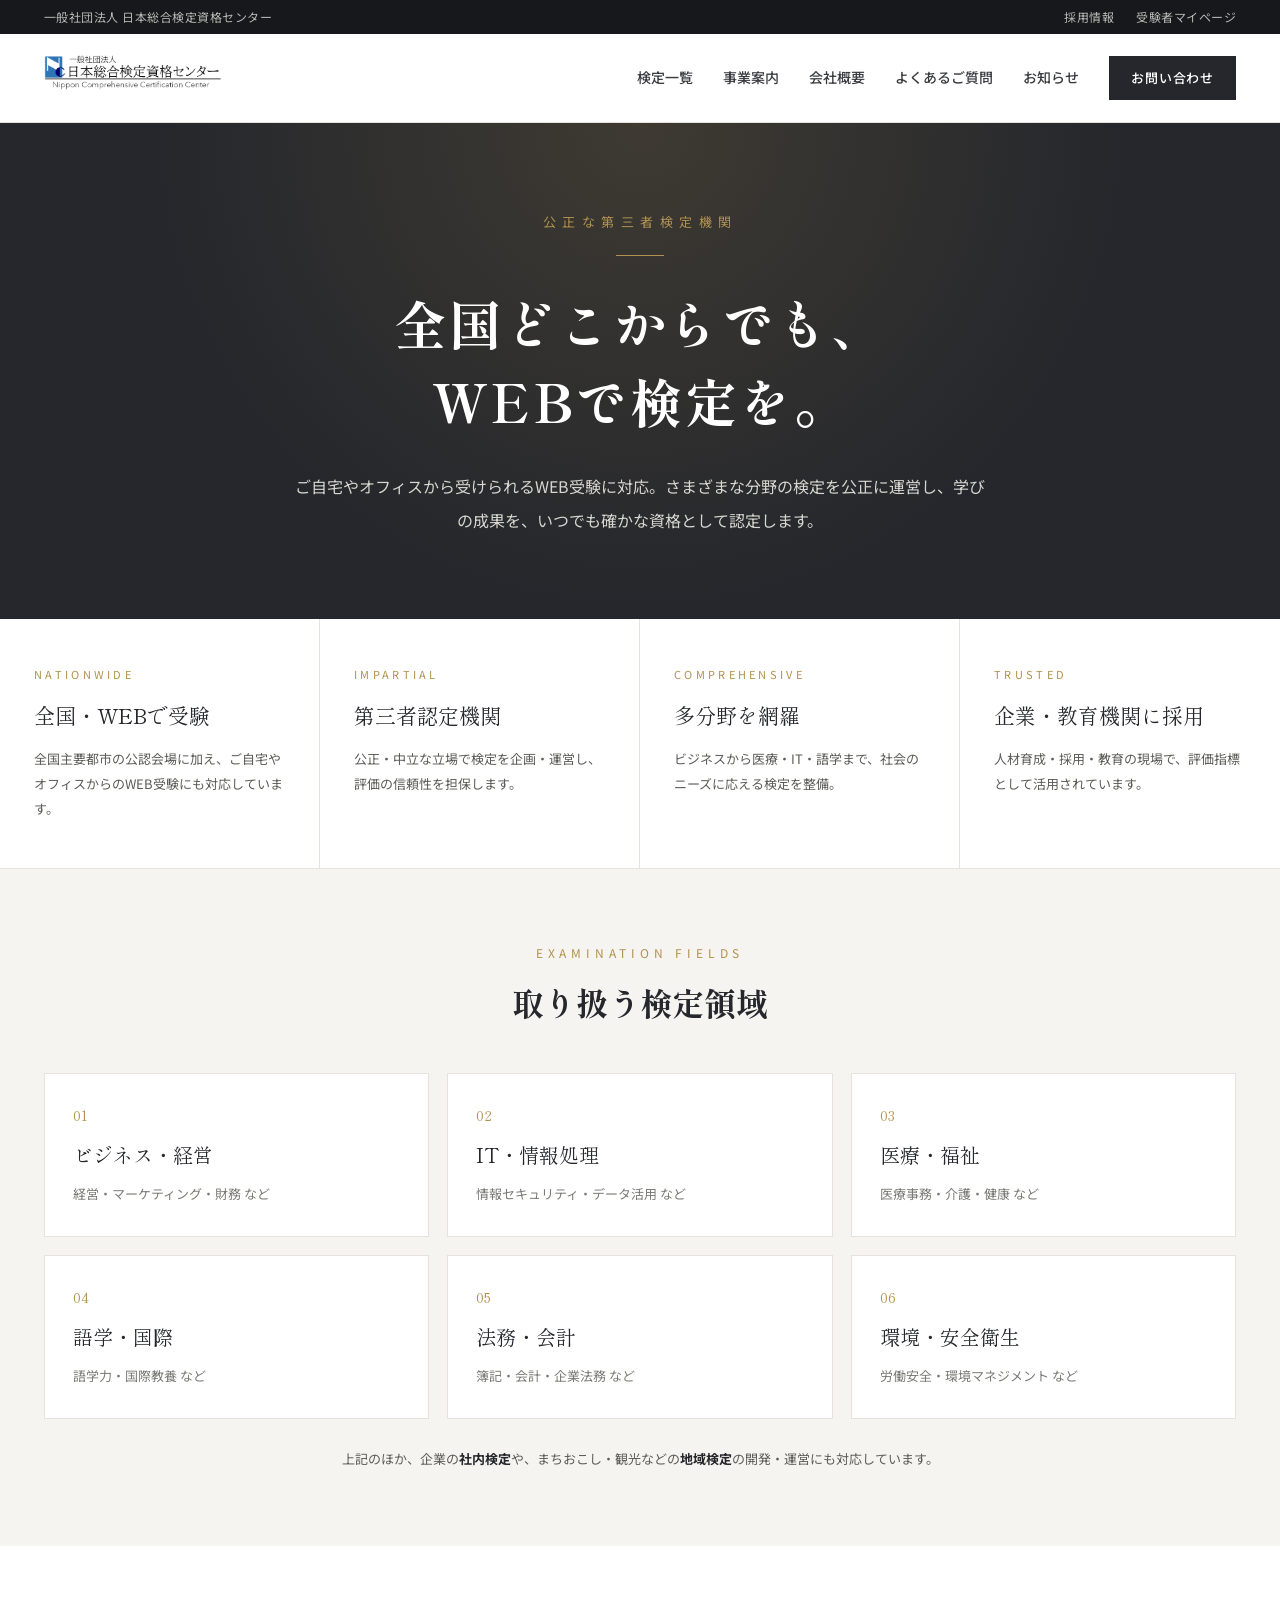
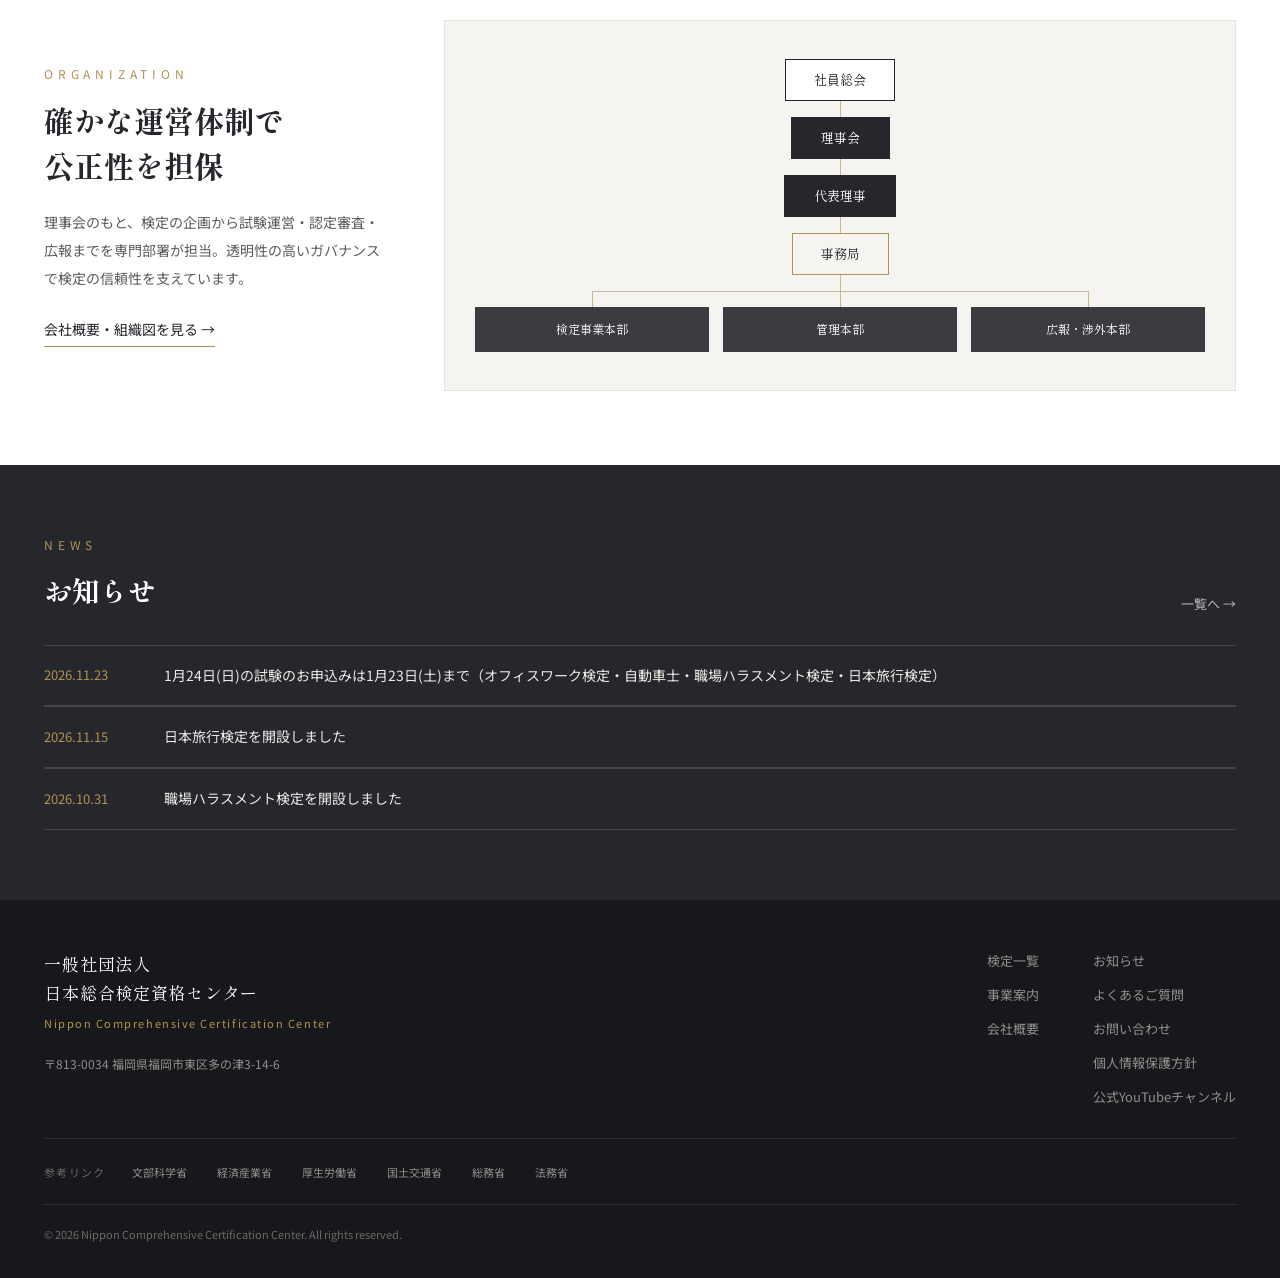
<file: index.html>
<!DOCTYPE html>
<html lang="ja">
<head>
<!-- Google tag (gtag.js) -->
<script async src="https://www.googletagmanager.com/gtag/js?id=G-DT82KPRKSF"></script>
<script>
  window.dataLayer = window.dataLayer || [];
  function gtag(){dataLayer.push(arguments);}
  gtag('js', new Date());
  gtag('config', 'G-DT82KPRKSF');
</script>
<meta charset="utf-8">
<meta name="viewport" content="width=device-width, initial-scale=1">
<meta name="format-detection" content="telephone=no,address=no,email=no">
<meta name="google-site-verification" content="-kDift8Qa4Vks39oOHflIef_TW5a2pNYYRvmZuTj3CE" />
<title>一般社団法人 日本総合検定資格センター</title>
<meta name="description" content="全国どこからでもWEBで受検できる、公正な第三者検定機関。さまざまな分野の検定を企画・運営し、学びの成果を確かな資格として認定します。">
<link rel="canonical" href="https://kentei-center.or.jp/">
<meta name="robots" content="index,follow">
<meta property="og:type" content="website">
<meta property="og:site_name" content="一般社団法人 日本総合検定資格センター">
<meta property="og:locale" content="ja_JP">
<meta property="og:title" content="一般社団法人 日本総合検定資格センター">
<meta property="og:description" content="全国どこからでもWEBで受検できる、公正な第三者検定機関。さまざまな分野の検定を企画・運営し、学びの成果を確かな資格として認定します。">
<meta property="og:url" content="https://kentei-center.or.jp/">
<meta property="og:image" content="https://kentei-center.or.jp/assets/ogp.png">
<meta name="twitter:card" content="summary_large_image">
<meta name="twitter:title" content="一般社団法人 日本総合検定資格センター">
<meta name="twitter:description" content="全国どこからでもWEBで受検できる、公正な第三者検定機関。さまざまな分野の検定を企画・運営し、学びの成果を確かな資格として認定します。">
<meta name="twitter:image" content="https://kentei-center.or.jp/assets/ogp.png">

<link rel="preconnect" href="https://fonts.googleapis.com">
<link rel="preconnect" href="https://fonts.gstatic.com" crossorigin>
<link href="https://fonts.googleapis.com/css2?family=Noto+Sans+JP:wght@400;500;700&family=Shippori+Mincho:wght@500;600;700;800&display=swap" rel="stylesheet">
<link rel="icon" href="favicon.ico" sizes="48x48">
<link rel="icon" href="assets/favicon-32.png" type="image/png" sizes="32x32">
<link rel="icon" href="assets/favicon-192.png" type="image/png" sizes="192x192">
<link rel="apple-touch-icon" href="assets/apple-touch-icon.png">
<link rel="stylesheet" href="css/styles.css">
<script src="js/main.js" defer></script>
<script src="js/news.js" defer></script>
<script type="application/ld+json">
{
  "@context": "https://schema.org",
  "@type": "Organization",
  "name": "一般社団法人 日本総合検定資格センター",
  "alternateName": "Nippon Comprehensive Certification Center",
  "url": "https://kentei-center.or.jp/",
  "logo": "https://kentei-center.or.jp/assets/ogp.png",
  "description": "全国どこからでもWEBで受検できる、公正な第三者検定機関。さまざまな分野の検定を企画・運営し、学びの成果を確かな資格として認定します。",
  "address": {
    "@type": "PostalAddress",
    "postalCode": "813-0034",
    "addressRegion": "福岡県",
    "addressLocality": "福岡市東区",
    "streetAddress": "多の津3-14-6",
    "addressCountry": "JP"
  },
  "contactPoint": {
    "@type": "ContactPoint",
    "contactType": "customer support",
    "email": "info@kentei-center.or.jp",
    "url": "https://kentei-center.or.jp/contact.html"
  }
}
</script>
</head>
<body>
<div class="site">

  <!-- トップバー -->
  <div class="topbar px">
    <span class="topbar__org">一般社団法人 日本総合検定資格センター</span>
    <div class="topbar__links">
      <a href="recruit.html">採用情報</a>
      <span class="is-plain">受験者マイページ</span>
    </div>
  </div>

  <!-- ヘッダー -->
  <header class="header">
    <a class="header__logo" href="index.html"><img src="assets/logo-t.png" alt="一般社団法人 日本総合検定資格センター" width="1045" height="283"></a>
    <button class="nav-toggle" type="button" aria-label="メニューを開閉" aria-expanded="false"><span></span><span></span><span></span></button>
    <nav class="nav">
      <a href="kentei.html">検定一覧</a>
      <a href="business.html">事業案内</a>
      <a href="about.html">会社概要</a>
      <a href="faq.html">よくあるご質問</a>
      <a href="news.html">お知らせ</a>
      <a class="nav__cta" href="contact.html">お問い合わせ</a>
    </nav>
  </header>

  <!-- ヒーロー -->
  <section class="hero">
    <div class="hero__eyebrow">公正な第三者検定機関</div>
    <div class="hero__rule"></div>
    <h1 class="hero__title">全国どこからでも、<br>WEBで検定を。</h1>
    <p class="hero__lead">ご自宅やオフィスから受けられるWEB受験に対応。さまざまな分野の検定を公正に運営し、学びの成果を、いつでも確かな資格として認定します。</p>
  </section>

  <!-- 信頼バンド（数値を使わず規模感を示す） -->
  <section class="trust">
    <div class="trust__cell">
      <div class="trust__en">NATIONWIDE</div>
      <div class="trust__ttl">全国・WEBで受験</div>
      <div class="trust__desc">全国主要都市の公認会場に加え、ご自宅やオフィスからのWEB受験にも対応しています。</div>
    </div>
    <div class="trust__cell">
      <div class="trust__en">IMPARTIAL</div>
      <div class="trust__ttl">第三者認定機関</div>
      <div class="trust__desc">公正・中立な立場で検定を企画・運営し、評価の信頼性を担保します。</div>
    </div>
    <div class="trust__cell">
      <div class="trust__en">COMPREHENSIVE</div>
      <div class="trust__ttl">多分野を網羅</div>
      <div class="trust__desc">ビジネスから医療・IT・語学まで、社会のニーズに応える検定を整備。</div>
    </div>
    <div class="trust__cell">
      <div class="trust__en">TRUSTED</div>
      <div class="trust__ttl">企業・教育機関に採用</div>
      <div class="trust__desc">人材育成・採用・教育の現場で、評価指標として活用されています。</div>
    </div>
  </section>

  <!-- 取り扱う検定領域 -->
  <section class="section section--paper">
    <div class="section-head">
      <div class="eyebrow">EXAMINATION FIELDS</div>
      <h2>取り扱う検定領域</h2>
    </div>
    <div class="card-grid">
      <div class="card"><div class="card__no">01</div><div class="card__ttl">ビジネス・経営</div><div class="card__desc">経営・マーケティング・財務 など</div></div>
      <div class="card"><div class="card__no">02</div><div class="card__ttl">IT・情報処理</div><div class="card__desc">情報セキュリティ・データ活用 など</div></div>
      <div class="card"><div class="card__no">03</div><div class="card__ttl">医療・福祉</div><div class="card__desc">医療事務・介護・健康 など</div></div>
      <div class="card"><div class="card__no">04</div><div class="card__ttl">語学・国際</div><div class="card__desc">語学力・国際教養 など</div></div>
      <div class="card"><div class="card__no">05</div><div class="card__ttl">法務・会計</div><div class="card__desc">簿記・会計・企業法務 など</div></div>
      <div class="card"><div class="card__no">06</div><div class="card__ttl">環境・安全衛生</div><div class="card__desc">労働安全・環境マネジメント など</div></div>
    </div>
    <p class="note-center">上記のほか、企業の<strong>社内検定</strong>や、まちおこし・観光などの<strong>地域検定</strong>の開発・運営にも対応しています。</p>
  </section>

  <!-- 組織体制ティザー -->
  <section class="org-teaser">
    <div class="org-teaser__grid">
      <div>
        <div class="eyebrow">ORGANIZATION</div>
        <h2 class="org-teaser__ttl">確かな運営体制で<br>公正性を担保</h2>
        <p class="org-teaser__txt">理事会のもと、検定の企画から試験運営・認定審査・広報までを専門部署が担当。透明性の高いガバナンスで検定の信頼性を支えています。</p>
        <a class="org-teaser__link" href="about.html">会社概要・組織図を見る →</a>
      </div>
      <div class="org-teaser__chart">
        <div class="org-center"><span class="orgbox orgbox--outline">社員総会</span></div>
        <div class="orgline"></div>
        <div class="org-center"><span class="orgbox orgbox--dark">理事会</span></div>
        <div class="orgline"></div>
        <div class="org-center"><span class="orgbox orgbox--dark">代表理事</span></div>
        <div class="orgline"></div>
        <div class="org-center"><span class="orgbox orgbox--gold">事務局</span></div>
        <div class="orgline"></div>
        <div class="org-branch">
          <div class="org-branch__bar"></div>
          <div class="org-branch__cols">
            <div class="org-branch__col"><div class="orgline"></div><div class="orgbox orgbox--unit">検定事業本部</div></div>
            <div class="org-branch__col"><div class="orgline"></div><div class="orgbox orgbox--unit">管理本部</div></div>
            <div class="org-branch__col"><div class="orgline"></div><div class="orgbox orgbox--unit">広報・渉外本部</div></div>
          </div>
        </div>
      </div>
    </div>
  </section>

  <!-- お知らせ -->
  <section class="news-band">
    <div class="news-band__head">
      <div>
        <div class="eyebrow">NEWS</div>
        <h2>お知らせ</h2>
      </div>
      <a class="news-band__more" href="news.html">一覧へ →</a>
    </div>
    <div id="news-latest"></div>
  </section>

  <!-- フッター -->
  <footer class="footer">
    <div class="footer__top">
      <div>
        <a class="footer__brand" href="index.html">
          <div class="footer__name">一般社団法人<br>日本総合検定資格センター</div>
          <div class="footer__en">Nippon Comprehensive Certification Center</div>
        </a>
        <div class="footer__addr">〒813-0034 福岡県福岡市東区多の津3-14-6</div>
      </div>
      <div class="footer__nav">
        <div class="footer__col">
          <a href="kentei.html">検定一覧</a>
          <a href="business.html">事業案内</a>
          <a href="about.html">会社概要</a>
        </div>
        <div class="footer__col">
          <a href="news.html">お知らせ</a>
          <a href="faq.html">よくあるご質問</a>
          <a href="contact.html">お問い合わせ</a>
          <a href="privacy.html">個人情報保護方針</a>
          <a href="https://www.youtube.com/@kentei-center" target="_blank" rel="noopener">公式YouTubeチャンネル</a>
        </div>
      </div>
    </div>
    <div class="footer__links">
      <span class="footer__links-ttl">参考リンク</span>
      <div class="footer__links-list">
        <a href="https://www.mext.go.jp/" target="_blank" rel="noopener">文部科学省</a>
        <a href="https://www.meti.go.jp/" target="_blank" rel="noopener">経済産業省</a>
        <a href="https://www.mhlw.go.jp/" target="_blank" rel="noopener">厚生労働省</a>
        <a href="https://www.mlit.go.jp/" target="_blank" rel="noopener">国土交通省</a>
        <a href="https://www.soumu.go.jp/" target="_blank" rel="noopener">総務省</a>
        <a href="https://www.moj.go.jp/" target="_blank" rel="noopener">法務省</a>
      </div>
    </div>
    <div class="footer__copy">© 2026 Nippon Comprehensive Certification Center. All rights reserved.</div>
  </footer>

</div>
</body>
</html>
</file>
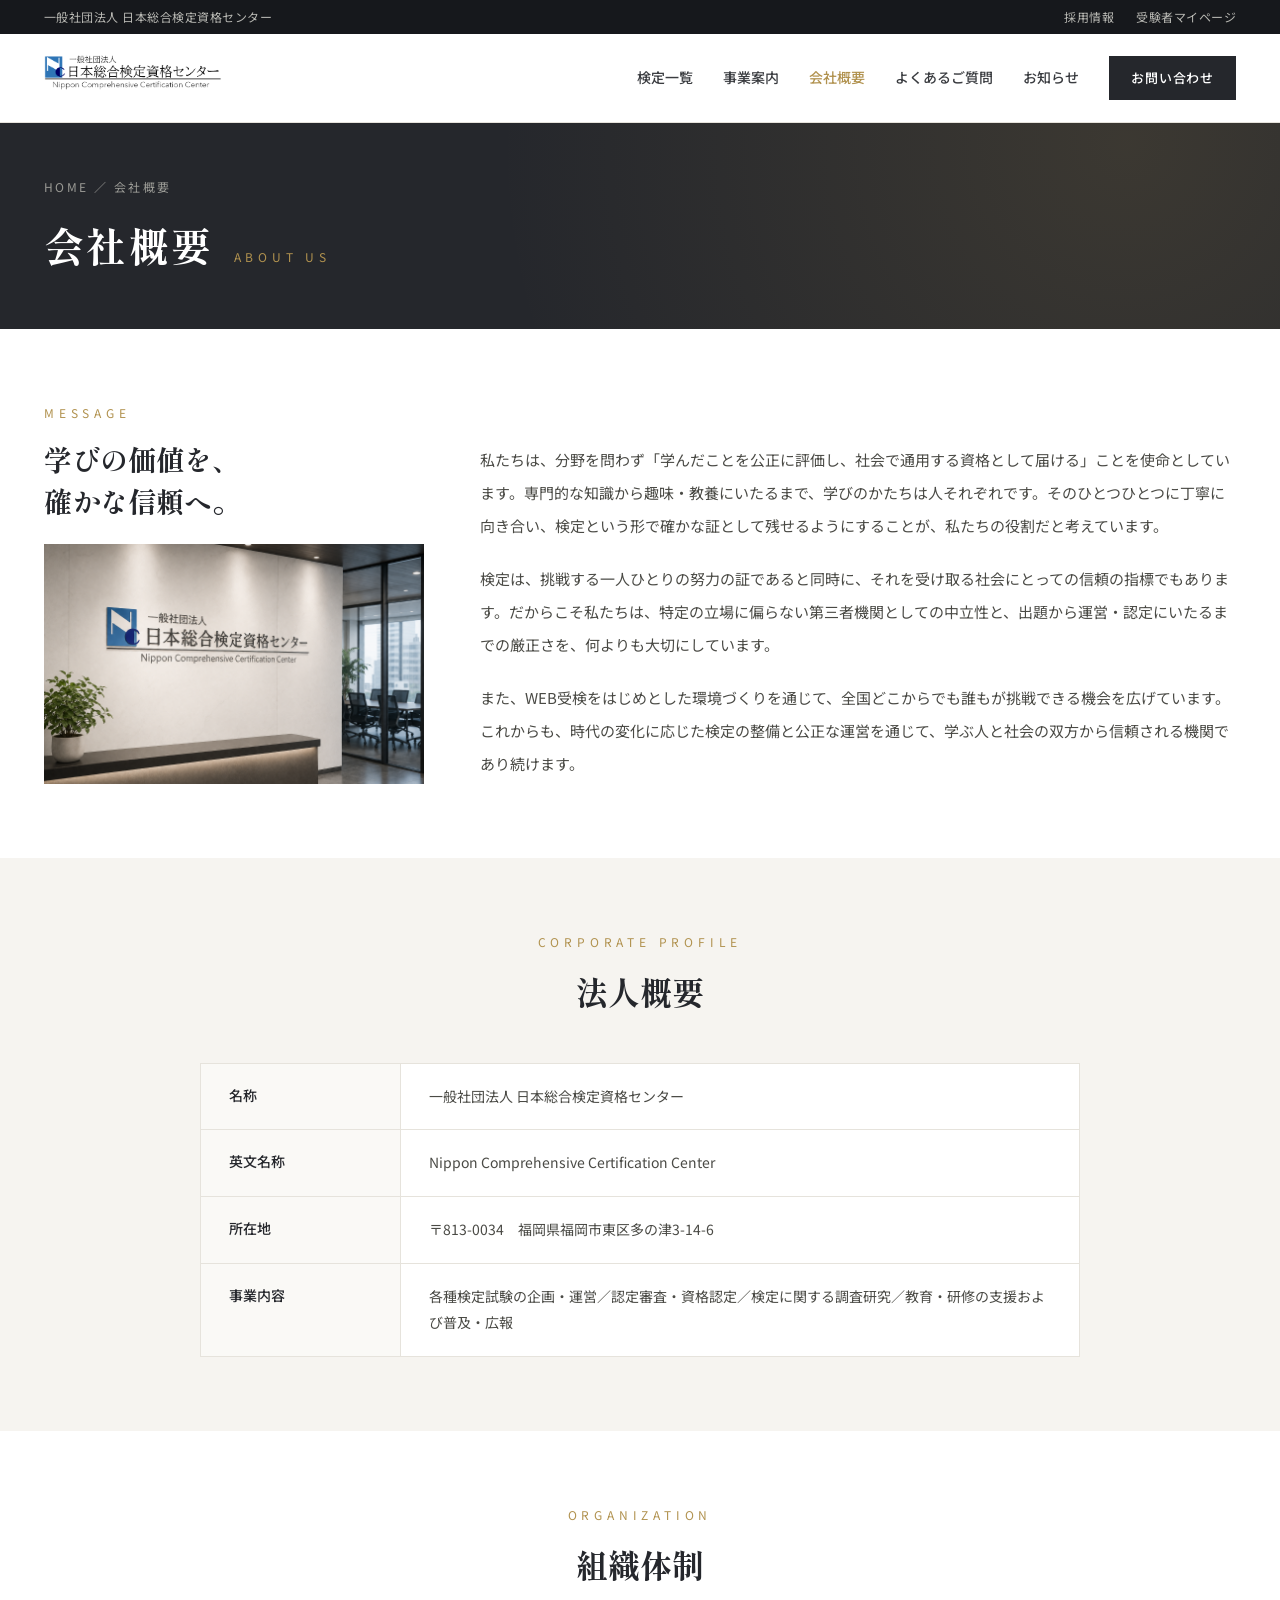
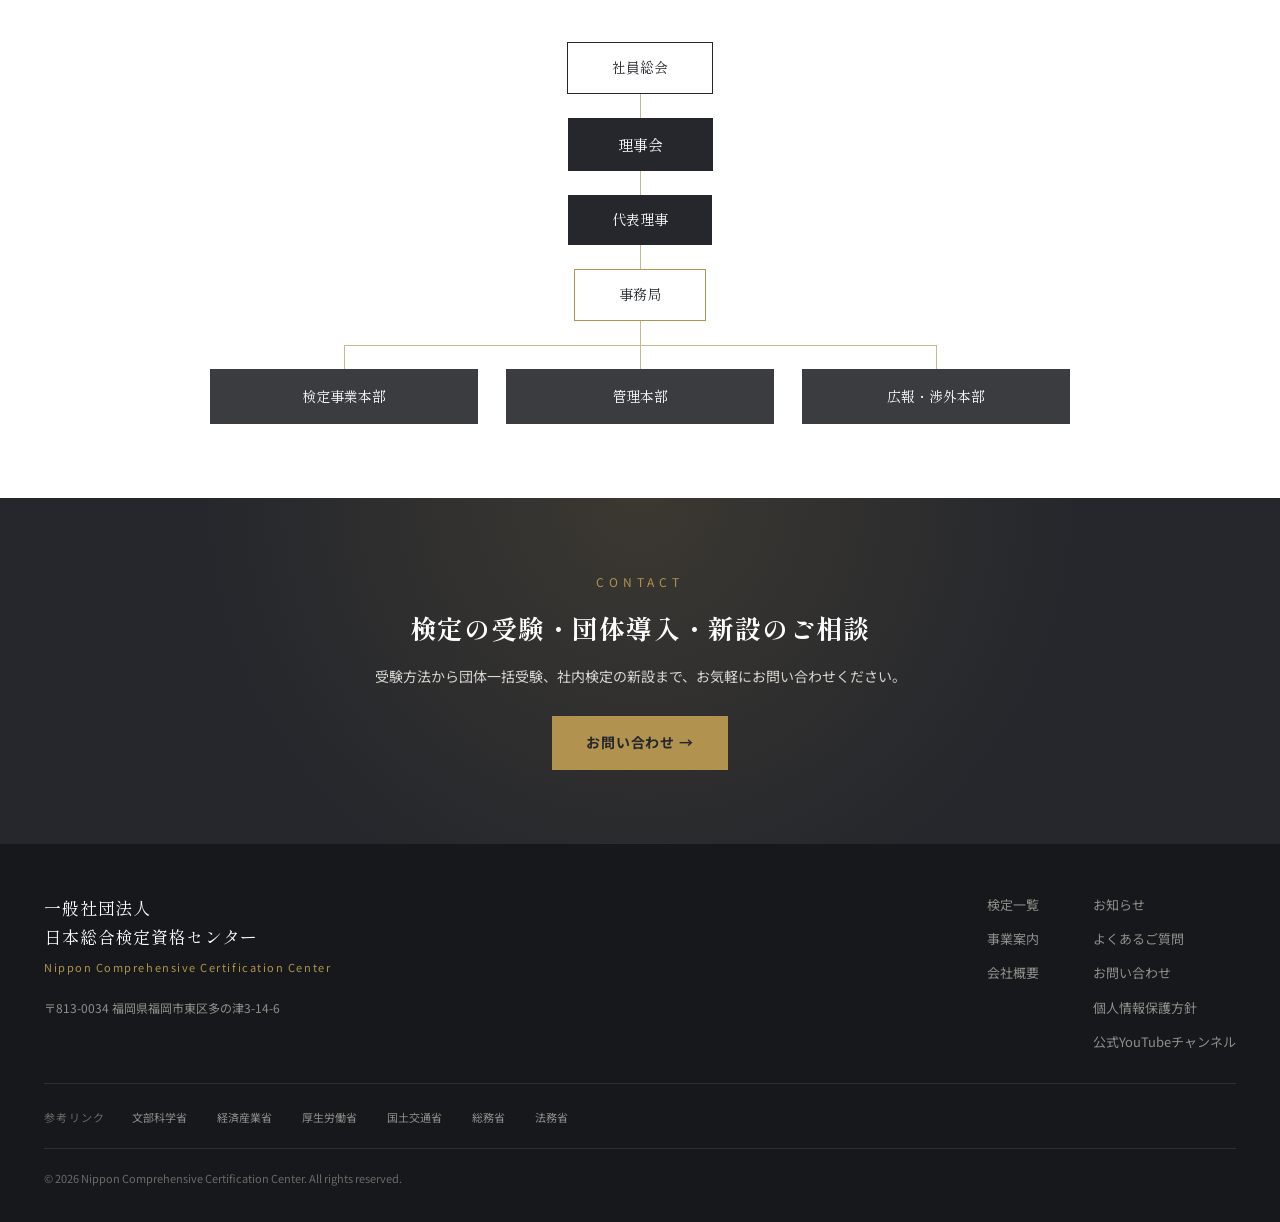
<file: about.html>
<!DOCTYPE html>
<html lang="ja">
<head>
<!-- Google tag (gtag.js) -->
<script async src="https://www.googletagmanager.com/gtag/js?id=G-DT82KPRKSF"></script>
<script>
  window.dataLayer = window.dataLayer || [];
  function gtag(){dataLayer.push(arguments);}
  gtag('js', new Date());
  gtag('config', 'G-DT82KPRKSF');
</script>
<meta charset="utf-8">
<meta name="viewport" content="width=device-width, initial-scale=1">
<meta name="format-detection" content="telephone=no,address=no,email=no">
<title>会社概要 | 一般社団法人 日本総合検定資格センター</title>
<meta name="description" content="一般社団法人 日本総合検定資格センターの会社概要。法人概要・組織体制（組織図）をご紹介します。">
<link rel="canonical" href="https://kentei-center.or.jp/about.html">
<meta name="robots" content="index,follow">
<meta property="og:type" content="website">
<meta property="og:site_name" content="一般社団法人 日本総合検定資格センター">
<meta property="og:locale" content="ja_JP">
<meta property="og:title" content="会社概要 | 一般社団法人 日本総合検定資格センター">
<meta property="og:description" content="一般社団法人 日本総合検定資格センターの会社概要。法人概要・組織体制（組織図）をご紹介します。">
<meta property="og:url" content="https://kentei-center.or.jp/about.html">
<meta property="og:image" content="https://kentei-center.or.jp/assets/ogp.png">
<meta name="twitter:card" content="summary_large_image">
<meta name="twitter:title" content="会社概要 | 一般社団法人 日本総合検定資格センター">
<meta name="twitter:description" content="一般社団法人 日本総合検定資格センターの会社概要。法人概要・組織体制（組織図）をご紹介します。">
<meta name="twitter:image" content="https://kentei-center.or.jp/assets/ogp.png">

<link rel="preconnect" href="https://fonts.googleapis.com">
<link rel="preconnect" href="https://fonts.gstatic.com" crossorigin>
<link href="https://fonts.googleapis.com/css2?family=Noto+Sans+JP:wght@400;500;700&family=Shippori+Mincho:wght@500;600;700;800&display=swap" rel="stylesheet">
<link rel="icon" href="favicon.ico" sizes="48x48">
<link rel="icon" href="assets/favicon-32.png" type="image/png" sizes="32x32">
<link rel="icon" href="assets/favicon-192.png" type="image/png" sizes="192x192">
<link rel="apple-touch-icon" href="assets/apple-touch-icon.png">
<link rel="stylesheet" href="css/styles.css">
<script src="js/main.js" defer></script>
<script type="application/ld+json">
{
  "@context": "https://schema.org",
  "@type": "BreadcrumbList",
  "itemListElement": [
    {
      "@type": "ListItem",
      "position": 1,
      "name": "HOME",
      "item": "https://kentei-center.or.jp/"
    },
    {
      "@type": "ListItem",
      "position": 2,
      "name": "会社概要",
      "item": "https://kentei-center.or.jp/about.html"
    }
  ]
}
</script>
</head>
<body>
<div class="site">

  <div class="topbar px">
    <span class="topbar__org">一般社団法人 日本総合検定資格センター</span>
    <div class="topbar__links">
      <a href="recruit.html">採用情報</a>
      <span class="is-plain">受験者マイページ</span>
    </div>
  </div>

  <header class="header">
    <a class="header__logo" href="index.html"><img src="assets/logo-t.png" alt="一般社団法人 日本総合検定資格センター" width="1045" height="283"></a>
    <button class="nav-toggle" type="button" aria-label="メニューを開閉" aria-expanded="false"><span></span><span></span><span></span></button>
    <nav class="nav">
      <a href="kentei.html">検定一覧</a>
      <a href="business.html">事業案内</a>
      <a class="is-active" href="about.html">会社概要</a>
      <a href="faq.html">よくあるご質問</a>
      <a href="news.html">お知らせ</a>
      <a class="nav__cta" href="contact.html">お問い合わせ</a>
    </nav>
  </header>

  <section class="page-title">
    <div class="breadcrumb"><a href="index.html">HOME</a> ／ 会社概要</div>
    <div class="page-title__row">
      <h1>会社概要</h1>
      <span class="page-title__en">ABOUT US</span>
    </div>
  </section>

  <!-- 代表挨拶 -->
  <section class="message">
    <div>
      <div class="eyebrow">MESSAGE</div>
      <h2 class="message__ttl">学びの価値を、<br>確かな信頼へ。</h2>
      <div class="message__photo" style="background-image:url('assets/reception.png')"></div>
    </div>
    <div class="message__body">
      <p>私たちは、分野を問わず「学んだことを公正に評価し、社会で通用する資格として届ける」ことを使命としています。専門的な知識から趣味・教養にいたるまで、学びのかたちは人それぞれです。そのひとつひとつに丁寧に向き合い、検定という形で確かな証として残せるようにすることが、私たちの役割だと考えています。</p>
      <p>検定は、挑戦する一人ひとりの努力の証であると同時に、それを受け取る社会にとっての信頼の指標でもあります。だからこそ私たちは、特定の立場に偏らない第三者機関としての中立性と、出題から運営・認定にいたるまでの厳正さを、何よりも大切にしています。</p>
      <p>また、WEB受検をはじめとした環境づくりを通じて、全国どこからでも誰もが挑戦できる機会を広げています。これからも、時代の変化に応じた検定の整備と公正な運営を通じて、学ぶ人と社会の双方から信頼される機関であり続けます。</p>
    </div>
  </section>

  <!-- 法人概要 -->
  <section class="section section--paper">
    <div class="section-head">
      <div class="eyebrow">CORPORATE PROFILE</div>
      <h2>法人概要</h2>
    </div>
    <div class="profile">
      <div class="profile__row"><div class="profile__k">名称</div><div class="profile__v">一般社団法人 日本総合検定資格センター</div></div>
      <div class="profile__row"><div class="profile__k">英文名称</div><div class="profile__v">Nippon Comprehensive Certification Center</div></div>
      <div class="profile__row"><div class="profile__k">所在地</div><div class="profile__v">〒813-0034　福岡県福岡市東区多の津3-14-6</div></div>
      <div class="profile__row"><div class="profile__k">事業内容</div><div class="profile__v">各種検定試験の企画・運営／認定審査・資格認定／検定に関する調査研究／教育・研修の支援および普及・広報</div></div>
    </div>
  </section>

  <!-- 組織体制（組織図） -->
  <section class="section section--white">
    <div class="section-head" style="margin-bottom:50px">
      <div class="eyebrow">ORGANIZATION</div>
      <h2>組織体制</h2>
    </div>
    <div class="orgchart">
      <div class="orgchart__row"><div class="obox obox--assembly">社員総会</div></div>
      <div class="orgchart__line"></div>
      <div class="orgchart__row"><div class="obox obox--board">理事会</div></div>
      <div class="orgchart__line"></div>
      <div class="orgchart__row"><div class="obox obox--rep">代表理事</div></div>
      <div class="orgchart__line"></div>
      <div class="orgchart__row"><div class="obox obox--office">事務局</div></div>
      <div class="orgchart__line"></div>
      <div class="orgchart__branch">
        <div class="orgchart__bar"></div>
        <div class="orgchart__cols">
          <div class="orgchart__col"><div class="orgchart__stub"></div><div class="obox obox--unit">検定事業本部</div></div>
          <div class="orgchart__col"><div class="orgchart__stub"></div><div class="obox obox--unit">管理本部</div></div>
          <div class="orgchart__col"><div class="orgchart__stub"></div><div class="obox obox--unit">広報・渉外本部</div></div>
        </div>
      </div>
    </div>
  </section>

  <!-- お問い合わせCTA -->
  <section class="section--dark cta-band" style="padding-top:74px;padding-bottom:74px">
    <div class="eyebrow" style="margin-bottom:14px">CONTACT</div>
    <h2 style="line-height:1.6">検定の受験・団体導入・新設のご相談</h2>
    <p>受験方法から団体一括受験、社内検定の新設まで、お気軽にお問い合わせください。</p>
    <a class="btn btn--gold" href="contact.html">お問い合わせ →</a>
  </section>

  <footer class="footer">
    <div class="footer__top">
      <div>
        <a class="footer__brand" href="index.html">
          <div class="footer__name">一般社団法人<br>日本総合検定資格センター</div>
          <div class="footer__en">Nippon Comprehensive Certification Center</div>
        </a>
        <div class="footer__addr">〒813-0034 福岡県福岡市東区多の津3-14-6</div>
      </div>
      <div class="footer__nav">
        <div class="footer__col">
          <a href="kentei.html">検定一覧</a>
          <a href="business.html">事業案内</a>
          <a href="about.html">会社概要</a>
        </div>
        <div class="footer__col">
          <a href="news.html">お知らせ</a>
          <a href="faq.html">よくあるご質問</a>
          <a href="contact.html">お問い合わせ</a>
          <a href="privacy.html">個人情報保護方針</a>
          <a href="https://www.youtube.com/@kentei-center" target="_blank" rel="noopener">公式YouTubeチャンネル</a>
        </div>
      </div>
    </div>
    <div class="footer__links">
      <span class="footer__links-ttl">参考リンク</span>
      <div class="footer__links-list">
        <a href="https://www.mext.go.jp/" target="_blank" rel="noopener">文部科学省</a>
        <a href="https://www.meti.go.jp/" target="_blank" rel="noopener">経済産業省</a>
        <a href="https://www.mhlw.go.jp/" target="_blank" rel="noopener">厚生労働省</a>
        <a href="https://www.mlit.go.jp/" target="_blank" rel="noopener">国土交通省</a>
        <a href="https://www.soumu.go.jp/" target="_blank" rel="noopener">総務省</a>
        <a href="https://www.moj.go.jp/" target="_blank" rel="noopener">法務省</a>
      </div>
    </div>
    <div class="footer__copy">© 2026 Nippon Comprehensive Certification Center. All rights reserved.</div>
  </footer>

</div>
</body>
</html>
</file>
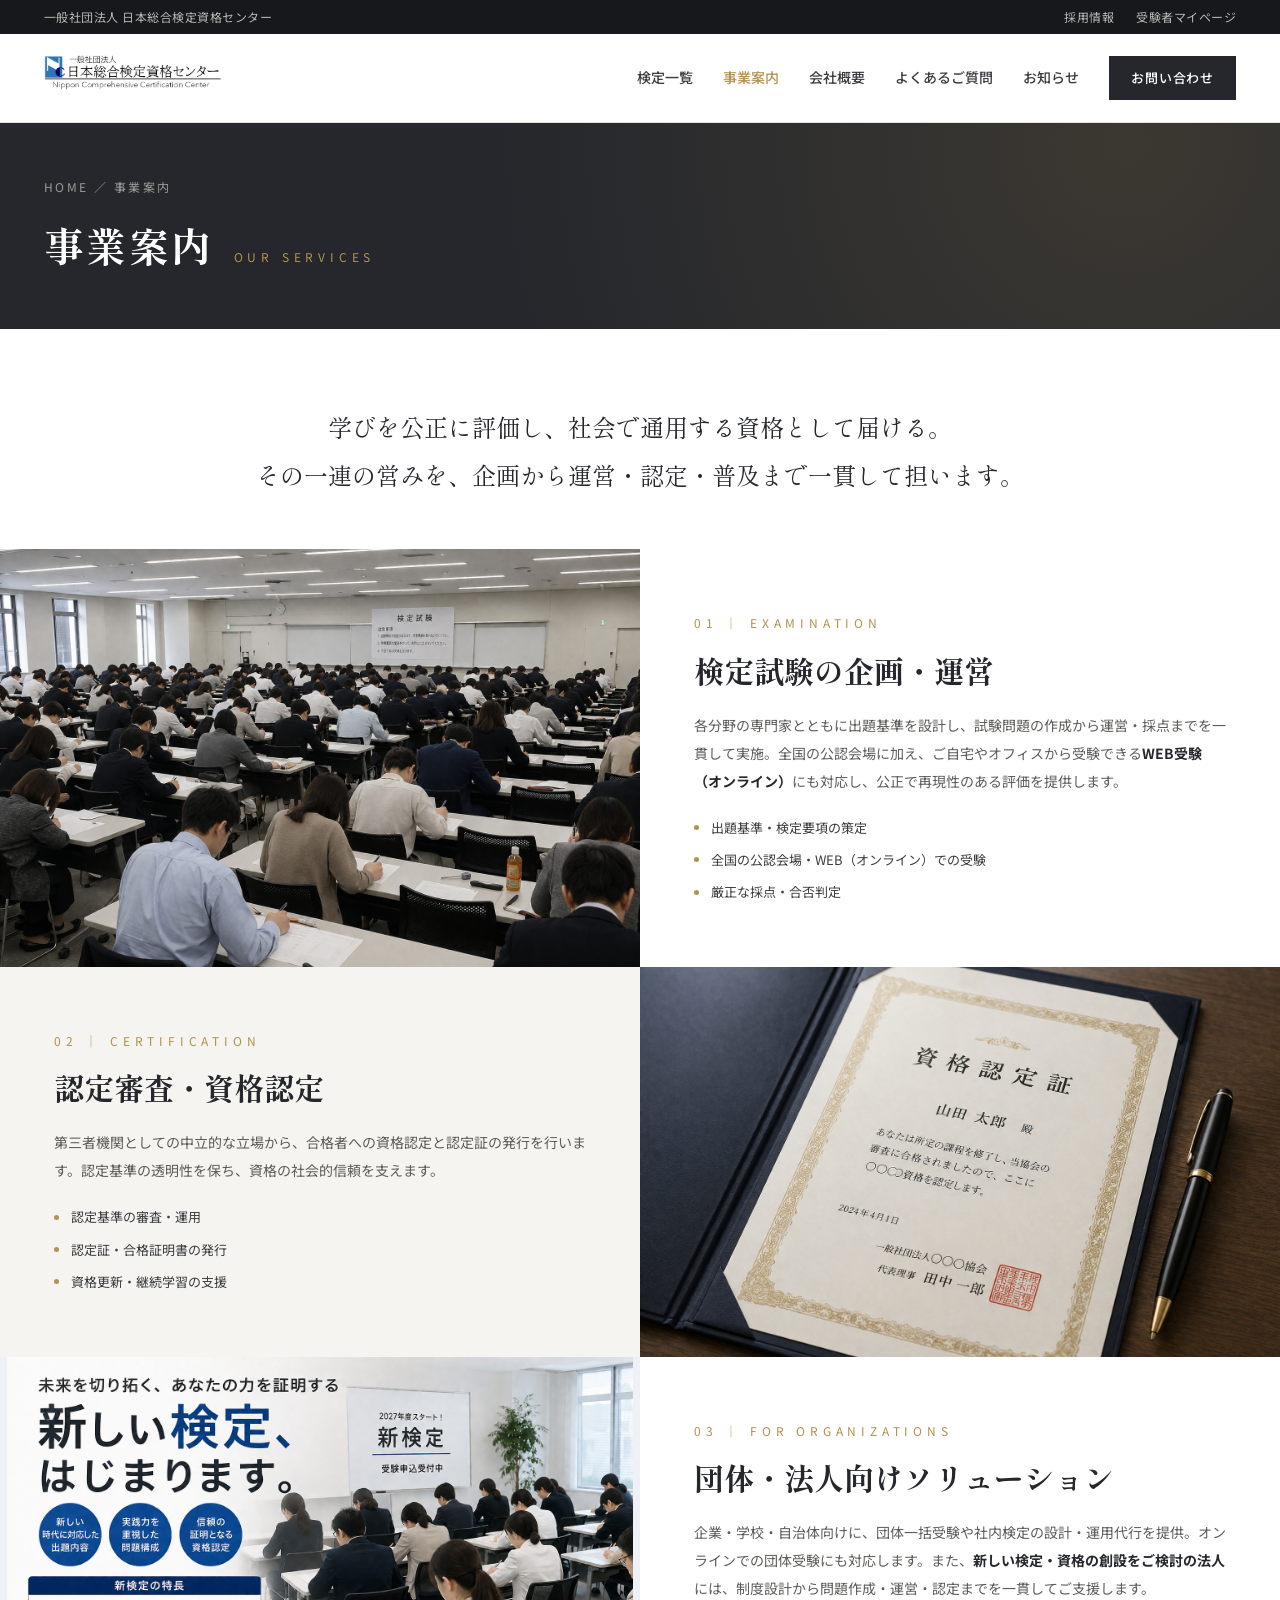
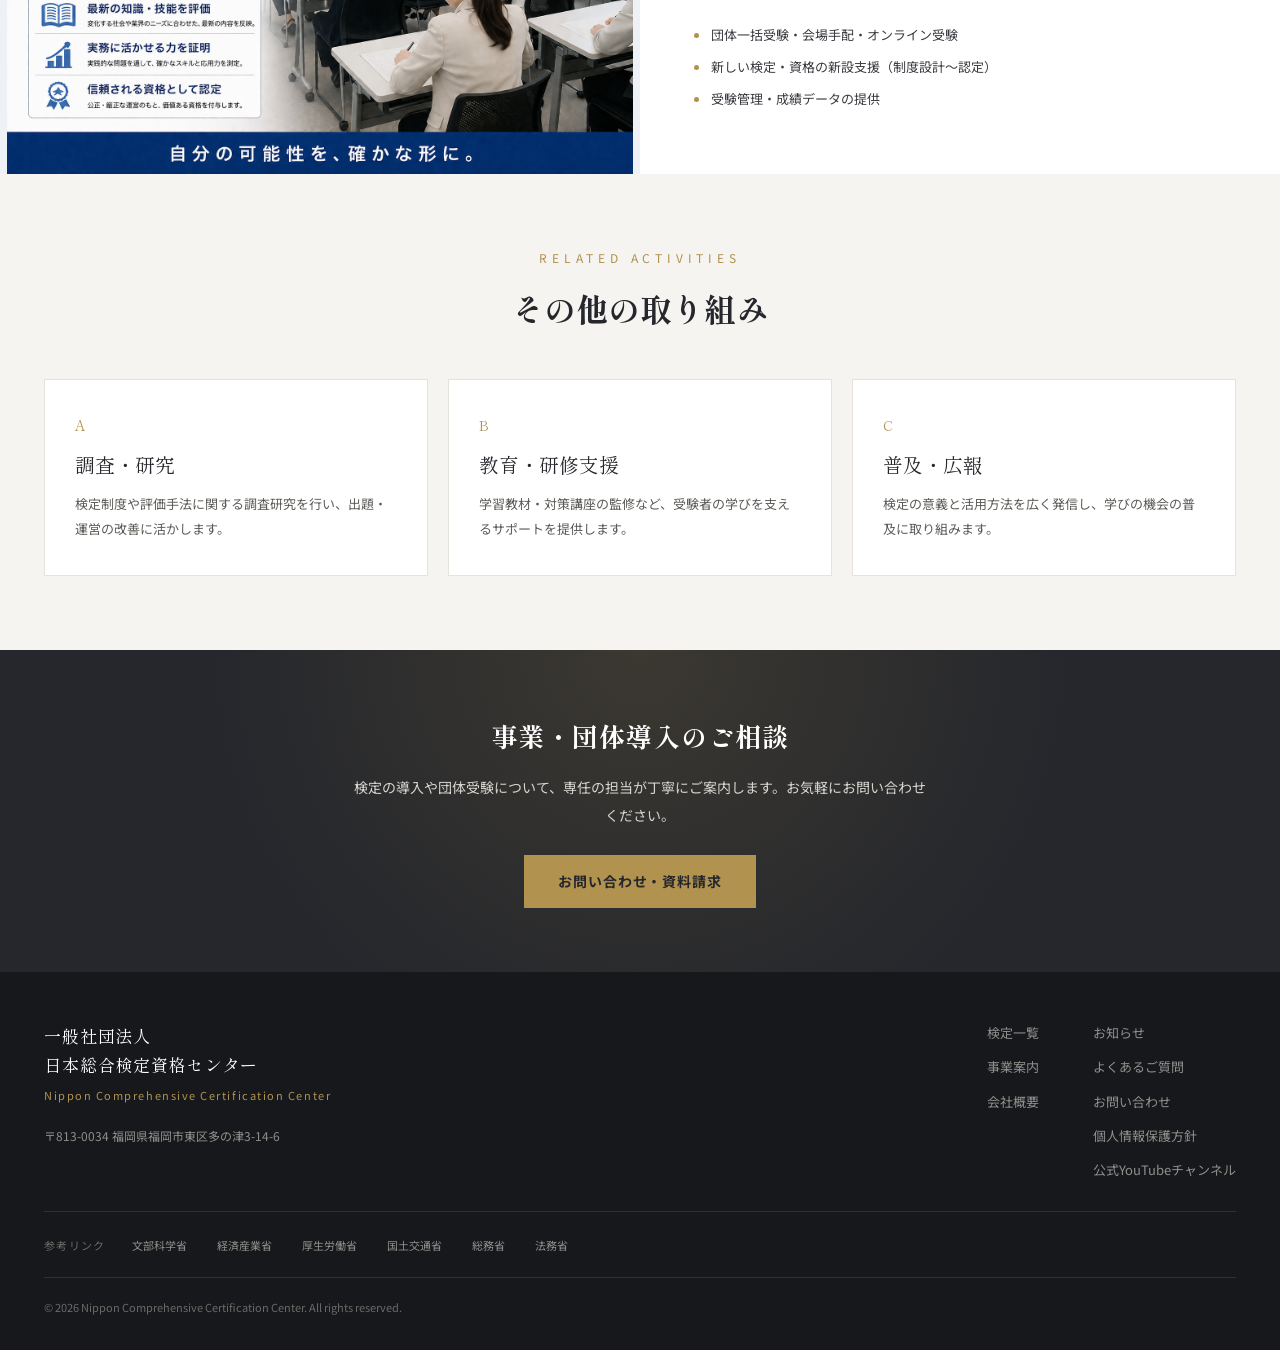
<file: business.html>
<!DOCTYPE html>
<html lang="ja">
<head>
<!-- Google tag (gtag.js) -->
<script async src="https://www.googletagmanager.com/gtag/js?id=G-DT82KPRKSF"></script>
<script>
  window.dataLayer = window.dataLayer || [];
  function gtag(){dataLayer.push(arguments);}
  gtag('js', new Date());
  gtag('config', 'G-DT82KPRKSF');
</script>
<meta charset="utf-8">
<meta name="viewport" content="width=device-width, initial-scale=1">
<meta name="format-detection" content="telephone=no,address=no,email=no">
<title>事業案内 | 一般社団法人 日本総合検定資格センター</title>
<meta name="description" content="検定試験の企画・運営、認定審査・資格認定、団体・法人向けソリューションを軸に、学びを公正に評価し社会で通用する資格として届けます。新しい検定の新設支援にも対応。">
<link rel="canonical" href="https://kentei-center.or.jp/business.html">
<meta name="robots" content="index,follow">
<meta property="og:type" content="website">
<meta property="og:site_name" content="一般社団法人 日本総合検定資格センター">
<meta property="og:locale" content="ja_JP">
<meta property="og:title" content="事業案内 | 一般社団法人 日本総合検定資格センター">
<meta property="og:description" content="検定試験の企画・運営、認定審査・資格認定、団体・法人向けソリューションを軸に、学びを公正に評価し社会で通用する資格として届けます。新しい検定の新設支援にも対応。">
<meta property="og:url" content="https://kentei-center.or.jp/business.html">
<meta property="og:image" content="https://kentei-center.or.jp/assets/ogp.png">
<meta name="twitter:card" content="summary_large_image">
<meta name="twitter:title" content="事業案内 | 一般社団法人 日本総合検定資格センター">
<meta name="twitter:description" content="検定試験の企画・運営、認定審査・資格認定、団体・法人向けソリューションを軸に、学びを公正に評価し社会で通用する資格として届けます。新しい検定の新設支援にも対応。">
<meta name="twitter:image" content="https://kentei-center.or.jp/assets/ogp.png">

<link rel="preconnect" href="https://fonts.googleapis.com">
<link rel="preconnect" href="https://fonts.gstatic.com" crossorigin>
<link href="https://fonts.googleapis.com/css2?family=Noto+Sans+JP:wght@400;500;700&family=Shippori+Mincho:wght@500;600;700;800&display=swap" rel="stylesheet">
<link rel="icon" href="favicon.ico" sizes="48x48">
<link rel="icon" href="assets/favicon-32.png" type="image/png" sizes="32x32">
<link rel="icon" href="assets/favicon-192.png" type="image/png" sizes="192x192">
<link rel="apple-touch-icon" href="assets/apple-touch-icon.png">
<link rel="stylesheet" href="css/styles.css">
<script src="js/main.js" defer></script>
<script type="application/ld+json">
{
  "@context": "https://schema.org",
  "@type": "BreadcrumbList",
  "itemListElement": [
    {
      "@type": "ListItem",
      "position": 1,
      "name": "HOME",
      "item": "https://kentei-center.or.jp/"
    },
    {
      "@type": "ListItem",
      "position": 2,
      "name": "事業案内",
      "item": "https://kentei-center.or.jp/business.html"
    }
  ]
}
</script>
</head>
<body>
<div class="site">

  <div class="topbar px">
    <span class="topbar__org">一般社団法人 日本総合検定資格センター</span>
    <div class="topbar__links">
      <a href="recruit.html">採用情報</a>
      <span class="is-plain">受験者マイページ</span>
    </div>
  </div>

  <header class="header">
    <a class="header__logo" href="index.html"><img src="assets/logo-t.png" alt="一般社団法人 日本総合検定資格センター" width="1045" height="283"></a>
    <button class="nav-toggle" type="button" aria-label="メニューを開閉" aria-expanded="false"><span></span><span></span><span></span></button>
    <nav class="nav">
      <a href="kentei.html">検定一覧</a>
      <a class="is-active" href="business.html">事業案内</a>
      <a href="about.html">会社概要</a>
      <a href="faq.html">よくあるご質問</a>
      <a href="news.html">お知らせ</a>
      <a class="nav__cta" href="contact.html">お問い合わせ</a>
    </nav>
  </header>

  <section class="page-title">
    <div class="breadcrumb"><a href="index.html">HOME</a> ／ 事業案内</div>
    <div class="page-title__row">
      <h1>事業案内</h1>
      <span class="page-title__en">OUR SERVICES</span>
    </div>
  </section>

  <!-- リード -->
  <section class="section section--white" style="text-align:center;padding-bottom:50px">
    <p class="lead-center">学びを公正に評価し、社会で通用する資格として届ける。<br>その一連の営みを、企画から運営・認定・普及まで一貫して担います。</p>
  </section>

  <!-- 主要事業（ジグザグ） -->
  <section class="zigzag">
    <div class="zigzag__img" style="background-color:#e9e6df;background-image:url('assets/biz-exam.png')"></div>
    <div class="zigzag__body">
      <div class="zigzag__en">01 ｜ EXAMINATION</div>
      <h2 class="zigzag__ttl">検定試験の企画・運営</h2>
      <p class="zigzag__txt">各分野の専門家とともに出題基準を設計し、試験問題の作成から運営・採点までを一貫して実施。全国の公認会場に加え、ご自宅やオフィスから受験できる<strong>WEB受験（オンライン）</strong>にも対応し、公正で再現性のある評価を提供します。</p>
      <div class="bullets">
        <div class="bullet"><span>出題基準・検定要項の策定</span></div>
        <div class="bullet"><span>全国の公認会場・WEB（オンライン）での受験</span></div>
        <div class="bullet"><span>厳正な採点・合否判定</span></div>
      </div>
    </div>
  </section>

  <section class="zigzag">
    <div class="zigzag__body zigzag__body--paper">
      <div class="zigzag__en">02 ｜ CERTIFICATION</div>
      <h2 class="zigzag__ttl">認定審査・資格認定</h2>
      <p class="zigzag__txt">第三者機関としての中立的な立場から、合格者への資格認定と認定証の発行を行います。認定基準の透明性を保ち、資格の社会的信頼を支えます。</p>
      <div class="bullets">
        <div class="bullet"><span>認定基準の審査・運用</span></div>
        <div class="bullet"><span>認定証・合格証明書の発行</span></div>
        <div class="bullet"><span>資格更新・継続学習の支援</span></div>
      </div>
    </div>
    <div class="zigzag__img" style="background-color:#2a2f3a;background-image:url('assets/biz-cert.png')"></div>
  </section>

  <section class="zigzag">
    <div class="zigzag__img zigzag__img--contain" style="background-color:#eef1f5;background-image:url('assets/biz-new.png')"></div>
    <div class="zigzag__body">
      <div class="zigzag__en">03 ｜ FOR ORGANIZATIONS</div>
      <h2 class="zigzag__ttl">団体・法人向けソリューション</h2>
      <p class="zigzag__txt">企業・学校・自治体向けに、団体一括受験や社内検定の設計・運用代行を提供。オンラインでの団体受験にも対応します。また、<strong>新しい検定・資格の創設をご検討の法人</strong>には、制度設計から問題作成・運営・認定までを一貫してご支援します。</p>
      <div class="bullets">
        <div class="bullet"><span>団体一括受験・会場手配・オンライン受験</span></div>
        <div class="bullet"><span>新しい検定・資格の新設支援（制度設計〜認定）</span></div>
        <div class="bullet"><span>受験管理・成績データの提供</span></div>
      </div>
    </div>
  </section>

  <!-- その他の取り組み -->
  <section class="section section--paper">
    <div class="section-head">
      <div class="eyebrow">RELATED ACTIVITIES</div>
      <h2>その他の取り組み</h2>
    </div>
    <div class="card-grid" style="gap:20px">
      <div class="card card--lg"><div class="card__no">A</div><div class="card__ttl">調査・研究</div><div class="card__desc">検定制度や評価手法に関する調査研究を行い、出題・運営の改善に活かします。</div></div>
      <div class="card card--lg"><div class="card__no">B</div><div class="card__ttl">教育・研修支援</div><div class="card__desc">学習教材・対策講座の監修など、受験者の学びを支えるサポートを提供します。</div></div>
      <div class="card card--lg"><div class="card__no">C</div><div class="card__ttl">普及・広報</div><div class="card__desc">検定の意義と活用方法を広く発信し、学びの機会の普及に取り組みます。</div></div>
    </div>
  </section>

  <!-- CTA -->
  <section class="section--dark cta-band">
    <h2>事業・団体導入のご相談</h2>
    <p>検定の導入や団体受験について、専任の担当が丁寧にご案内します。お気軽にお問い合わせください。</p>
    <a class="btn btn--gold" href="contact.html">お問い合わせ・資料請求</a>
  </section>

  <footer class="footer">
    <div class="footer__top">
      <div>
        <a class="footer__brand" href="index.html">
          <div class="footer__name">一般社団法人<br>日本総合検定資格センター</div>
          <div class="footer__en">Nippon Comprehensive Certification Center</div>
        </a>
        <div class="footer__addr">〒813-0034 福岡県福岡市東区多の津3-14-6</div>
      </div>
      <div class="footer__nav">
        <div class="footer__col">
          <a href="kentei.html">検定一覧</a>
          <a href="business.html">事業案内</a>
          <a href="about.html">会社概要</a>
        </div>
        <div class="footer__col">
          <a href="news.html">お知らせ</a>
          <a href="faq.html">よくあるご質問</a>
          <a href="contact.html">お問い合わせ</a>
          <a href="privacy.html">個人情報保護方針</a>
          <a href="https://www.youtube.com/@kentei-center" target="_blank" rel="noopener">公式YouTubeチャンネル</a>
        </div>
      </div>
    </div>
    <div class="footer__links">
      <span class="footer__links-ttl">参考リンク</span>
      <div class="footer__links-list">
        <a href="https://www.mext.go.jp/" target="_blank" rel="noopener">文部科学省</a>
        <a href="https://www.meti.go.jp/" target="_blank" rel="noopener">経済産業省</a>
        <a href="https://www.mhlw.go.jp/" target="_blank" rel="noopener">厚生労働省</a>
        <a href="https://www.mlit.go.jp/" target="_blank" rel="noopener">国土交通省</a>
        <a href="https://www.soumu.go.jp/" target="_blank" rel="noopener">総務省</a>
        <a href="https://www.moj.go.jp/" target="_blank" rel="noopener">法務省</a>
      </div>
    </div>
    <div class="footer__copy">© 2026 Nippon Comprehensive Certification Center. All rights reserved.</div>
  </footer>

</div>
</body>
</html>
</file>
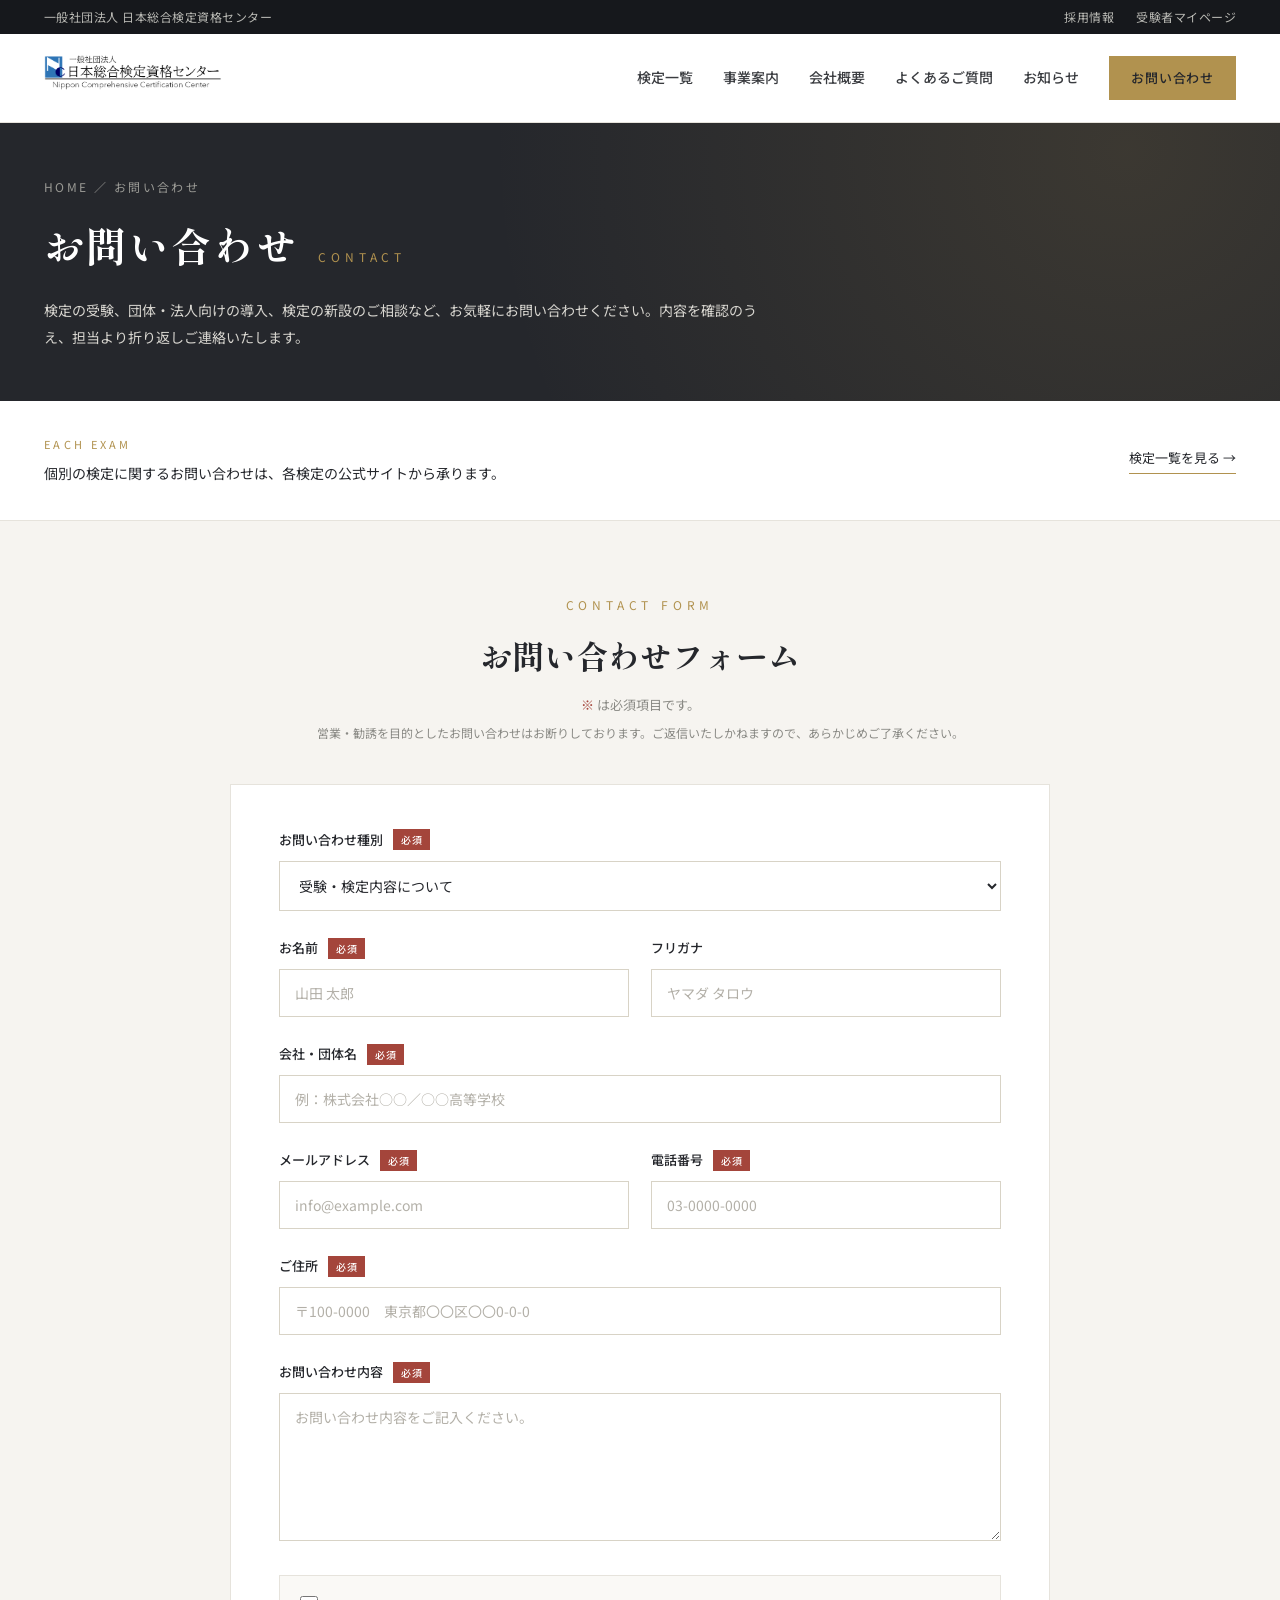
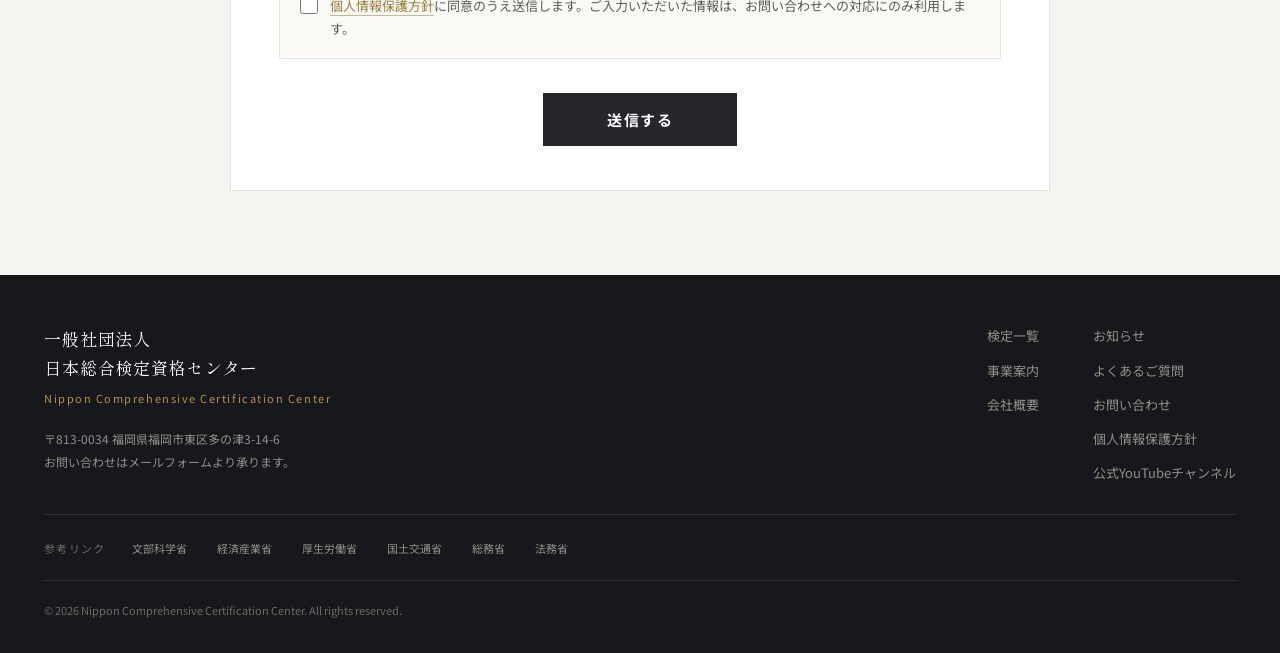
<file: contact.html>
<!DOCTYPE html>
<html lang="ja">
<head>
<!-- Google tag (gtag.js) -->
<script async src="https://www.googletagmanager.com/gtag/js?id=G-DT82KPRKSF"></script>
<script>
  window.dataLayer = window.dataLayer || [];
  function gtag(){dataLayer.push(arguments);}
  gtag('js', new Date());
  gtag('config', 'G-DT82KPRKSF');
</script>
<meta charset="utf-8">
<meta name="viewport" content="width=device-width, initial-scale=1">
<meta name="format-detection" content="telephone=no,address=no,email=no">
<title>お問い合わせ | 一般社団法人 日本総合検定資格センター</title>
<meta name="description" content="検定の受験、団体・法人向けの導入、検定の新設のご相談など、お問い合わせフォームより承ります。">
<link rel="canonical" href="https://kentei-center.or.jp/contact.html">
<meta name="robots" content="index,follow">
<meta property="og:type" content="website">
<meta property="og:site_name" content="一般社団法人 日本総合検定資格センター">
<meta property="og:locale" content="ja_JP">
<meta property="og:title" content="お問い合わせ | 一般社団法人 日本総合検定資格センター">
<meta property="og:description" content="検定の受験、団体・法人向けの導入、検定の新設のご相談など、お問い合わせフォームより承ります。">
<meta property="og:url" content="https://kentei-center.or.jp/contact.html">
<meta property="og:image" content="https://kentei-center.or.jp/assets/ogp.png">
<meta name="twitter:card" content="summary_large_image">
<meta name="twitter:title" content="お問い合わせ | 一般社団法人 日本総合検定資格センター">
<meta name="twitter:description" content="検定の受験、団体・法人向けの導入、検定の新設のご相談など、お問い合わせフォームより承ります。">
<meta name="twitter:image" content="https://kentei-center.or.jp/assets/ogp.png">

<link rel="preconnect" href="https://fonts.googleapis.com">
<link rel="preconnect" href="https://fonts.gstatic.com" crossorigin>
<link href="https://fonts.googleapis.com/css2?family=Noto+Sans+JP:wght@400;500;700&family=Shippori+Mincho:wght@500;600;700;800&display=swap" rel="stylesheet">
<link rel="icon" href="favicon.ico" sizes="48x48">
<link rel="icon" href="assets/favicon-32.png" type="image/png" sizes="32x32">
<link rel="icon" href="assets/favicon-192.png" type="image/png" sizes="192x192">
<link rel="apple-touch-icon" href="assets/apple-touch-icon.png">
<link rel="stylesheet" href="css/styles.css">
<script src="js/main.js" defer></script>
<script src="js/contact.js" defer></script>
<script type="application/ld+json">
{
  "@context": "https://schema.org",
  "@type": "BreadcrumbList",
  "itemListElement": [
    {
      "@type": "ListItem",
      "position": 1,
      "name": "HOME",
      "item": "https://kentei-center.or.jp/"
    },
    {
      "@type": "ListItem",
      "position": 2,
      "name": "お問い合わせ",
      "item": "https://kentei-center.or.jp/contact.html"
    }
  ]
}
</script>
</head>
<body>
<div class="site">

  <div class="topbar px">
    <span class="topbar__org">一般社団法人 日本総合検定資格センター</span>
    <div class="topbar__links">
      <a href="recruit.html">採用情報</a>
      <span class="is-plain">受験者マイページ</span>
    </div>
  </div>

  <header class="header">
    <a class="header__logo" href="index.html"><img src="assets/logo-t.png" alt="一般社団法人 日本総合検定資格センター" width="1045" height="283"></a>
    <button class="nav-toggle" type="button" aria-label="メニューを開閉" aria-expanded="false"><span></span><span></span><span></span></button>
    <nav class="nav">
      <a href="kentei.html">検定一覧</a>
      <a href="business.html">事業案内</a>
      <a href="about.html">会社概要</a>
      <a href="faq.html">よくあるご質問</a>
      <a href="news.html">お知らせ</a>
      <a class="nav__cta is-active" href="contact.html">お問い合わせ</a>
    </nav>
  </header>

  <section class="page-title">
    <div class="breadcrumb"><a href="index.html">HOME</a> ／ お問い合わせ</div>
    <div class="page-title__row">
      <h1>お問い合わせ</h1>
      <span class="page-title__en">CONTACT</span>
    </div>
    <p class="page-title__lead">検定の受験、団体・法人向けの導入、検定の新設のご相談など、お気軽にお問い合わせください。内容を確認のうえ、担当より折り返しご連絡いたします。</p>
  </section>

  <!-- 連絡手段 -->
  <section class="contact-methods">
    <div class="contact-methods__row">
      <div>
        <div class="eyebrow eyebrow--sm" style="margin-bottom:8px">EACH EXAM</div>
        <div class="contact-methods__txt">個別の検定に関するお問い合わせは、各検定の公式サイトから承ります。</div>
      </div>
      <a class="link-underline" href="kentei.html" style="font-size:13px;padding-bottom:3px">検定一覧を見る →</a>
    </div>
  </section>

  <!-- フォーム -->
  <section class="section section--paper" style="padding-bottom:84px">
    <div class="form-wrap">
      <div class="section-head" style="margin-bottom:40px">
        <div class="eyebrow">CONTACT FORM</div>
        <h2>お問い合わせフォーム</h2>
        <p style="font-size:13px;color:var(--muted);margin-top:12px"><span style="color:var(--req)">※</span> は必須項目です。</p>
        <p class="form-notice">営業・勧誘を目的としたお問い合わせはお断りしております。ご返信いたしかねますので、あらかじめご了承ください。</p>
      </div>

      <div id="form-alert" class="form-alert" role="alert" style="display:none"></div>

      <form id="contact-form" class="form-card" action="contact.php" method="post" novalidate>
        <!-- スパム対策(人間には見えない項目。入力しないでください) -->
        <div class="hp-field" aria-hidden="true">
          <label>この項目は入力しないでください<input type="text" name="website" tabindex="-1" autocomplete="off"></label>
        </div>
        <!-- スパム対策:ページ表示から送信までの経過ミリ秒(js/contact.jsが設定) -->
        <input type="hidden" name="elapsed" value="">

        <div>
          <label class="field__label" for="f-type">お問い合わせ種別 <span class="req-badge">必須</span></label>
          <select id="f-type" name="type" required>
            <option>受験・検定内容について</option>
            <option>団体・法人での受験について</option>
            <option>新しい検定の新設・運営の相談</option>
            <option>取材・広報について</option>
            <option>その他</option>
          </select>
        </div>

        <div class="field-2col">
          <div>
            <label class="field__label" for="f-name">お名前 <span class="req-badge">必須</span></label>
            <input id="f-name" type="text" name="name" placeholder="山田 太郎" required>
          </div>
          <div>
            <label class="field__label" for="f-furigana">フリガナ</label>
            <input id="f-furigana" type="text" name="furigana" placeholder="ヤマダ タロウ">
          </div>
        </div>

        <div>
          <label class="field__label" for="f-company">会社・団体名 <span class="req-badge">必須</span></label>
          <input id="f-company" type="text" name="company" placeholder="例：株式会社○○／○○高等学校" required>
        </div>

        <div class="field-2col">
          <div>
            <label class="field__label" for="f-email">メールアドレス <span class="req-badge">必須</span></label>
            <input id="f-email" type="email" name="email" placeholder="info@example.com" required>
          </div>
          <div>
            <label class="field__label" for="f-tel">電話番号 <span class="req-badge">必須</span></label>
            <input id="f-tel" type="tel" name="tel" placeholder="03-0000-0000" required>
          </div>
        </div>

        <div>
          <label class="field__label" for="f-address">ご住所 <span class="req-badge">必須</span></label>
          <input id="f-address" type="text" name="address" placeholder="〒100-0000　東京都〇〇区〇〇0-0-0" required>
        </div>

        <div>
          <label class="field__label" for="f-message">お問い合わせ内容 <span class="req-badge">必須</span></label>
          <textarea id="f-message" name="message" rows="6" placeholder="お問い合わせ内容をご記入ください。" required></textarea>
        </div>

        <label class="consent">
          <input type="checkbox" name="consent" value="1" required>
          <span><a href="privacy.html">個人情報保護方針</a>に同意のうえ送信します。ご入力いただいた情報は、お問い合わせへの対応にのみ利用します。</span>
        </label>

        <div class="form-submit">
          <button type="submit">送信する</button>
        </div>
      </form>
    </div>
  </section>

  <footer class="footer">
    <div class="footer__top">
      <div>
        <a class="footer__brand" href="index.html">
          <div class="footer__name">一般社団法人<br>日本総合検定資格センター</div>
          <div class="footer__en">Nippon Comprehensive Certification Center</div>
        </a>
        <div class="footer__addr">〒813-0034 福岡県福岡市東区多の津3-14-6<br>お問い合わせはメールフォームより承ります。</div>
      </div>
      <div class="footer__nav">
        <div class="footer__col">
          <a href="kentei.html">検定一覧</a>
          <a href="business.html">事業案内</a>
          <a href="about.html">会社概要</a>
        </div>
        <div class="footer__col">
          <a href="news.html">お知らせ</a>
          <a href="faq.html">よくあるご質問</a>
          <a href="contact.html">お問い合わせ</a>
          <a href="privacy.html">個人情報保護方針</a>
          <a href="https://www.youtube.com/@kentei-center" target="_blank" rel="noopener">公式YouTubeチャンネル</a>
        </div>
      </div>
    </div>
    <div class="footer__links">
      <span class="footer__links-ttl">参考リンク</span>
      <div class="footer__links-list">
        <a href="https://www.mext.go.jp/" target="_blank" rel="noopener">文部科学省</a>
        <a href="https://www.meti.go.jp/" target="_blank" rel="noopener">経済産業省</a>
        <a href="https://www.mhlw.go.jp/" target="_blank" rel="noopener">厚生労働省</a>
        <a href="https://www.mlit.go.jp/" target="_blank" rel="noopener">国土交通省</a>
        <a href="https://www.soumu.go.jp/" target="_blank" rel="noopener">総務省</a>
        <a href="https://www.moj.go.jp/" target="_blank" rel="noopener">法務省</a>
      </div>
    </div>
    <div class="footer__copy">© 2026 Nippon Comprehensive Certification Center. All rights reserved.</div>
  </footer>

</div>
</body>
</html>
</file>
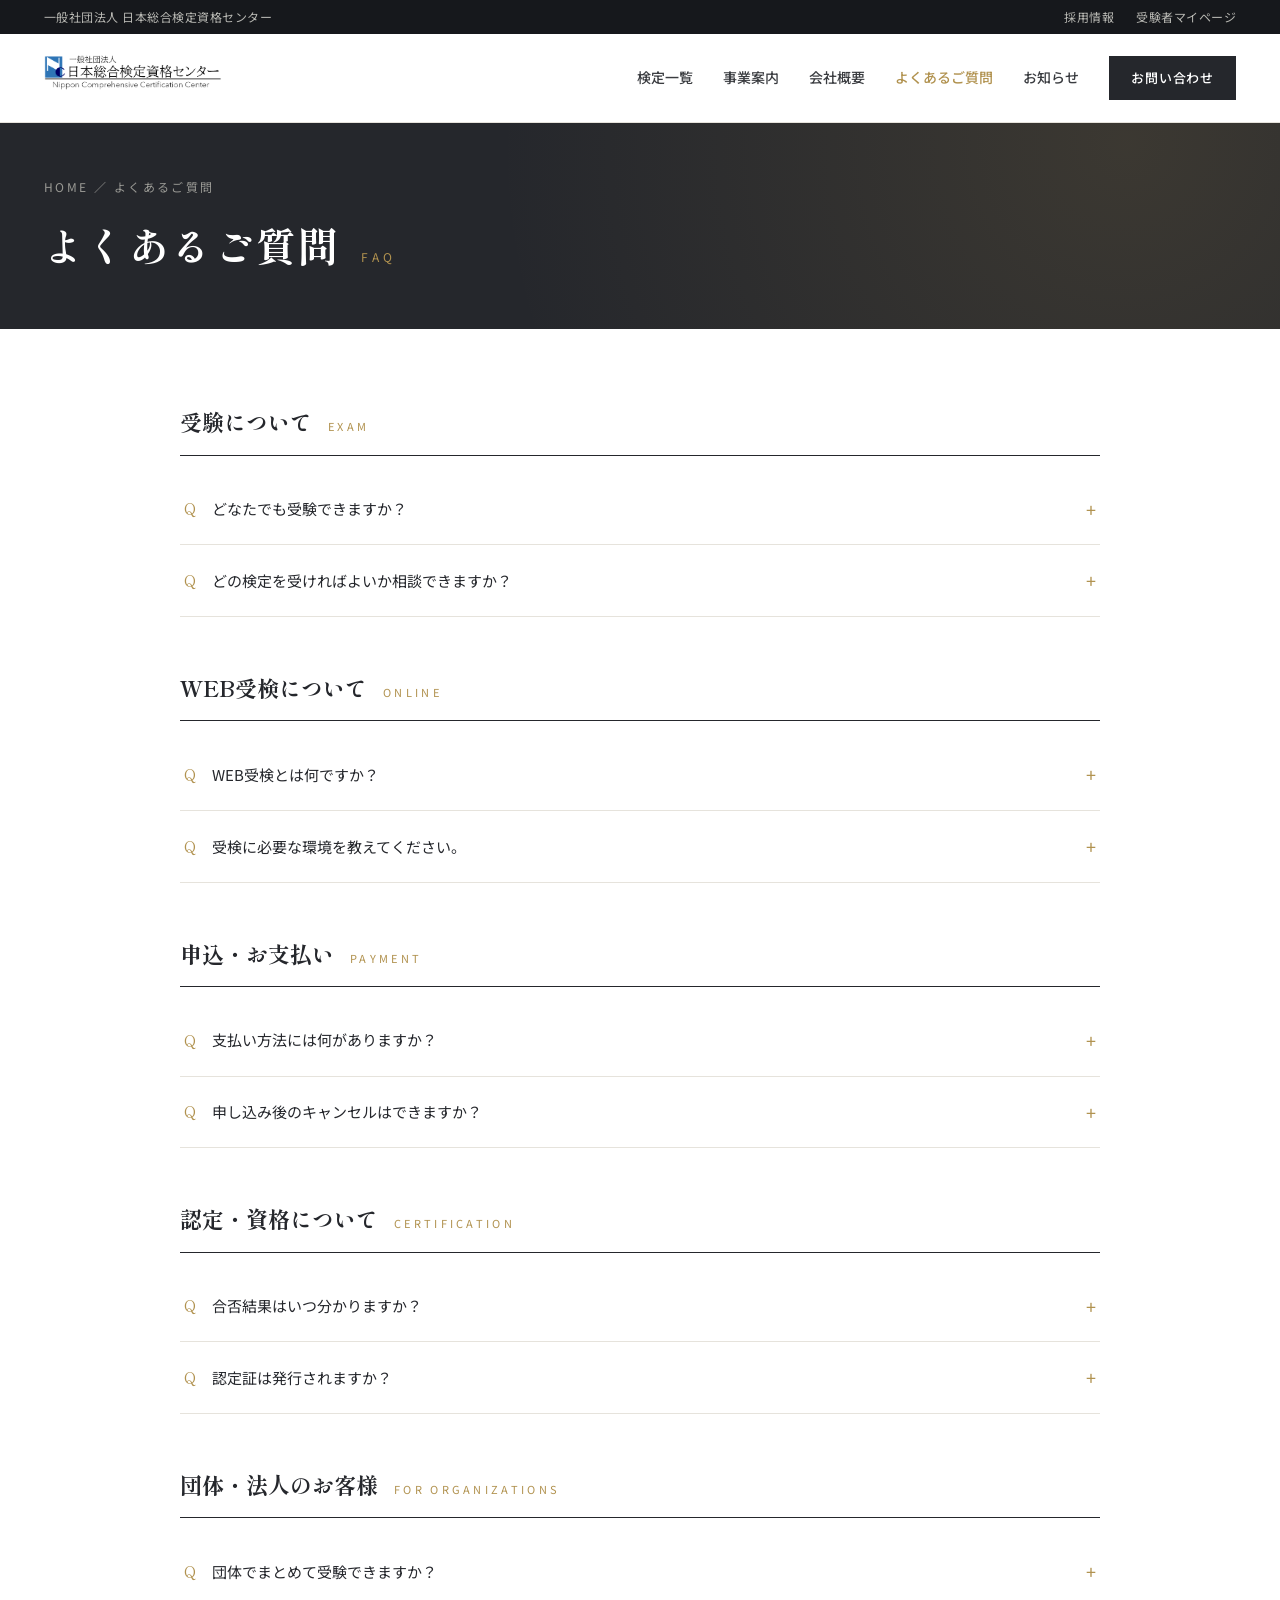
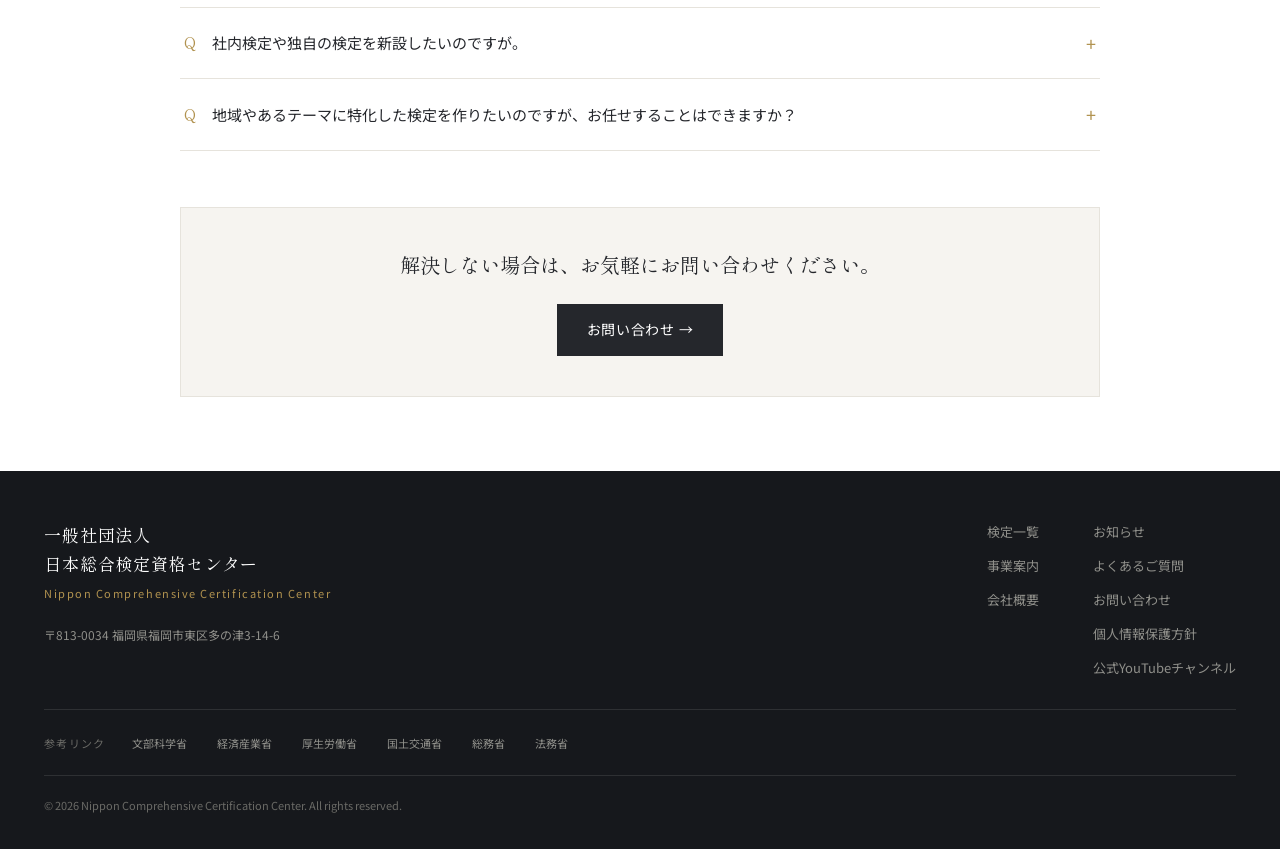
<file: faq.html>
<!DOCTYPE html>
<html lang="ja">
<head>
<!-- Google tag (gtag.js) -->
<script async src="https://www.googletagmanager.com/gtag/js?id=G-DT82KPRKSF"></script>
<script>
  window.dataLayer = window.dataLayer || [];
  function gtag(){dataLayer.push(arguments);}
  gtag('js', new Date());
  gtag('config', 'G-DT82KPRKSF');
</script>
<meta charset="utf-8">
<meta name="viewport" content="width=device-width, initial-scale=1">
<meta name="format-detection" content="telephone=no,address=no,email=no">
<title>よくあるご質問 | 一般社団法人 日本総合検定資格センター</title>
<meta name="description" content="受験・WEB受検・申込・認定・団体/法人に関するよくあるご質問をまとめました。">
<link rel="canonical" href="https://kentei-center.or.jp/faq.html">
<meta name="robots" content="index,follow">
<meta property="og:type" content="website">
<meta property="og:site_name" content="一般社団法人 日本総合検定資格センター">
<meta property="og:locale" content="ja_JP">
<meta property="og:title" content="よくあるご質問 | 一般社団法人 日本総合検定資格センター">
<meta property="og:description" content="受験・WEB受検・申込・認定・団体/法人に関するよくあるご質問をまとめました。">
<meta property="og:url" content="https://kentei-center.or.jp/faq.html">
<meta property="og:image" content="https://kentei-center.or.jp/assets/ogp.png">
<meta name="twitter:card" content="summary_large_image">
<meta name="twitter:title" content="よくあるご質問 | 一般社団法人 日本総合検定資格センター">
<meta name="twitter:description" content="受験・WEB受検・申込・認定・団体/法人に関するよくあるご質問をまとめました。">
<meta name="twitter:image" content="https://kentei-center.or.jp/assets/ogp.png">

<link rel="preconnect" href="https://fonts.googleapis.com">
<link rel="preconnect" href="https://fonts.gstatic.com" crossorigin>
<link href="https://fonts.googleapis.com/css2?family=Noto+Sans+JP:wght@400;500;700&family=Shippori+Mincho:wght@500;600;700;800&display=swap" rel="stylesheet">
<link rel="icon" href="favicon.ico" sizes="48x48">
<link rel="icon" href="assets/favicon-32.png" type="image/png" sizes="32x32">
<link rel="icon" href="assets/favicon-192.png" type="image/png" sizes="192x192">
<link rel="apple-touch-icon" href="assets/apple-touch-icon.png">
<link rel="stylesheet" href="css/styles.css">
<script src="js/main.js" defer></script>
<script type="application/ld+json">
{
  "@context": "https://schema.org",
  "@type": "FAQPage",
  "mainEntity": [
    {
      "@type": "Question",
      "name": "どなたでも受験できますか？",
      "acceptedAnswer": {
        "@type": "Answer",
        "text": "年齢・学歴・実務経験などの制限はありません。どなたでも受験いただけます。検定によって対象や推奨レベルが異なる場合があります。"
      }
    },
    {
      "@type": "Question",
      "name": "どの検定を受ければよいか相談できますか？",
      "acceptedAnswer": {
        "@type": "Answer",
        "text": "各検定の公式サイトで内容をご確認いただけます。ご不明な点はお問い合わせフォームよりご相談ください。"
      }
    },
    {
      "@type": "Question",
      "name": "WEB受検とは何ですか？",
      "acceptedAnswer": {
        "@type": "Answer",
        "text": "インターネットを通じて、ご自宅や職場などから受検できる方式で現在主流です。会場へ足を運ぶことなく、全国どこからでも挑戦いただけます。"
      }
    },
    {
      "@type": "Question",
      "name": "受検に必要な環境を教えてください。",
      "acceptedAnswer": {
        "@type": "Answer",
        "text": "安定したインターネット回線と、パソコン・スマートフォン・タブレット等の端末が必要です。詳細は各検定の受検要項をご確認ください。"
      }
    },
    {
      "@type": "Question",
      "name": "支払い方法には何がありますか？",
      "acceptedAnswer": {
        "@type": "Answer",
        "text": "クレジットカード、銀行振込などに対応しています。利用可能な方法は検定により異なりますので、お申し込み画面でご確認ください。"
      }
    },
    {
      "@type": "Question",
      "name": "申し込み後のキャンセルはできますか？",
      "acceptedAnswer": {
        "@type": "Answer",
        "text": "申し込み後のキャンセルや変更は承っておりません。"
      }
    },
    {
      "@type": "Question",
      "name": "合否結果はいつ分かりますか？",
      "acceptedAnswer": {
        "@type": "Answer",
        "text": "検定により異なりますが、受検後に所定の期間を経てメール等でご案内します。詳しくは各検定の受検要項をご確認ください。"
      }
    },
    {
      "@type": "Question",
      "name": "認定証は発行されますか？",
      "acceptedAnswer": {
        "@type": "Answer",
        "text": "基本的に合格された方には合格証書等が発行されますが、各検定により異なりますので、詳細は各検定のホームページでご確認ください。"
      }
    },
    {
      "@type": "Question",
      "name": "団体でまとめて受験できますか？",
      "acceptedAnswer": {
        "@type": "Answer",
        "text": "各検定試験により異なります。各検定試験のホームページよりご確認ください。"
      }
    },
    {
      "@type": "Question",
      "name": "社内検定や独自の検定を新設したいのですが。",
      "acceptedAnswer": {
        "@type": "Answer",
        "text": "制度設計から問題作成・運営・認定まで一貫してご支援します。社内検定・地域検定・非公開検定にも対応していますので、まずはお問い合わせください。"
      }
    },
    {
      "@type": "Question",
      "name": "地域やあるテーマに特化した検定を作りたいのですが、お任せすることはできますか？",
      "acceptedAnswer": {
        "@type": "Answer",
        "text": "はい、可能です。お問い合わせフォームよりお問い合わせください。"
      }
    }
  ]
}
</script>
<script type="application/ld+json">
{
  "@context": "https://schema.org",
  "@type": "BreadcrumbList",
  "itemListElement": [
    {
      "@type": "ListItem",
      "position": 1,
      "name": "HOME",
      "item": "https://kentei-center.or.jp/"
    },
    {
      "@type": "ListItem",
      "position": 2,
      "name": "よくあるご質問",
      "item": "https://kentei-center.or.jp/faq.html"
    }
  ]
}
</script>
</head>
<body>
<div class="site">

  <div class="topbar px">
    <span class="topbar__org">一般社団法人 日本総合検定資格センター</span>
    <div class="topbar__links">
      <a href="recruit.html">採用情報</a>
      <span class="is-plain">受験者マイページ</span>
    </div>
  </div>

  <header class="header">
    <a class="header__logo" href="index.html"><img src="assets/logo-t.png" alt="一般社団法人 日本総合検定資格センター" width="1045" height="283"></a>
    <button class="nav-toggle" type="button" aria-label="メニューを開閉" aria-expanded="false"><span></span><span></span><span></span></button>
    <nav class="nav">
      <a href="kentei.html">検定一覧</a>
      <a href="business.html">事業案内</a>
      <a href="about.html">会社概要</a>
      <a class="is-active" href="faq.html">よくあるご質問</a>
      <a href="news.html">お知らせ</a>
      <a class="nav__cta" href="contact.html">お問い合わせ</a>
    </nav>
  </header>

  <section class="page-title">
    <div class="breadcrumb"><a href="index.html">HOME</a> ／ よくあるご質問</div>
    <div class="page-title__row">
      <h1>よくあるご質問</h1>
      <span class="page-title__en">FAQ</span>
    </div>
  </section>

  <section class="section section--white">
    <div class="faq-groups">

      <!-- 受験について -->
      <div class="faq-group">
        <div class="faq-group__head">
          <h2>受験について</h2>
          <span class="faq-group__en">EXAM</span>
        </div>
        <details class="faq">
          <summary><span class="faq__q">Q</span><span class="faq__text">どなたでも受験できますか？</span><span class="faq__ic">+</span></summary>
          <div class="faq__a"><span class="a-mark">A</span><span>年齢・学歴・実務経験などの制限はありません。どなたでも受験いただけます。検定によって対象や推奨レベルが異なる場合があります。</span></div>
        </details>
        <details class="faq">
          <summary><span class="faq__q">Q</span><span class="faq__text">どの検定を受ければよいか相談できますか？</span><span class="faq__ic">+</span></summary>
          <div class="faq__a"><span class="a-mark">A</span><span>各検定の公式サイトで内容をご確認いただけます。ご不明な点はお問い合わせフォームよりご相談ください。</span></div>
        </details>
      </div>

      <!-- WEB受検について -->
      <div class="faq-group">
        <div class="faq-group__head">
          <h2>WEB受検について</h2>
          <span class="faq-group__en">ONLINE</span>
        </div>
        <details class="faq">
          <summary><span class="faq__q">Q</span><span class="faq__text">WEB受検とは何ですか？</span><span class="faq__ic">+</span></summary>
          <div class="faq__a"><span class="a-mark">A</span><span>インターネットを通じて、ご自宅や職場などから受検できる方式で現在主流です。会場へ足を運ぶことなく、全国どこからでも挑戦いただけます。</span></div>
        </details>
        <details class="faq">
          <summary><span class="faq__q">Q</span><span class="faq__text">受検に必要な環境を教えてください。</span><span class="faq__ic">+</span></summary>
          <div class="faq__a"><span class="a-mark">A</span><span>安定したインターネット回線と、パソコン・スマートフォン・タブレット等の端末が必要です。詳細は各検定の受検要項をご確認ください。</span></div>
        </details>
      </div>

      <!-- 申込・お支払い -->
      <div class="faq-group">
        <div class="faq-group__head">
          <h2>申込・お支払い</h2>
          <span class="faq-group__en">PAYMENT</span>
        </div>
        <details class="faq">
          <summary><span class="faq__q">Q</span><span class="faq__text">支払い方法には何がありますか？</span><span class="faq__ic">+</span></summary>
          <div class="faq__a"><span class="a-mark">A</span><span>クレジットカード、銀行振込などに対応しています。利用可能な方法は検定により異なりますので、お申し込み画面でご確認ください。</span></div>
        </details>
        <details class="faq">
          <summary><span class="faq__q">Q</span><span class="faq__text">申し込み後のキャンセルはできますか？</span><span class="faq__ic">+</span></summary>
          <div class="faq__a"><span class="a-mark">A</span><span>申し込み後のキャンセルや変更は承っておりません。</span></div>
        </details>
      </div>

      <!-- 認定・資格について -->
      <div class="faq-group">
        <div class="faq-group__head">
          <h2>認定・資格について</h2>
          <span class="faq-group__en">CERTIFICATION</span>
        </div>
        <details class="faq">
          <summary><span class="faq__q">Q</span><span class="faq__text">合否結果はいつ分かりますか？</span><span class="faq__ic">+</span></summary>
          <div class="faq__a"><span class="a-mark">A</span><span>検定により異なりますが、受検後に所定の期間を経てメール等でご案内します。詳しくは各検定の受検要項をご確認ください。</span></div>
        </details>
        <details class="faq">
          <summary><span class="faq__q">Q</span><span class="faq__text">認定証は発行されますか？</span><span class="faq__ic">+</span></summary>
          <div class="faq__a"><span class="a-mark">A</span><span>基本的に合格された方には合格証書等が発行されますが、各検定により異なりますので、詳細は各検定のホームページでご確認ください。</span></div>
        </details>
      </div>

      <!-- 団体・法人のお客様 -->
      <div class="faq-group">
        <div class="faq-group__head">
          <h2>団体・法人のお客様</h2>
          <span class="faq-group__en">FOR ORGANIZATIONS</span>
        </div>
        <details class="faq">
          <summary><span class="faq__q">Q</span><span class="faq__text">団体でまとめて受験できますか？</span><span class="faq__ic">+</span></summary>
          <div class="faq__a"><span class="a-mark">A</span><span>各検定試験により異なります。各検定試験のホームページよりご確認ください。</span></div>
        </details>
        <details class="faq">
          <summary><span class="faq__q">Q</span><span class="faq__text">社内検定や独自の検定を新設したいのですが。</span><span class="faq__ic">+</span></summary>
          <div class="faq__a"><span class="a-mark">A</span><span>制度設計から問題作成・運営・認定まで一貫してご支援します。社内検定・地域検定・非公開検定にも対応していますので、まずはお問い合わせください。</span></div>
        </details>
        <details class="faq">
          <summary><span class="faq__q">Q</span><span class="faq__text">地域やあるテーマに特化した検定を作りたいのですが、お任せすることはできますか？</span><span class="faq__ic">+</span></summary>
          <div class="faq__a"><span class="a-mark">A</span><span>はい、可能です。お問い合わせフォームよりお問い合わせください。</span></div>
        </details>
      </div>

    </div>

    <!-- CTA -->
    <div class="faq-cta">
      <div class="faq-cta__ttl">解決しない場合は、お気軽にお問い合わせください。</div>
      <a class="btn btn--dark" href="contact.html">お問い合わせ →</a>
    </div>
  </section>

  <footer class="footer">
    <div class="footer__top">
      <div>
        <a class="footer__brand" href="index.html">
          <div class="footer__name">一般社団法人<br>日本総合検定資格センター</div>
          <div class="footer__en">Nippon Comprehensive Certification Center</div>
        </a>
        <div class="footer__addr">〒813-0034 福岡県福岡市東区多の津3-14-6</div>
      </div>
      <div class="footer__nav">
        <div class="footer__col">
          <a href="kentei.html">検定一覧</a>
          <a href="business.html">事業案内</a>
          <a href="about.html">会社概要</a>
        </div>
        <div class="footer__col">
          <a href="news.html">お知らせ</a>
          <a href="faq.html">よくあるご質問</a>
          <a href="contact.html">お問い合わせ</a>
          <a href="privacy.html">個人情報保護方針</a>
          <a href="https://www.youtube.com/@kentei-center" target="_blank" rel="noopener">公式YouTubeチャンネル</a>
        </div>
      </div>
    </div>
    <div class="footer__links">
      <span class="footer__links-ttl">参考リンク</span>
      <div class="footer__links-list">
        <a href="https://www.mext.go.jp/" target="_blank" rel="noopener">文部科学省</a>
        <a href="https://www.meti.go.jp/" target="_blank" rel="noopener">経済産業省</a>
        <a href="https://www.mhlw.go.jp/" target="_blank" rel="noopener">厚生労働省</a>
        <a href="https://www.mlit.go.jp/" target="_blank" rel="noopener">国土交通省</a>
        <a href="https://www.soumu.go.jp/" target="_blank" rel="noopener">総務省</a>
        <a href="https://www.moj.go.jp/" target="_blank" rel="noopener">法務省</a>
      </div>
    </div>
    <div class="footer__copy">© 2026 Nippon Comprehensive Certification Center. All rights reserved.</div>
  </footer>

</div>
</body>
</html>
</file>
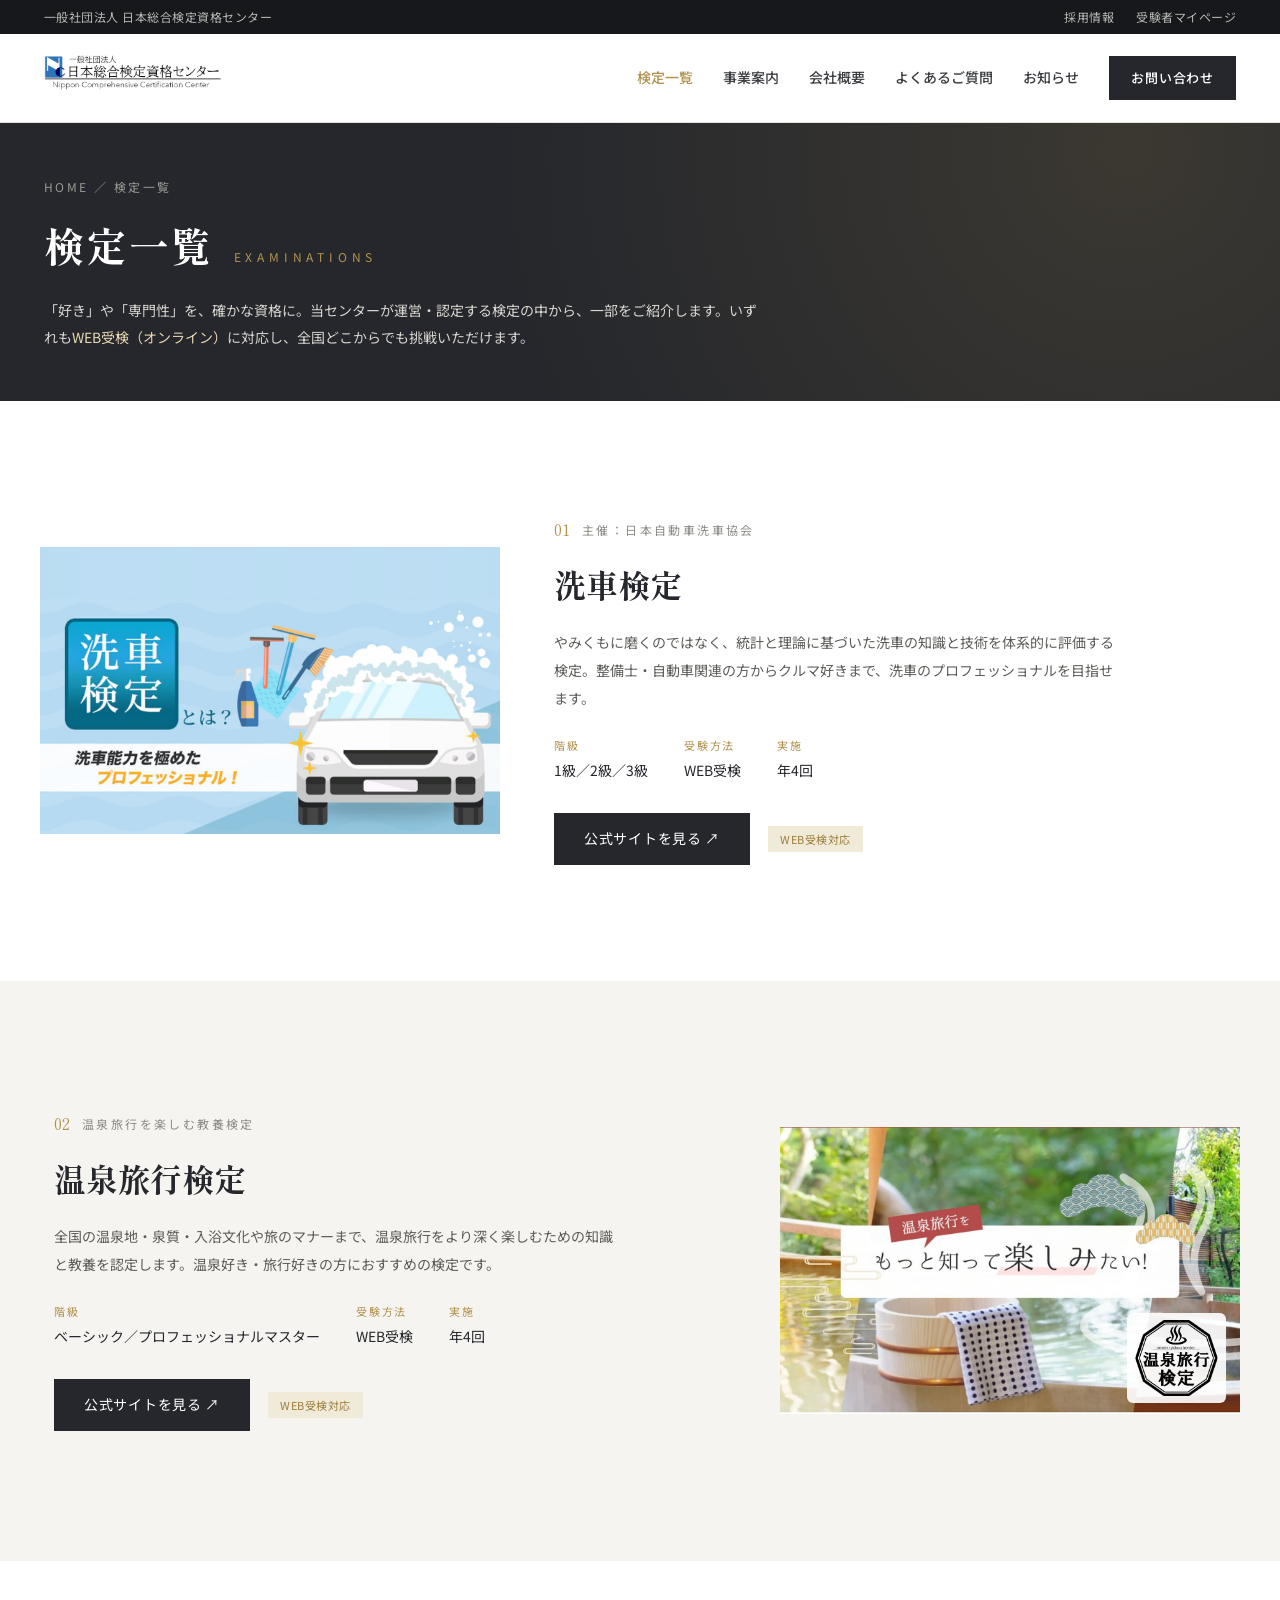
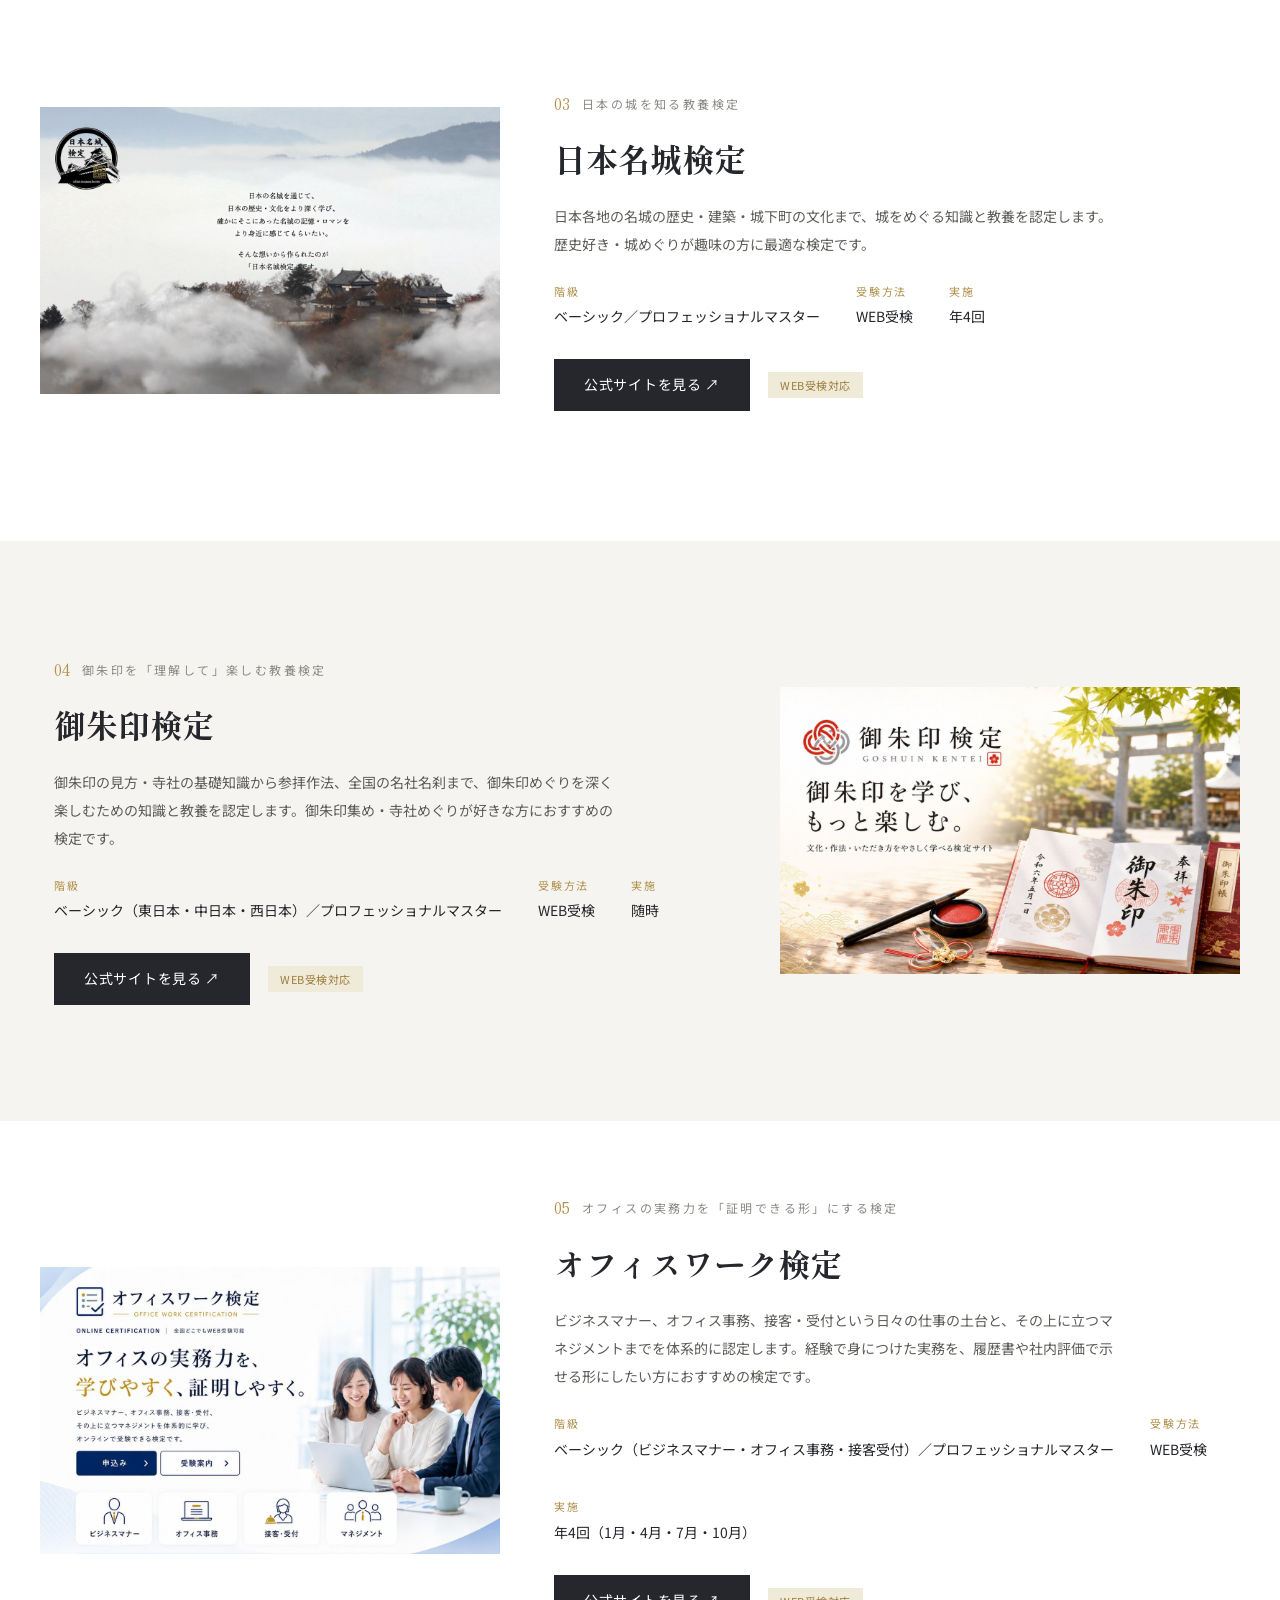
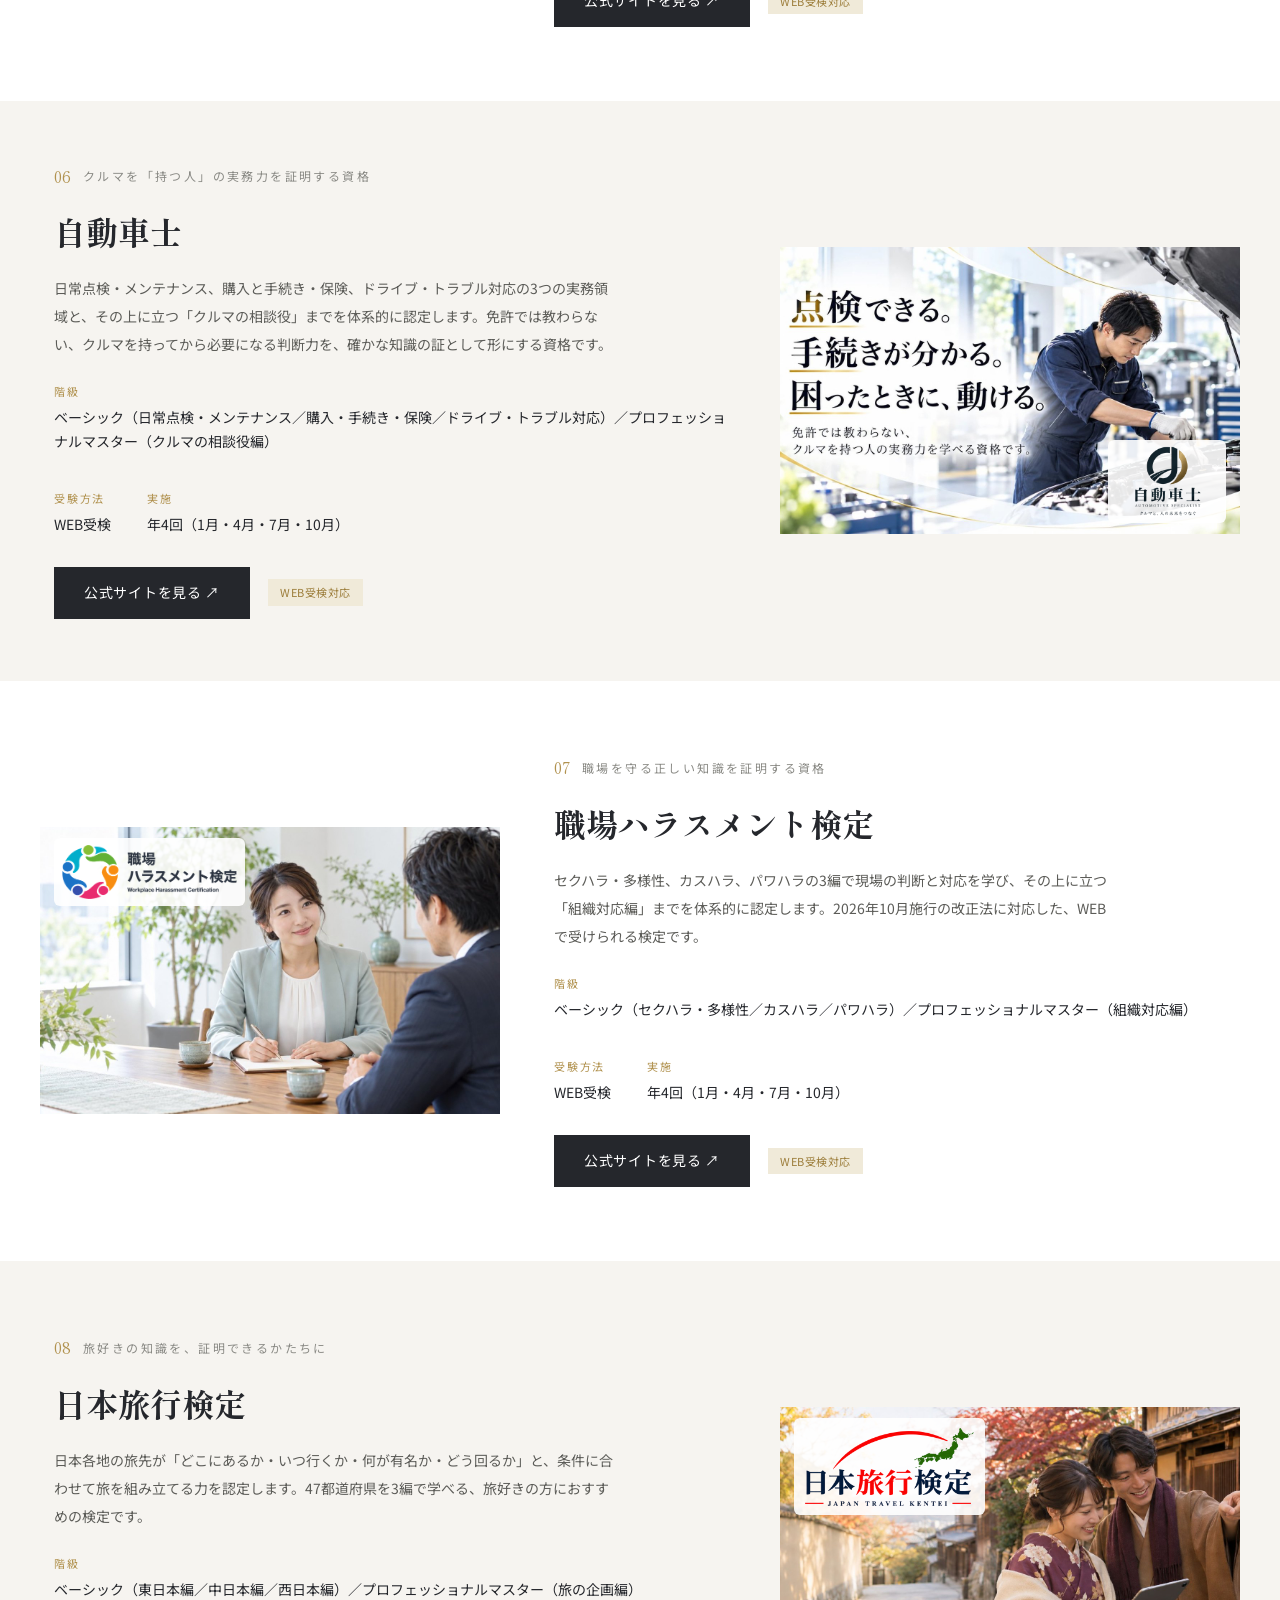
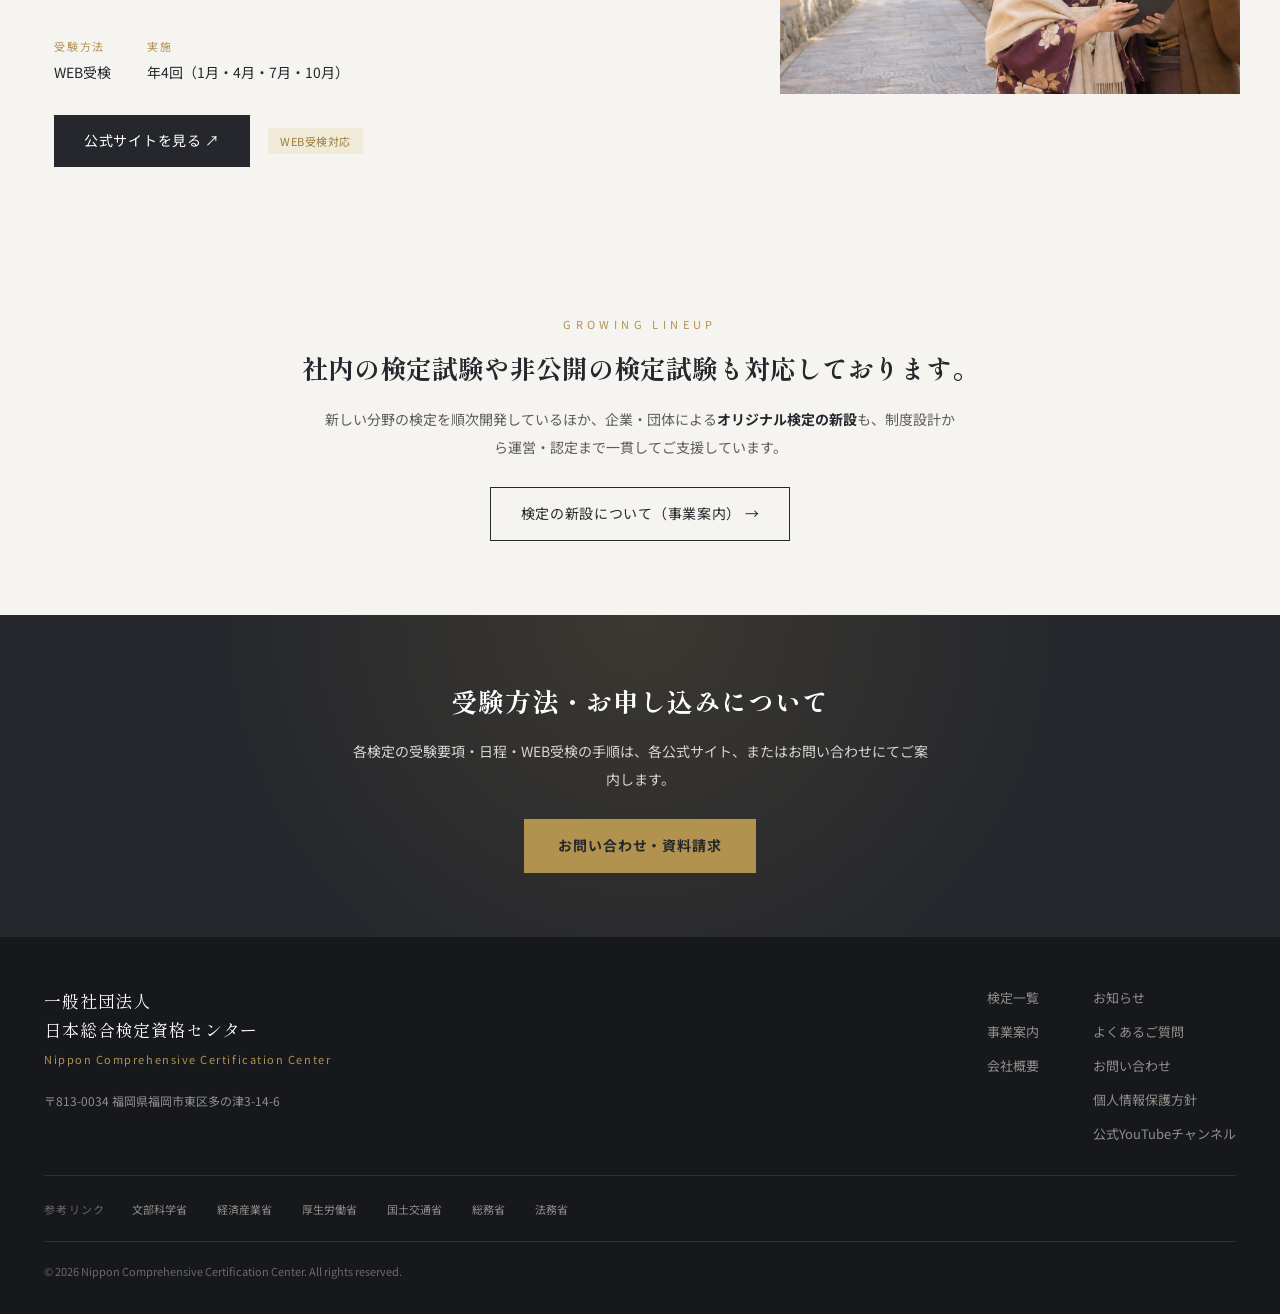
<file: kentei.html>
<!DOCTYPE html>
<html lang="ja">
<head>
<!-- Google tag (gtag.js) -->
<script async src="https://www.googletagmanager.com/gtag/js?id=G-DT82KPRKSF"></script>
<script>
  window.dataLayer = window.dataLayer || [];
  function gtag(){dataLayer.push(arguments);}
  gtag('js', new Date());
  gtag('config', 'G-DT82KPRKSF');
</script>
<meta charset="utf-8">
<meta name="viewport" content="width=device-width, initial-scale=1">
<meta name="format-detection" content="telephone=no,address=no,email=no">
<title>検定一覧 | 一般社団法人 日本総合検定資格センター</title>
<meta name="description" content="当センターが運営・認定する検定の一覧。洗車検定・温泉旅行検定・日本名城検定など、いずれもWEB受検に対応し、全国どこからでも挑戦いただけます。">
<link rel="canonical" href="https://kentei-center.or.jp/kentei.html">
<meta name="robots" content="index,follow">
<meta property="og:type" content="website">
<meta property="og:site_name" content="一般社団法人 日本総合検定資格センター">
<meta property="og:locale" content="ja_JP">
<meta property="og:title" content="検定一覧 | 一般社団法人 日本総合検定資格センター">
<meta property="og:description" content="当センターが運営・認定する検定の一覧。洗車検定・温泉旅行検定・日本名城検定など、いずれもWEB受検に対応し、全国どこからでも挑戦いただけます。">
<meta property="og:url" content="https://kentei-center.or.jp/kentei.html">
<meta property="og:image" content="https://kentei-center.or.jp/assets/ogp.png">
<meta name="twitter:card" content="summary_large_image">
<meta name="twitter:title" content="検定一覧 | 一般社団法人 日本総合検定資格センター">
<meta name="twitter:description" content="当センターが運営・認定する検定の一覧。洗車検定・温泉旅行検定・日本名城検定など、いずれもWEB受検に対応し、全国どこからでも挑戦いただけます。">
<meta name="twitter:image" content="https://kentei-center.or.jp/assets/ogp.png">

<link rel="preconnect" href="https://fonts.googleapis.com">
<link rel="preconnect" href="https://fonts.gstatic.com" crossorigin>
<link href="https://fonts.googleapis.com/css2?family=Noto+Sans+JP:wght@400;500;700&family=Shippori+Mincho:wght@500;600;700;800&display=swap" rel="stylesheet">
<link rel="icon" href="favicon.ico" sizes="48x48">
<link rel="icon" href="assets/favicon-32.png" type="image/png" sizes="32x32">
<link rel="icon" href="assets/favicon-192.png" type="image/png" sizes="192x192">
<link rel="apple-touch-icon" href="assets/apple-touch-icon.png">
<link rel="stylesheet" href="css/styles.css?v=20261031b">
<script src="js/main.js" defer></script>
<script type="application/ld+json">
{
  "@context": "https://schema.org",
  "@type": "BreadcrumbList",
  "itemListElement": [
    {
      "@type": "ListItem",
      "position": 1,
      "name": "HOME",
      "item": "https://kentei-center.or.jp/"
    },
    {
      "@type": "ListItem",
      "position": 2,
      "name": "検定一覧",
      "item": "https://kentei-center.or.jp/kentei.html"
    }
  ]
}
</script>
</head>
<body>
<div class="site">

  <div class="topbar px">
    <span class="topbar__org">一般社団法人 日本総合検定資格センター</span>
    <div class="topbar__links">
      <a href="recruit.html">採用情報</a>
      <span class="is-plain">受験者マイページ</span>
    </div>
  </div>

  <header class="header">
    <a class="header__logo" href="index.html"><img src="assets/logo-t.png" alt="一般社団法人 日本総合検定資格センター" width="1045" height="283"></a>
    <button class="nav-toggle" type="button" aria-label="メニューを開閉" aria-expanded="false"><span></span><span></span><span></span></button>
    <nav class="nav">
      <a class="is-active" href="kentei.html">検定一覧</a>
      <a href="business.html">事業案内</a>
      <a href="about.html">会社概要</a>
      <a href="faq.html">よくあるご質問</a>
      <a href="news.html">お知らせ</a>
      <a class="nav__cta" href="contact.html">お問い合わせ</a>
    </nav>
  </header>

  <!-- ページタイトル -->
  <section class="page-title">
    <div class="breadcrumb"><a href="index.html">HOME</a> ／ 検定一覧</div>
    <div class="page-title__row">
      <h1>検定一覧</h1>
      <span class="page-title__en">EXAMINATIONS</span>
    </div>
    <p class="page-title__lead">「好き」や「専門性」を、確かな資格に。当センターが運営・認定する検定の中から、一部をご紹介します。いずれも<span class="hl">WEB受検（オンライン）</span>に対応し、全国どこからでも挑戦いただけます。</p>
  </section>

  <!-- 検定 01 洗車検定 -->
  <section class="exam">
    <div class="exam__img" data-logo="in-image" style="background-image:url('assets/sensha.jpg?v=20261031')"></div>
    <div class="exam__body">
      <div class="exam__meta"><span class="exam__no">01</span><span class="exam__host">主催：日本自動車洗車協会</span></div>
      <h2 class="exam__ttl">洗車検定</h2>
      <p class="exam__desc">やみくもに磨くのではなく、統計と理論に基づいた洗車の知識と技術を体系的に評価する検定。整備士・自動車関連の方からクルマ好きまで、洗車のプロフェッショナルを目指せます。</p>
      <div class="exam__specs">
        <div><div class="spec__k">階級</div><div class="spec__v">1級／2級／3級</div></div>
        <div><div class="spec__k">受験方法</div><div class="spec__v">WEB受検</div></div>
        <div><div class="spec__k">実施</div><div class="spec__v">年4回</div></div>
      </div>
      <div class="exam__actions">
        <a class="btn btn--dark" href="https://sensha-kentei.jp/" target="_blank" rel="noopener">公式サイトを見る ↗</a>
        <span class="badge-web">WEB受検対応</span>
      </div>
    </div>
  </section>

  <!-- 検定 02 温泉旅行検定 -->
  <section class="exam exam--rev">
    <div class="exam__body exam__body--paper">
      <div class="exam__meta"><span class="exam__no">02</span><span class="exam__host">温泉旅行を楽しむ教養検定</span></div>
      <h2 class="exam__ttl">温泉旅行検定</h2>
      <p class="exam__desc">全国の温泉地・泉質・入浴文化や旅のマナーまで、温泉旅行をより深く楽しむための知識と教養を認定します。温泉好き・旅行好きの方におすすめの検定です。</p>
      <div class="exam__specs">
        <div><div class="spec__k">階級</div><div class="spec__v">ベーシック／プロフェッショナルマスター</div></div>
        <div><div class="spec__k">受験方法</div><div class="spec__v">WEB受検</div></div>
        <div><div class="spec__k">実施</div><div class="spec__v">年4回</div></div>
      </div>
      <div class="exam__actions">
        <a class="btn btn--dark" href="https://onsen-kentei.jp/" target="_blank" rel="noopener">公式サイトを見る ↗</a>
        <span class="badge-web">WEB受検対応</span>
      </div>
    </div>
    <div class="exam__img" style="background-image:url('assets/onsen.jpg?v=20261031')"><img class="exam__logo exam__logo--br" src="assets/logo-onsen.png" alt="温泉旅行検定 ロゴ" style="width:18%"></div>
  </section>

  <!-- 検定 03 日本名城検定 -->
  <section class="exam">
    <div class="exam__img" data-logo="in-image" style="background-image:url('assets/meijo.jpg?v=20261031')"></div>
    <div class="exam__body">
      <div class="exam__meta"><span class="exam__no">03</span><span class="exam__host">日本の城を知る教養検定</span></div>
      <h2 class="exam__ttl">日本名城検定</h2>
      <p class="exam__desc">日本各地の名城の歴史・建築・城下町の文化まで、城をめぐる知識と教養を認定します。歴史好き・城めぐりが趣味の方に最適な検定です。</p>
      <div class="exam__specs">
        <div><div class="spec__k">階級</div><div class="spec__v">ベーシック／プロフェッショナルマスター</div></div>
        <div><div class="spec__k">受験方法</div><div class="spec__v">WEB受検</div></div>
        <div><div class="spec__k">実施</div><div class="spec__v">年4回</div></div>
      </div>
      <div class="exam__actions">
        <a class="btn btn--dark" href="https://meijyou-kentei.jp/" target="_blank" rel="noopener">公式サイトを見る ↗</a>
        <span class="badge-web">WEB受検対応</span>
      </div>
    </div>
  </section>

  <!-- 検定 04 御朱印検定 -->
  <section class="exam exam--rev">
    <div class="exam__body exam__body--paper">
      <div class="exam__meta"><span class="exam__no">04</span><span class="exam__host">御朱印を「理解して」楽しむ教養検定</span></div>
      <h2 class="exam__ttl">御朱印検定</h2>
      <p class="exam__desc">御朱印の見方・寺社の基礎知識から参拝作法、全国の名社名刹まで、御朱印めぐりを深く楽しむための知識と教養を認定します。御朱印集め・寺社めぐりが好きな方におすすめの検定です。</p>
      <div class="exam__specs">
        <div><div class="spec__k">階級</div><div class="spec__v">ベーシック（東日本・中日本・西日本）／プロフェッショナルマスター</div></div>
        <div><div class="spec__k">受験方法</div><div class="spec__v">WEB受検</div></div>
        <div><div class="spec__k">実施</div><div class="spec__v">随時</div></div>
      </div>
      <div class="exam__actions">
        <a class="btn btn--dark" href="https://kentei-center.or.jp/goshuin/" target="_blank" rel="noopener">公式サイトを見る ↗</a>
        <span class="badge-web">WEB受検対応</span>
      </div>
    </div>
    <div class="exam__img" data-logo="in-image" style="background-image:url('assets/goshuin.jpg?v=20261031')"></div>
  </section>

  <!-- 検定 05 オフィスワーク検定 -->
  <section class="exam">
    <div class="exam__img" data-logo="in-image" style="background-image:url('assets/office.jpg?v=20261031')"></div>
    <div class="exam__body">
      <div class="exam__meta"><span class="exam__no">05</span><span class="exam__host">オフィスの実務力を「証明できる形」にする検定</span></div>
      <h2 class="exam__ttl">オフィスワーク検定</h2>
      <p class="exam__desc">ビジネスマナー、オフィス事務、接客・受付という日々の仕事の土台と、その上に立つマネジメントまでを体系的に認定します。経験で身につけた実務を、履歴書や社内評価で示せる形にしたい方におすすめの検定です。</p>
      <div class="exam__specs">
        <div><div class="spec__k">階級</div><div class="spec__v">ベーシック（ビジネスマナー・オフィス事務・接客受付）／プロフェッショナルマスター</div></div>
        <div><div class="spec__k">受験方法</div><div class="spec__v">WEB受検</div></div>
        <div><div class="spec__k">実施</div><div class="spec__v">年4回（1月・4月・7月・10月）</div></div>
      </div>
      <div class="exam__actions">
        <a class="btn btn--dark" href="https://kentei-center.or.jp/office/" target="_blank" rel="noopener">公式サイトを見る ↗</a>
        <span class="badge-web">WEB受検対応</span>
      </div>
    </div>
  </section>

  <section class="exam exam--rev">
    <div class="exam__body exam__body--paper">
      <div class="exam__meta"><span class="exam__no">06</span><span class="exam__host">クルマを「持つ人」の実務力を証明する資格</span></div>
      <h2 class="exam__ttl">自動車士</h2>
      <p class="exam__desc">日常点検・メンテナンス、購入と手続き・保険、ドライブ・トラブル対応の3つの実務領域と、その上に立つ「クルマの相談役」までを体系的に認定します。免許では教わらない、クルマを持ってから必要になる判断力を、確かな知識の証として形にする資格です。</p>
      <div class="exam__specs">
        <div><div class="spec__k">階級</div><div class="spec__v">ベーシック（日常点検・メンテナンス／購入・手続き・保険／ドライブ・トラブル対応）／プロフェッショナルマスター（クルマの相談役編）</div></div>
        <div><div class="spec__k">受験方法</div><div class="spec__v">WEB受検</div></div>
        <div><div class="spec__k">実施</div><div class="spec__v">年4回（1月・4月・7月・10月）</div></div>
      </div>
      <div class="exam__actions">
        <a class="btn btn--dark" href="https://kentei-center.or.jp/jidosha/" target="_blank" rel="noopener">公式サイトを見る ↗</a>
        <span class="badge-web">WEB受検対応</span>
      </div>
    </div>
    <div class="exam__img" style="background-image:url('assets/jidosha.jpg?v=20261031')"><img class="exam__logo exam__logo--br" src="assets/logo-jidosha.png" alt="自動車士 ロゴ" style="width:22%"></div>
  </section>

  <section class="exam">
    <div class="exam__img" style="background-image:url('assets/harassment.jpg?v=20261031')"><img class="exam__logo exam__logo--tl" src="assets/logo-harassment.png" alt="職場ハラスメント検定 ロゴ" style="width:38%"></div>
    <div class="exam__body">
      <div class="exam__meta"><span class="exam__no">07</span><span class="exam__host">職場を守る正しい知識を証明する資格</span></div>
      <h2 class="exam__ttl">職場ハラスメント検定</h2>
      <p class="exam__desc">セクハラ・多様性、カスハラ、パワハラの3編で現場の判断と対応を学び、その上に立つ「組織対応編」までを体系的に認定します。2026年10月施行の改正法に対応した、WEBで受けられる検定です。</p>
      <div class="exam__specs">
        <div><div class="spec__k">階級</div><div class="spec__v">ベーシック（セクハラ・多様性／カスハラ／パワハラ）／プロフェッショナルマスター（組織対応編）</div></div>
        <div><div class="spec__k">受験方法</div><div class="spec__v">WEB受検</div></div>
        <div><div class="spec__k">実施</div><div class="spec__v">年4回（1月・4月・7月・10月）</div></div>
      </div>
      <div class="exam__actions">
        <a class="btn btn--dark" href="https://kentei-center.or.jp/harassment/" target="_blank" rel="noopener">公式サイトを見る ↗</a>
        <span class="badge-web">WEB受検対応</span>
      </div>
    </div>
  </section>

  <section class="exam exam--rev">
    <div class="exam__body exam__body--paper">
      <div class="exam__meta"><span class="exam__no">08</span><span class="exam__host">旅好きの知識を、証明できるかたちに</span></div>
      <h2 class="exam__ttl">日本旅行検定</h2>
      <p class="exam__desc">日本各地の旅先が「どこにあるか・いつ行くか・何が有名か・どう回るか」と、条件に合わせて旅を組み立てる力を認定します。47都道府県を3編で学べる、旅好きの方におすすめの検定です。</p>
      <div class="exam__specs">
        <div><div class="spec__k">階級</div><div class="spec__v">ベーシック（東日本編／中日本編／西日本編）／プロフェッショナルマスター（旅の企画編）</div></div>
        <div><div class="spec__k">受験方法</div><div class="spec__v">WEB受検</div></div>
        <div><div class="spec__k">実施</div><div class="spec__v">年4回（1月・4月・7月・10月）</div></div>
      </div>
      <div class="exam__actions">
        <a class="btn btn--dark" href="https://kentei-center.or.jp/nihon-ryoko/" target="_blank" rel="noopener">公式サイトを見る ↗</a>
        <span class="badge-web">WEB受検対応</span>
      </div>
    </div>
    <div class="exam__img" style="background-image:url('assets/nihon-ryoko.jpg?v=20261118')"><img class="exam__logo exam__logo--tl" src="assets/logo-nihon-ryoko.png" alt="日本旅行検定 ロゴ" style="width:38%"></div>
  </section>

  <!-- 拡充の案内 -->
  <section class="section section--paper" style="text-align:center">
    <div class="eyebrow eyebrow--sm" style="letter-spacing:.4em;margin-bottom:14px">GROWING LINEUP</div>
    <h2 style="font-size:clamp(20px,3vw,26px);line-height:1.6">社内の検定試験や非公開の検定試験も対応しております。</h2>
    <p style="font-size:14px;line-height:2;color:var(--text-2);max-width:640px;margin:16px auto 0">新しい分野の検定を順次開発しているほか、企業・団体による<strong style="color:var(--ink);font-weight:700">オリジナル検定の新設</strong>も、制度設計から運営・認定まで一貫してご支援しています。</p>
    <div style="margin-top:26px"><a class="btn btn--outline" href="business.html">検定の新設について（事業案内） →</a></div>
  </section>

  <!-- CTA -->
  <section class="section--dark cta-band">
    <h2>受験方法・お申し込みについて</h2>
    <p>各検定の受験要項・日程・WEB受検の手順は、各公式サイト、またはお問い合わせにてご案内します。</p>
    <a class="btn btn--gold" href="contact.html">お問い合わせ・資料請求</a>
  </section>

  <footer class="footer">
    <div class="footer__top">
      <div>
        <a class="footer__brand" href="index.html">
          <div class="footer__name">一般社団法人<br>日本総合検定資格センター</div>
          <div class="footer__en">Nippon Comprehensive Certification Center</div>
        </a>
        <div class="footer__addr">〒813-0034 福岡県福岡市東区多の津3-14-6</div>
      </div>
      <div class="footer__nav">
        <div class="footer__col">
          <a href="kentei.html">検定一覧</a>
          <a href="business.html">事業案内</a>
          <a href="about.html">会社概要</a>
        </div>
        <div class="footer__col">
          <a href="news.html">お知らせ</a>
          <a href="faq.html">よくあるご質問</a>
          <a href="contact.html">お問い合わせ</a>
          <a href="privacy.html">個人情報保護方針</a>
          <a href="https://www.youtube.com/@kentei-center" target="_blank" rel="noopener">公式YouTubeチャンネル</a>
        </div>
      </div>
    </div>
    <div class="footer__links">
      <span class="footer__links-ttl">参考リンク</span>
      <div class="footer__links-list">
        <a href="https://www.mext.go.jp/" target="_blank" rel="noopener">文部科学省</a>
        <a href="https://www.meti.go.jp/" target="_blank" rel="noopener">経済産業省</a>
        <a href="https://www.mhlw.go.jp/" target="_blank" rel="noopener">厚生労働省</a>
        <a href="https://www.mlit.go.jp/" target="_blank" rel="noopener">国土交通省</a>
        <a href="https://www.soumu.go.jp/" target="_blank" rel="noopener">総務省</a>
        <a href="https://www.moj.go.jp/" target="_blank" rel="noopener">法務省</a>
      </div>
    </div>
    <div class="footer__copy">© 2026 Nippon Comprehensive Certification Center. All rights reserved.</div>
  </footer>

</div>
</body>
</html>
</file>
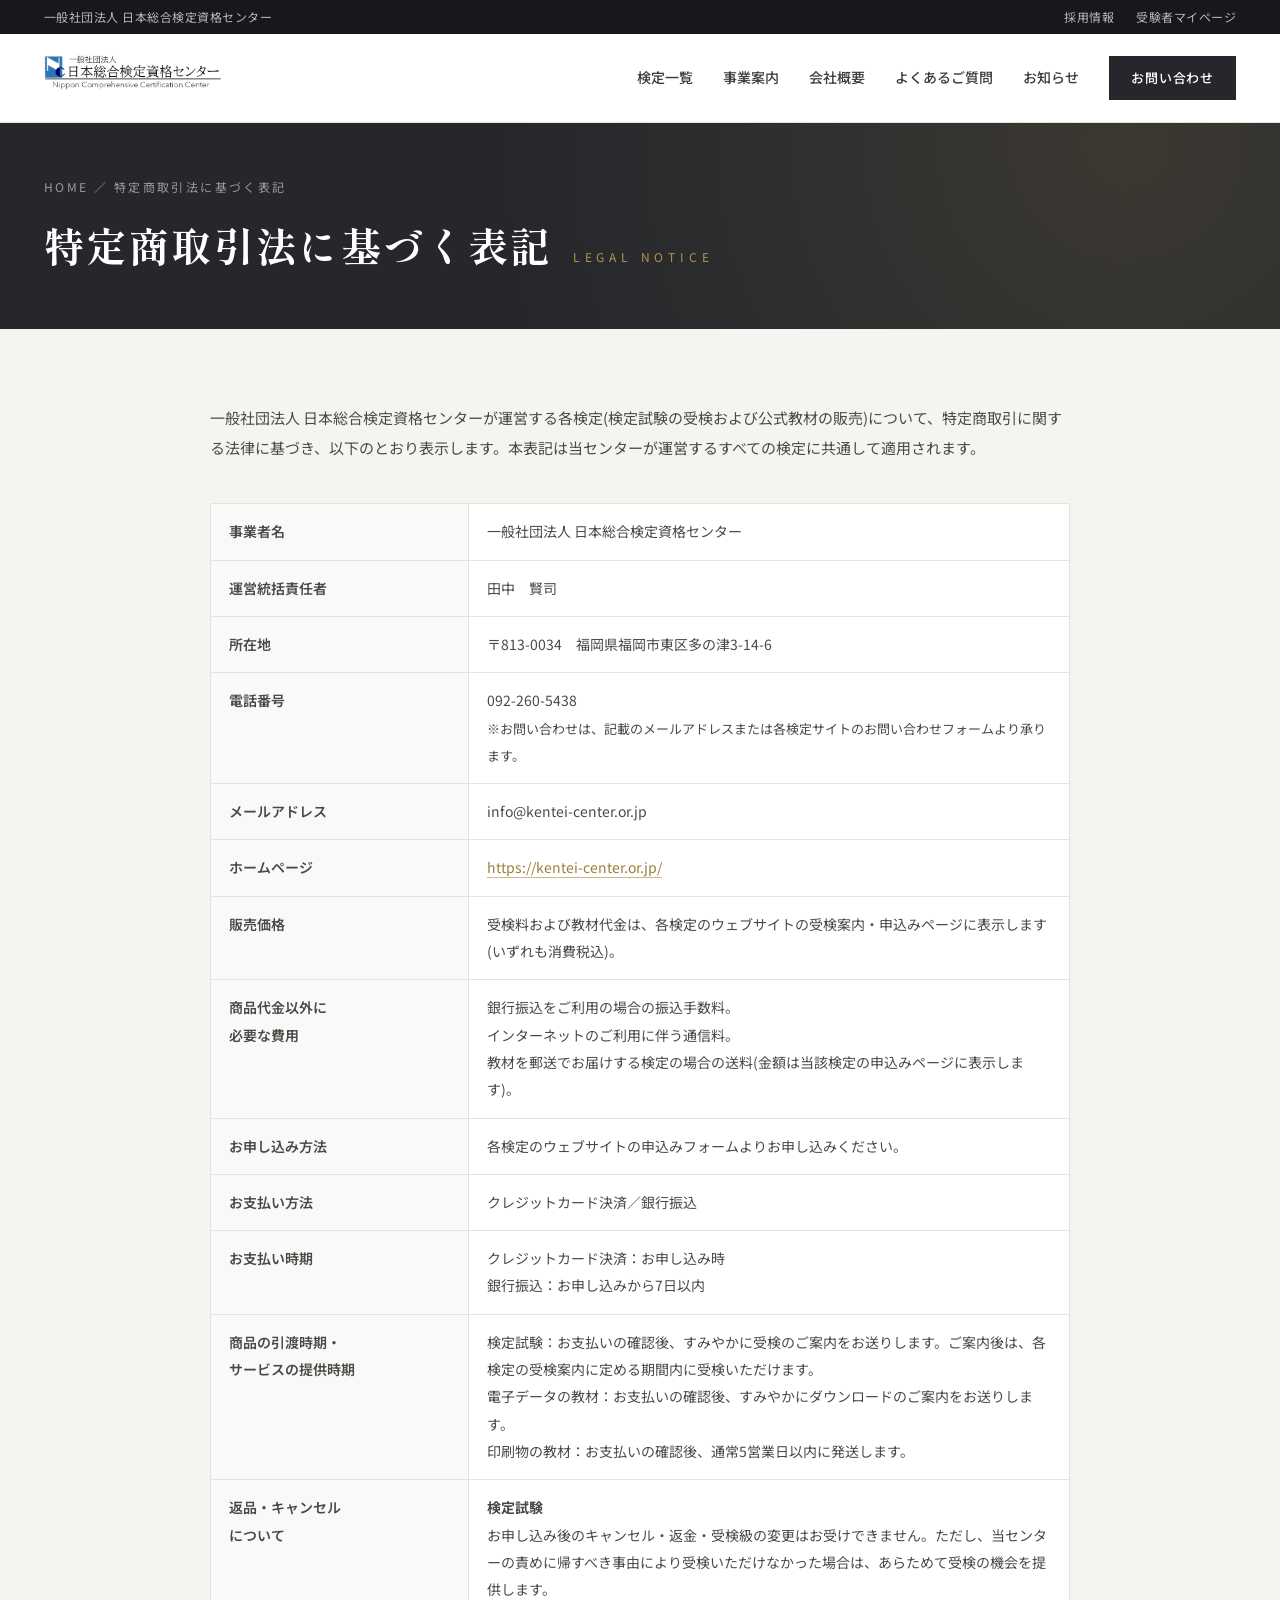
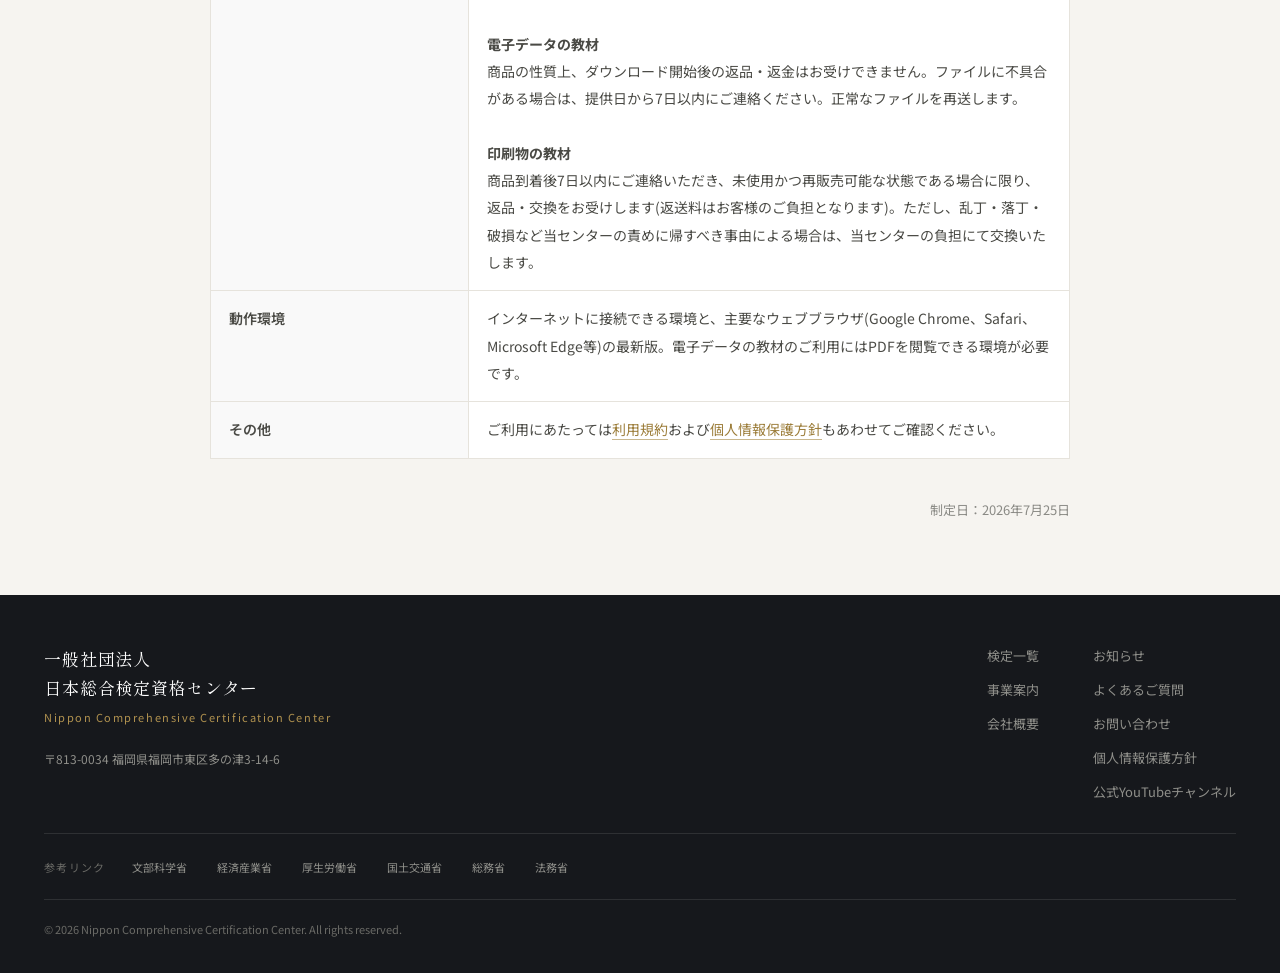
<file: law.html>
<!DOCTYPE html>
<html lang="ja">
<head>
<!-- Google tag (gtag.js) -->
<script async src="https://www.googletagmanager.com/gtag/js?id=G-DT82KPRKSF"></script>
<script>
  window.dataLayer = window.dataLayer || [];
  function gtag(){dataLayer.push(arguments);}
  gtag('js', new Date());
  gtag('config', 'G-DT82KPRKSF');
</script>
<meta charset="utf-8">
<meta name="viewport" content="width=device-width, initial-scale=1">
<meta name="format-detection" content="telephone=no,address=no,email=no">
<title>特定商取引法に基づく表記 | 一般社団法人 日本総合検定資格センター</title>
<meta name="description" content="一般社団法人 日本総合検定資格センターが運営する各検定に関する、特定商取引法に基づく表記です。">
<link rel="canonical" href="https://kentei-center.or.jp/law.html">
<meta name="robots" content="index,follow">
<meta property="og:type" content="website">
<meta property="og:site_name" content="一般社団法人 日本総合検定資格センター">
<meta property="og:locale" content="ja_JP">
<meta property="og:title" content="特定商取引法に基づく表記 | 一般社団法人 日本総合検定資格センター">
<meta property="og:description" content="一般社団法人 日本総合検定資格センターが運営する各検定に関する、特定商取引法に基づく表記です。">
<meta property="og:url" content="https://kentei-center.or.jp/law.html">
<meta property="og:image" content="https://kentei-center.or.jp/assets/ogp.png">
<meta name="twitter:card" content="summary_large_image">
<meta name="twitter:title" content="特定商取引法に基づく表記 | 一般社団法人 日本総合検定資格センター">
<meta name="twitter:description" content="一般社団法人 日本総合検定資格センターが運営する各検定に関する、特定商取引法に基づく表記です。">
<meta name="twitter:image" content="https://kentei-center.or.jp/assets/ogp.png">

<link rel="preconnect" href="https://fonts.googleapis.com">
<link rel="preconnect" href="https://fonts.gstatic.com" crossorigin>
<link href="https://fonts.googleapis.com/css2?family=Noto+Sans+JP:wght@400;500;700&family=Shippori+Mincho:wght@500;600;700;800&display=swap" rel="stylesheet">
<link rel="icon" href="favicon.ico" sizes="48x48">
<link rel="icon" href="assets/favicon-32.png" type="image/png" sizes="32x32">
<link rel="icon" href="assets/favicon-192.png" type="image/png" sizes="192x192">
<link rel="apple-touch-icon" href="assets/apple-touch-icon.png">
<link rel="stylesheet" href="css/styles.css">
<style>
.spec-table{width:100%;border-collapse:collapse;margin-top:8px;background:var(--white)}
.spec-table th,.spec-table td{border:1px solid var(--border);padding:14px 18px;font-size:14px;line-height:1.95;color:var(--text-3);text-align:left;vertical-align:top}
.spec-table th{width:30%;background:rgba(0,0,0,.025);font-weight:600}
.spec-table a{color:var(--gold-text);border-bottom:1px solid var(--gold-line)}
@media(max-width:640px){
  .spec-table,.spec-table tbody,.spec-table tr,.spec-table th,.spec-table td{display:block;width:auto}
  .spec-table tr{margin-bottom:-1px}
  .spec-table th{border-bottom:none}
}
</style>
<script src="js/main.js" defer></script>
<script type="application/ld+json">
{
  "@context": "https://schema.org",
  "@type": "BreadcrumbList",
  "itemListElement": [
    {
      "@type": "ListItem",
      "position": 1,
      "name": "HOME",
      "item": "https://kentei-center.or.jp/"
    },
    {
      "@type": "ListItem",
      "position": 2,
      "name": "特定商取引法に基づく表記",
      "item": "https://kentei-center.or.jp/law.html"
    }
  ]
}
</script>
</head>
<body>
<div class="site">

  <div class="topbar px">
    <span class="topbar__org">一般社団法人 日本総合検定資格センター</span>
    <div class="topbar__links">
      <a href="recruit.html">採用情報</a>
      <span class="is-plain">受験者マイページ</span>
    </div>
  </div>

  <header class="header">
    <a class="header__logo" href="index.html"><img src="assets/logo-t.png" alt="一般社団法人 日本総合検定資格センター" width="1045" height="283"></a>
    <button class="nav-toggle" type="button" aria-label="メニューを開閉" aria-expanded="false"><span></span><span></span><span></span></button>
    <nav class="nav">
      <a href="kentei.html">検定一覧</a>
      <a href="business.html">事業案内</a>
      <a href="about.html">会社概要</a>
      <a href="faq.html">よくあるご質問</a>
      <a href="news.html">お知らせ</a>
      <a class="nav__cta" href="contact.html">お問い合わせ</a>
    </nav>
  </header>

  <section class="page-title">
    <div class="breadcrumb"><a href="index.html">HOME</a> ／ 特定商取引法に基づく表記</div>
    <div class="page-title__row">
      <h1>特定商取引法に基づく表記</h1>
      <span class="page-title__en">LEGAL NOTICE</span>
    </div>
  </section>

  <!-- 本文 -->
  <section class="section section--paper">
    <div class="legal">
      <p class="legal__lead">一般社団法人 日本総合検定資格センターが運営する各検定(検定試験の受検および公式教材の販売)について、特定商取引に関する法律に基づき、以下のとおり表示します。本表記は当センターが運営するすべての検定に共通して適用されます。</p>

      <table class="spec-table">
        <tr><th>事業者名</th><td>一般社団法人 日本総合検定資格センター</td></tr>
        <tr><th>運営統括責任者</th><td>田中　賢司</td></tr>
        <tr><th>所在地</th><td>〒813-0034　福岡県福岡市東区多の津3-14-6</td></tr>
        <tr><th>電話番号</th><td>092-260-5438<br><span style="font-size:13px">※お問い合わせは、記載のメールアドレスまたは各検定サイトのお問い合わせフォームより承ります。</span></td></tr>
        <tr><th>メールアドレス</th><td>info@kentei-center.or.jp</td></tr>
        <tr><th>ホームページ</th><td><a href="https://kentei-center.or.jp/">https://kentei-center.or.jp/</a></td></tr>
        <tr><th>販売価格</th><td>受検料および教材代金は、各検定のウェブサイトの受検案内・申込みページに表示します(いずれも消費税込)。</td></tr>
        <tr><th>商品代金以外に<br>必要な費用</th><td>銀行振込をご利用の場合の振込手数料。<br>インターネットのご利用に伴う通信料。<br>教材を郵送でお届けする検定の場合の送料(金額は当該検定の申込みページに表示します)。</td></tr>
        <tr><th>お申し込み方法</th><td>各検定のウェブサイトの申込みフォームよりお申し込みください。</td></tr>
        <tr><th>お支払い方法</th><td>クレジットカード決済／銀行振込</td></tr>
        <tr><th>お支払い時期</th><td>クレジットカード決済：お申し込み時<br>銀行振込：お申し込みから7日以内</td></tr>
        <tr><th>商品の引渡時期・<br>サービスの提供時期</th><td>
          検定試験：お支払いの確認後、すみやかに受検のご案内をお送りします。ご案内後は、各検定の受検案内に定める期間内に受検いただけます。<br>
          電子データの教材：お支払いの確認後、すみやかにダウンロードのご案内をお送りします。<br>
          印刷物の教材：お支払いの確認後、通常5営業日以内に発送します。
        </td></tr>
        <tr><th>返品・キャンセル<br>について</th><td>
          <b>検定試験</b><br>お申し込み後のキャンセル・返金・受検級の変更はお受けできません。ただし、当センターの責めに帰すべき事由により受検いただけなかった場合は、あらためて受検の機会を提供します。<br><br>
          <b>電子データの教材</b><br>商品の性質上、ダウンロード開始後の返品・返金はお受けできません。ファイルに不具合がある場合は、提供日から7日以内にご連絡ください。正常なファイルを再送します。<br><br>
          <b>印刷物の教材</b><br>商品到着後7日以内にご連絡いただき、未使用かつ再販売可能な状態である場合に限り、返品・交換をお受けします(返送料はお客様のご負担となります)。ただし、乱丁・落丁・破損など当センターの責めに帰すべき事由による場合は、当センターの負担にて交換いたします。
        </td></tr>
        <tr><th>動作環境</th><td>インターネットに接続できる環境と、主要なウェブブラウザ(Google Chrome、Safari、Microsoft Edge等)の最新版。電子データの教材のご利用にはPDFを閲覧できる環境が必要です。</td></tr>
        <tr><th>その他</th><td>ご利用にあたっては<a href="terms.html">利用規約</a>および<a href="privacy.html">個人情報保護方針</a>もあわせてご確認ください。</td></tr>
      </table>

      <p class="legal__date">制定日：2026年7月25日</p>
    </div>
  </section>

  <footer class="footer">
    <div class="footer__top">
      <div>
        <a class="footer__brand" href="index.html">
          <div class="footer__name">一般社団法人<br>日本総合検定資格センター</div>
          <div class="footer__en">Nippon Comprehensive Certification Center</div>
        </a>
        <div class="footer__addr">〒813-0034 福岡県福岡市東区多の津3-14-6</div>
      </div>
      <div class="footer__nav">
        <div class="footer__col">
          <a href="kentei.html">検定一覧</a>
          <a href="business.html">事業案内</a>
          <a href="about.html">会社概要</a>
        </div>
        <div class="footer__col">
          <a href="news.html">お知らせ</a>
          <a href="faq.html">よくあるご質問</a>
          <a href="contact.html">お問い合わせ</a>
          <a href="privacy.html">個人情報保護方針</a>
          <a href="https://www.youtube.com/@kentei-center" target="_blank" rel="noopener">公式YouTubeチャンネル</a>
        </div>
      </div>
    </div>
    <div class="footer__links">
      <span class="footer__links-ttl">参考リンク</span>
      <div class="footer__links-list">
        <a href="https://www.mext.go.jp/" target="_blank" rel="noopener">文部科学省</a>
        <a href="https://www.meti.go.jp/" target="_blank" rel="noopener">経済産業省</a>
        <a href="https://www.mhlw.go.jp/" target="_blank" rel="noopener">厚生労働省</a>
        <a href="https://www.mlit.go.jp/" target="_blank" rel="noopener">国土交通省</a>
        <a href="https://www.soumu.go.jp/" target="_blank" rel="noopener">総務省</a>
        <a href="https://www.moj.go.jp/" target="_blank" rel="noopener">法務省</a>
      </div>
    </div>
    <div class="footer__copy">© 2026 Nippon Comprehensive Certification Center. All rights reserved.</div>
  </footer>

</div>
</body>
</html>
</file>
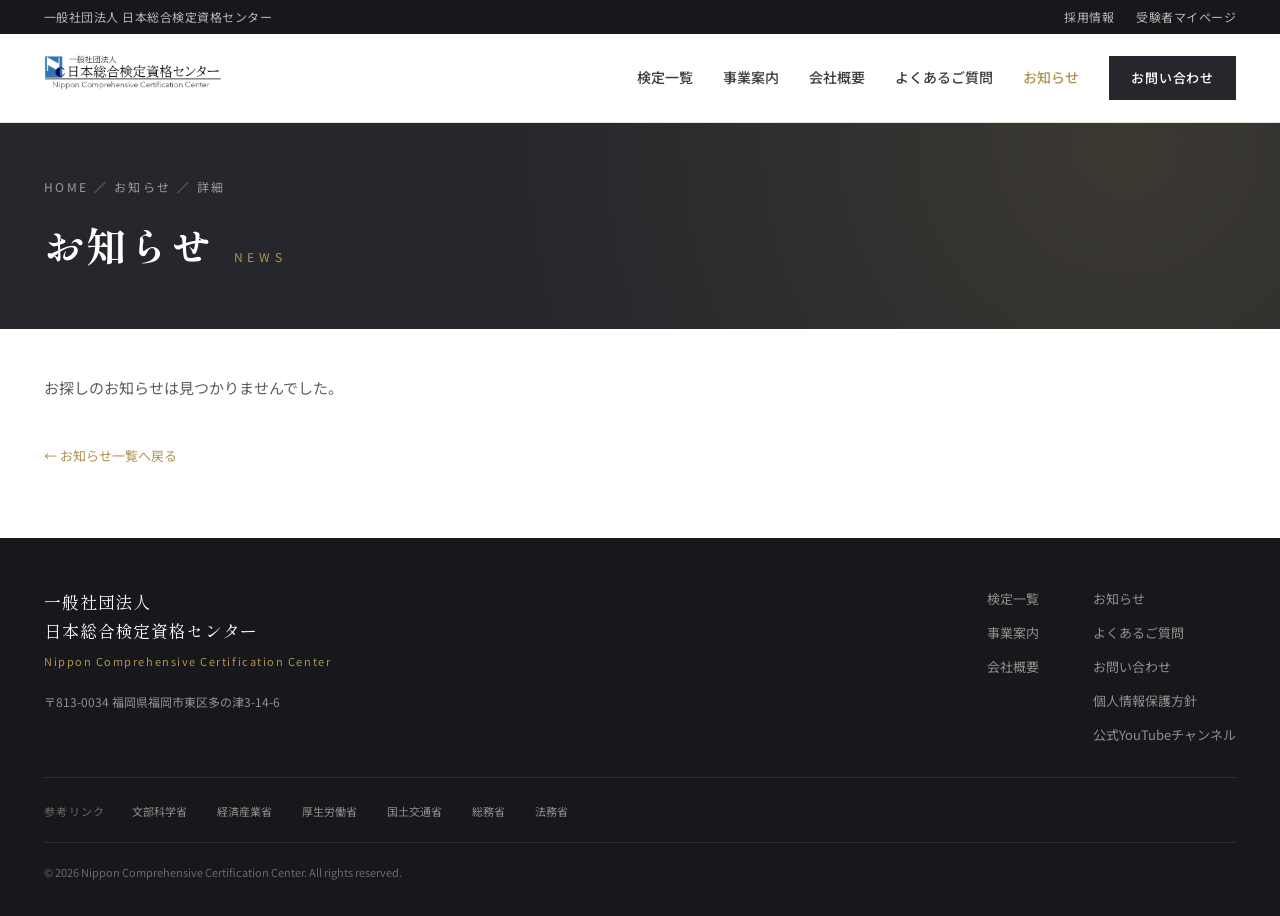
<file: news-detail.html>
<!DOCTYPE html>
<html lang="ja">
<head>
<!-- Google tag (gtag.js) -->
<script async src="https://www.googletagmanager.com/gtag/js?id=G-DT82KPRKSF"></script>
<script>
  window.dataLayer = window.dataLayer || [];
  function gtag(){dataLayer.push(arguments);}
  gtag('js', new Date());
  gtag('config', 'G-DT82KPRKSF');
</script>
<meta charset="utf-8">
<meta name="viewport" content="width=device-width, initial-scale=1">
<meta name="format-detection" content="telephone=no,address=no,email=no">
<title>お知らせ | 一般社団法人 日本総合検定資格センター</title>
<meta name="description" content="一般社団法人 日本総合検定資格センターからのお知らせの詳細ページです。">
<link rel="canonical" href="https://kentei-center.or.jp/news-detail.html">
<meta name="robots" content="noindex,follow">
<meta property="og:type" content="website">
<meta property="og:site_name" content="一般社団法人 日本総合検定資格センター">
<meta property="og:locale" content="ja_JP">
<meta property="og:title" content="お知らせ | 一般社団法人 日本総合検定資格センター">
<meta property="og:description" content="一般社団法人 日本総合検定資格センターからのお知らせの詳細ページです。">
<meta property="og:url" content="https://kentei-center.or.jp/news-detail.html">
<meta property="og:image" content="https://kentei-center.or.jp/assets/ogp.png">
<meta name="twitter:card" content="summary_large_image">
<meta name="twitter:title" content="お知らせ | 一般社団法人 日本総合検定資格センター">
<meta name="twitter:description" content="一般社団法人 日本総合検定資格センターからのお知らせの詳細ページです。">
<meta name="twitter:image" content="https://kentei-center.or.jp/assets/ogp.png">

<link rel="preconnect" href="https://fonts.googleapis.com">
<link rel="preconnect" href="https://fonts.gstatic.com" crossorigin>
<link href="https://fonts.googleapis.com/css2?family=Noto+Sans+JP:wght@400;500;700&family=Shippori+Mincho:wght@500;600;700;800&display=swap" rel="stylesheet">
<link rel="icon" href="favicon.ico" sizes="48x48">
<link rel="icon" href="assets/favicon-32.png" type="image/png" sizes="32x32">
<link rel="icon" href="assets/favicon-192.png" type="image/png" sizes="192x192">
<link rel="apple-touch-icon" href="assets/apple-touch-icon.png">
<link rel="stylesheet" href="css/styles.css">
<script src="js/main.js" defer></script>
<script src="js/news.js" defer></script>
</head>
<body>
<div class="site">

  <div class="topbar px">
    <span class="topbar__org">一般社団法人 日本総合検定資格センター</span>
    <div class="topbar__links">
      <a href="recruit.html">採用情報</a>
      <span class="is-plain">受験者マイページ</span>
    </div>
  </div>

  <header class="header">
    <a class="header__logo" href="index.html"><img src="assets/logo-t.png" alt="一般社団法人 日本総合検定資格センター" width="1045" height="283"></a>
    <button class="nav-toggle" type="button" aria-label="メニューを開閉" aria-expanded="false"><span></span><span></span><span></span></button>
    <nav class="nav">
      <a href="kentei.html">検定一覧</a>
      <a href="business.html">事業案内</a>
      <a href="about.html">会社概要</a>
      <a href="faq.html">よくあるご質問</a>
      <a class="is-active" href="news.html">お知らせ</a>
      <a class="nav__cta" href="contact.html">お問い合わせ</a>
    </nav>
  </header>

  <section class="page-title">
    <div class="breadcrumb"><a href="index.html">HOME</a> ／ <a href="news.html">お知らせ</a> ／ 詳細</div>
    <div class="page-title__row">
      <h1>お知らせ</h1>
      <span class="page-title__en">NEWS</span>
    </div>
  </section>

  <!-- 記事本文(js/news.jsが描画) -->
  <section class="news-detail" id="news-detail"></section>

  <footer class="footer">
    <div class="footer__top">
      <div>
        <a class="footer__brand" href="index.html">
          <div class="footer__name">一般社団法人<br>日本総合検定資格センター</div>
          <div class="footer__en">Nippon Comprehensive Certification Center</div>
        </a>
        <div class="footer__addr">〒813-0034 福岡県福岡市東区多の津3-14-6</div>
      </div>
      <div class="footer__nav">
        <div class="footer__col">
          <a href="kentei.html">検定一覧</a>
          <a href="business.html">事業案内</a>
          <a href="about.html">会社概要</a>
        </div>
        <div class="footer__col">
          <a href="news.html">お知らせ</a>
          <a href="faq.html">よくあるご質問</a>
          <a href="contact.html">お問い合わせ</a>
          <a href="privacy.html">個人情報保護方針</a>
          <a href="https://www.youtube.com/@kentei-center" target="_blank" rel="noopener">公式YouTubeチャンネル</a>
        </div>
      </div>
    </div>
    <div class="footer__links">
      <span class="footer__links-ttl">参考リンク</span>
      <div class="footer__links-list">
        <a href="https://www.mext.go.jp/" target="_blank" rel="noopener">文部科学省</a>
        <a href="https://www.meti.go.jp/" target="_blank" rel="noopener">経済産業省</a>
        <a href="https://www.mhlw.go.jp/" target="_blank" rel="noopener">厚生労働省</a>
        <a href="https://www.mlit.go.jp/" target="_blank" rel="noopener">国土交通省</a>
        <a href="https://www.soumu.go.jp/" target="_blank" rel="noopener">総務省</a>
        <a href="https://www.moj.go.jp/" target="_blank" rel="noopener">法務省</a>
      </div>
    </div>
    <div class="footer__copy">© 2026 Nippon Comprehensive Certification Center. All rights reserved.</div>
  </footer>

</div>
</body>
</html>
</file>
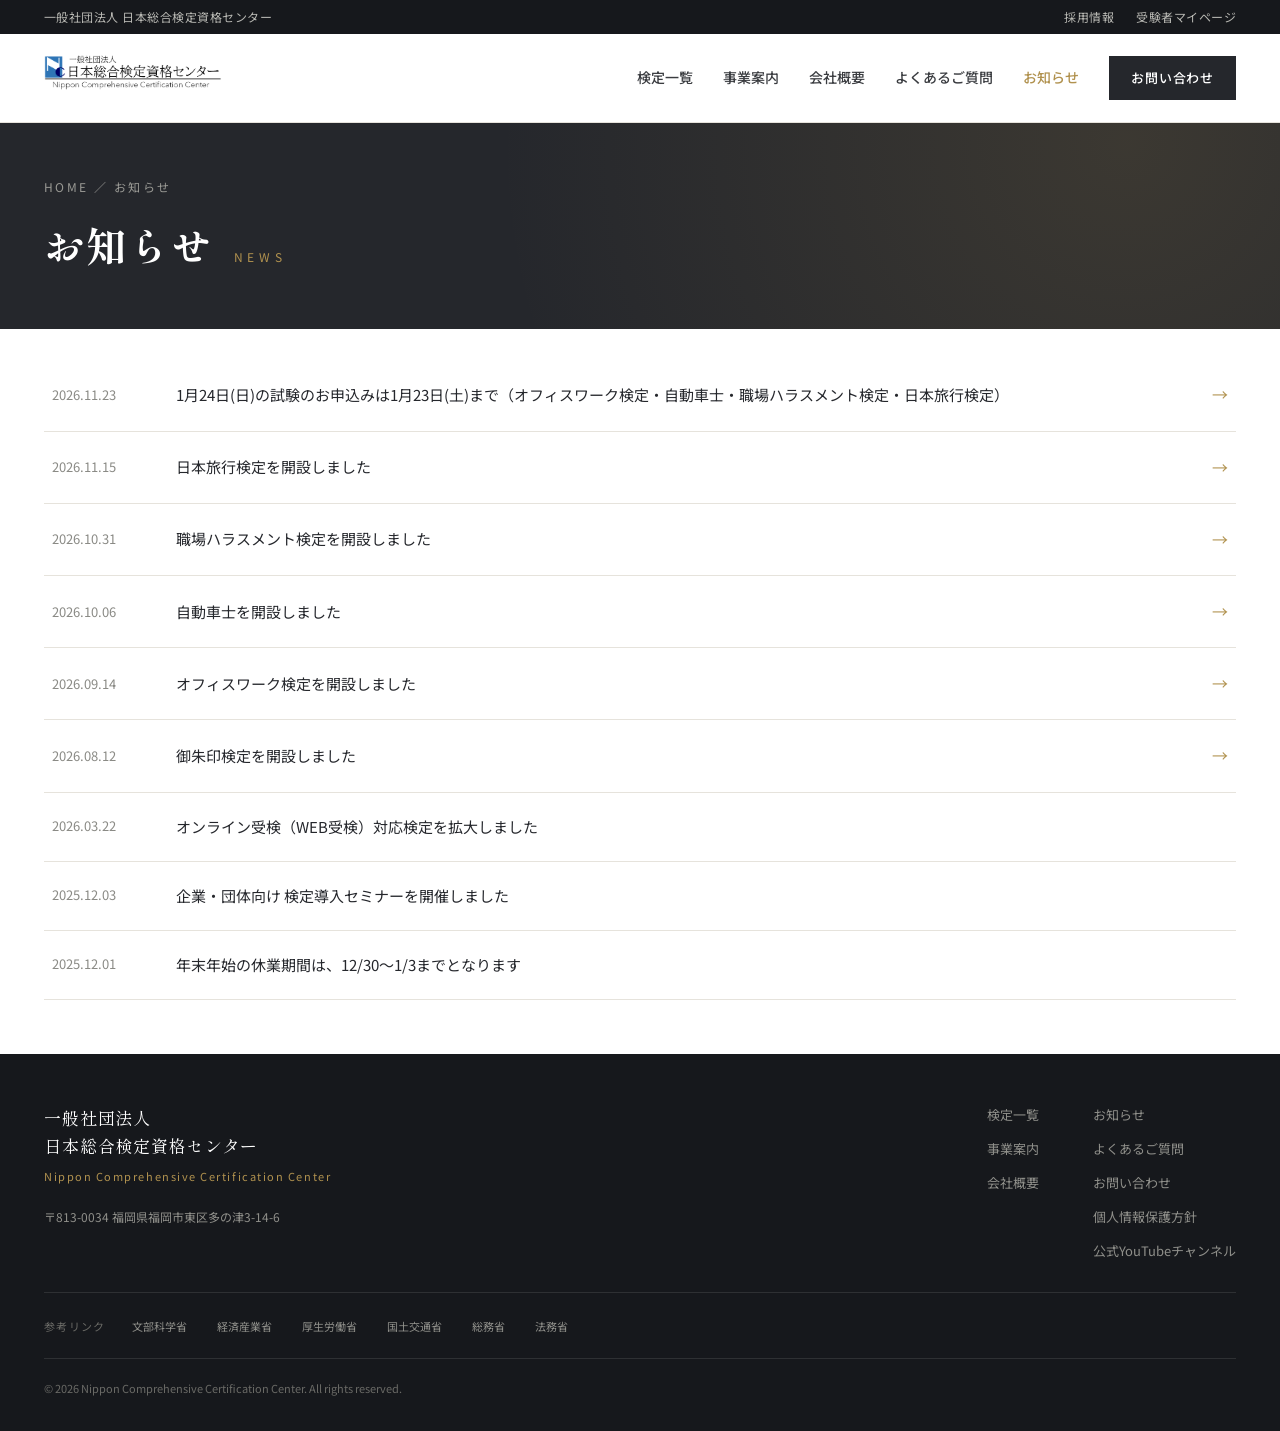
<file: news.html>
<!DOCTYPE html>
<html lang="ja">
<head>
<!-- Google tag (gtag.js) -->
<script async src="https://www.googletagmanager.com/gtag/js?id=G-DT82KPRKSF"></script>
<script>
  window.dataLayer = window.dataLayer || [];
  function gtag(){dataLayer.push(arguments);}
  gtag('js', new Date());
  gtag('config', 'G-DT82KPRKSF');
</script>
<meta charset="utf-8">
<meta name="viewport" content="width=device-width, initial-scale=1">
<meta name="format-detection" content="telephone=no,address=no,email=no">
<title>お知らせ | 一般社団法人 日本総合検定資格センター</title>
<meta name="description" content="一般社団法人 日本総合検定資格センターからのお知らせ・新着情報の一覧です。">
<link rel="canonical" href="https://kentei-center.or.jp/news.html">
<meta name="robots" content="index,follow">
<meta property="og:type" content="website">
<meta property="og:site_name" content="一般社団法人 日本総合検定資格センター">
<meta property="og:locale" content="ja_JP">
<meta property="og:title" content="お知らせ | 一般社団法人 日本総合検定資格センター">
<meta property="og:description" content="一般社団法人 日本総合検定資格センターからのお知らせ・新着情報の一覧です。">
<meta property="og:url" content="https://kentei-center.or.jp/news.html">
<meta property="og:image" content="https://kentei-center.or.jp/assets/ogp.png">
<meta name="twitter:card" content="summary_large_image">
<meta name="twitter:title" content="お知らせ | 一般社団法人 日本総合検定資格センター">
<meta name="twitter:description" content="一般社団法人 日本総合検定資格センターからのお知らせ・新着情報の一覧です。">
<meta name="twitter:image" content="https://kentei-center.or.jp/assets/ogp.png">

<link rel="preconnect" href="https://fonts.googleapis.com">
<link rel="preconnect" href="https://fonts.gstatic.com" crossorigin>
<link href="https://fonts.googleapis.com/css2?family=Noto+Sans+JP:wght@400;500;700&family=Shippori+Mincho:wght@500;600;700;800&display=swap" rel="stylesheet">
<link rel="icon" href="favicon.ico" sizes="48x48">
<link rel="icon" href="assets/favicon-32.png" type="image/png" sizes="32x32">
<link rel="icon" href="assets/favicon-192.png" type="image/png" sizes="192x192">
<link rel="apple-touch-icon" href="assets/apple-touch-icon.png">
<link rel="stylesheet" href="css/styles.css">
<script src="js/main.js" defer></script>
<script src="js/news.js" defer></script>
<script type="application/ld+json">
{
  "@context": "https://schema.org",
  "@type": "BreadcrumbList",
  "itemListElement": [
    {
      "@type": "ListItem",
      "position": 1,
      "name": "HOME",
      "item": "https://kentei-center.or.jp/"
    },
    {
      "@type": "ListItem",
      "position": 2,
      "name": "お知らせ",
      "item": "https://kentei-center.or.jp/news.html"
    }
  ]
}
</script>
</head>
<body>
<div class="site">

  <div class="topbar px">
    <span class="topbar__org">一般社団法人 日本総合検定資格センター</span>
    <div class="topbar__links">
      <a href="recruit.html">採用情報</a>
      <span class="is-plain">受験者マイページ</span>
    </div>
  </div>

  <header class="header">
    <a class="header__logo" href="index.html"><img src="assets/logo-t.png" alt="一般社団法人 日本総合検定資格センター" width="1045" height="283"></a>
    <button class="nav-toggle" type="button" aria-label="メニューを開閉" aria-expanded="false"><span></span><span></span><span></span></button>
    <nav class="nav">
      <a href="kentei.html">検定一覧</a>
      <a href="business.html">事業案内</a>
      <a href="about.html">会社概要</a>
      <a href="faq.html">よくあるご質問</a>
      <a class="is-active" href="news.html">お知らせ</a>
      <a class="nav__cta" href="contact.html">お問い合わせ</a>
    </nav>
  </header>

  <section class="page-title">
    <div class="breadcrumb"><a href="index.html">HOME</a> ／ お知らせ</div>
    <div class="page-title__row">
      <h1>お知らせ</h1>
      <span class="page-title__en">NEWS</span>
    </div>
  </section>

  <!-- 一覧 -->
  <section class="news-list" id="news-list"></section>

  <footer class="footer">
    <div class="footer__top">
      <div>
        <a class="footer__brand" href="index.html">
          <div class="footer__name">一般社団法人<br>日本総合検定資格センター</div>
          <div class="footer__en">Nippon Comprehensive Certification Center</div>
        </a>
        <div class="footer__addr">〒813-0034 福岡県福岡市東区多の津3-14-6</div>
      </div>
      <div class="footer__nav">
        <div class="footer__col">
          <a href="kentei.html">検定一覧</a>
          <a href="business.html">事業案内</a>
          <a href="about.html">会社概要</a>
        </div>
        <div class="footer__col">
          <a href="news.html">お知らせ</a>
          <a href="faq.html">よくあるご質問</a>
          <a href="contact.html">お問い合わせ</a>
          <a href="privacy.html">個人情報保護方針</a>
          <a href="https://www.youtube.com/@kentei-center" target="_blank" rel="noopener">公式YouTubeチャンネル</a>
        </div>
      </div>
    </div>
    <div class="footer__links">
      <span class="footer__links-ttl">参考リンク</span>
      <div class="footer__links-list">
        <a href="https://www.mext.go.jp/" target="_blank" rel="noopener">文部科学省</a>
        <a href="https://www.meti.go.jp/" target="_blank" rel="noopener">経済産業省</a>
        <a href="https://www.mhlw.go.jp/" target="_blank" rel="noopener">厚生労働省</a>
        <a href="https://www.mlit.go.jp/" target="_blank" rel="noopener">国土交通省</a>
        <a href="https://www.soumu.go.jp/" target="_blank" rel="noopener">総務省</a>
        <a href="https://www.moj.go.jp/" target="_blank" rel="noopener">法務省</a>
      </div>
    </div>
    <div class="footer__copy">© 2026 Nippon Comprehensive Certification Center. All rights reserved.</div>
  </footer>

</div>
</body>
</html>
</file>
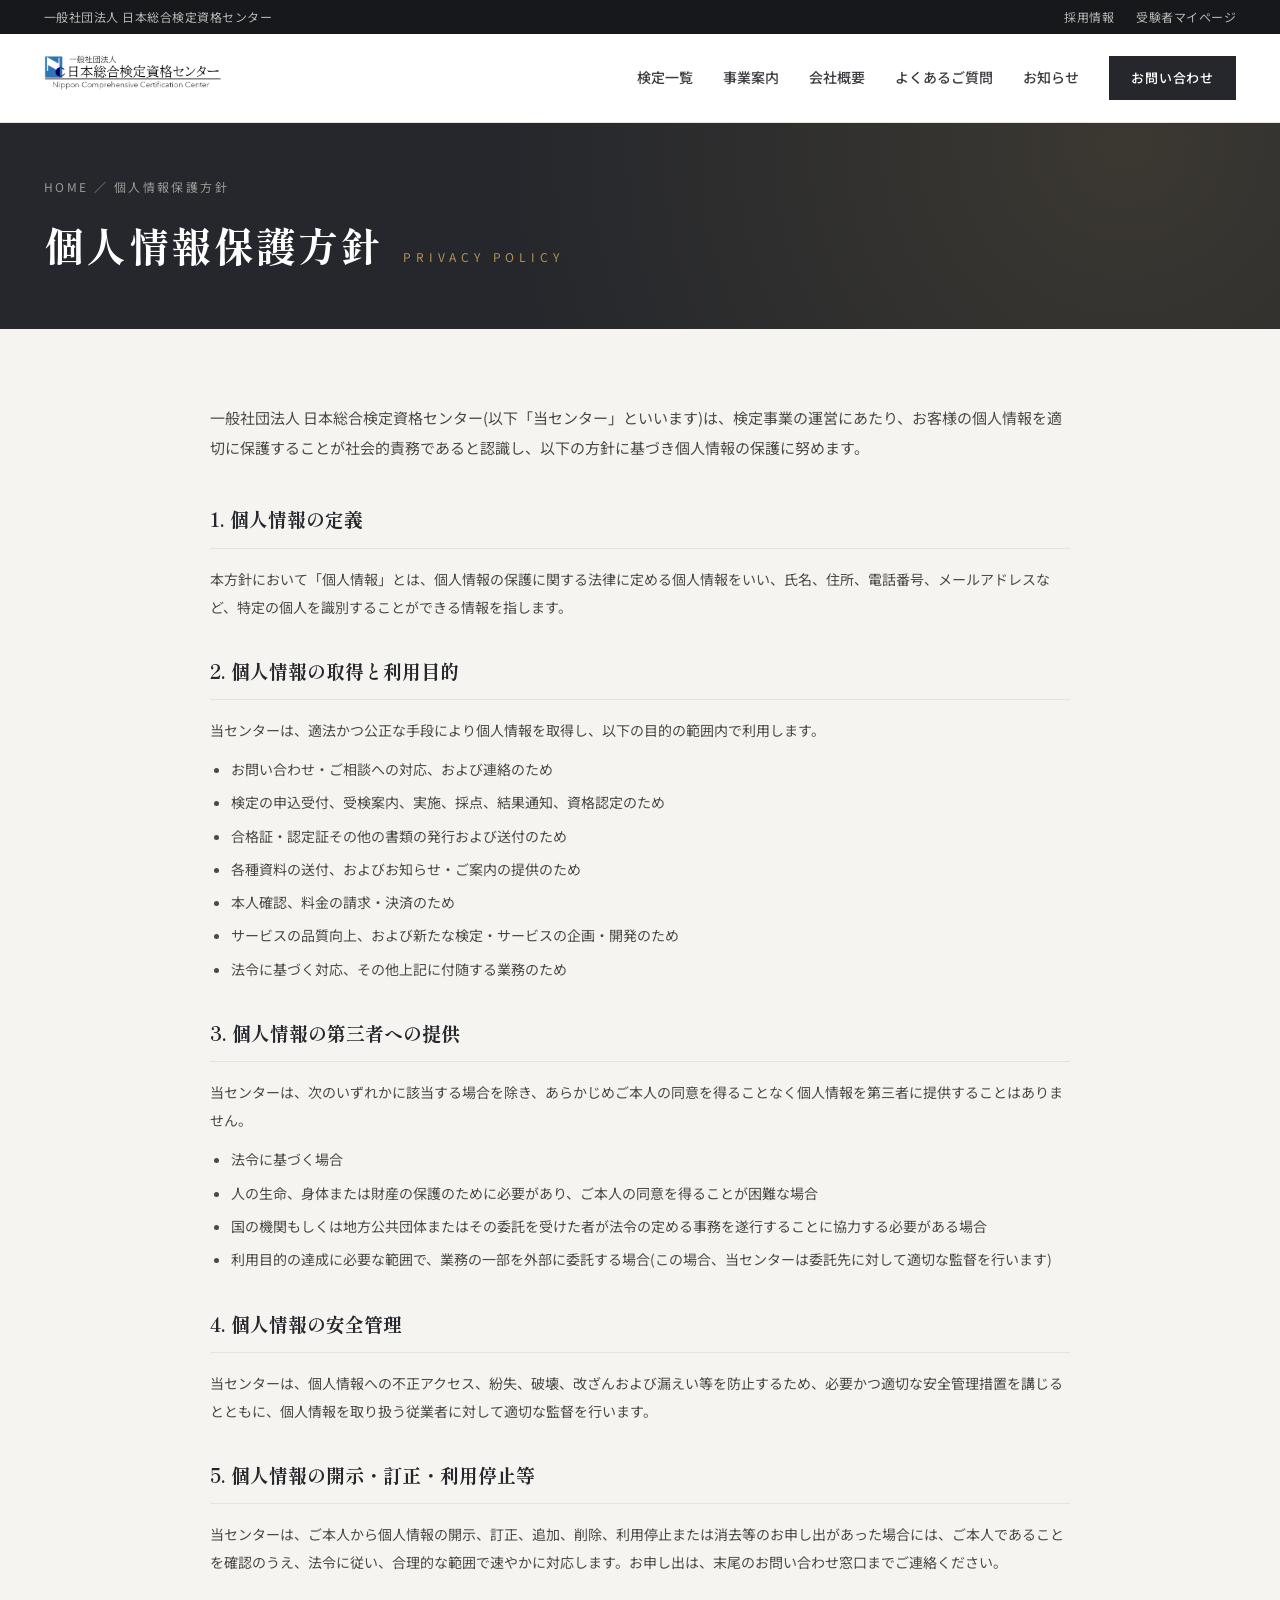
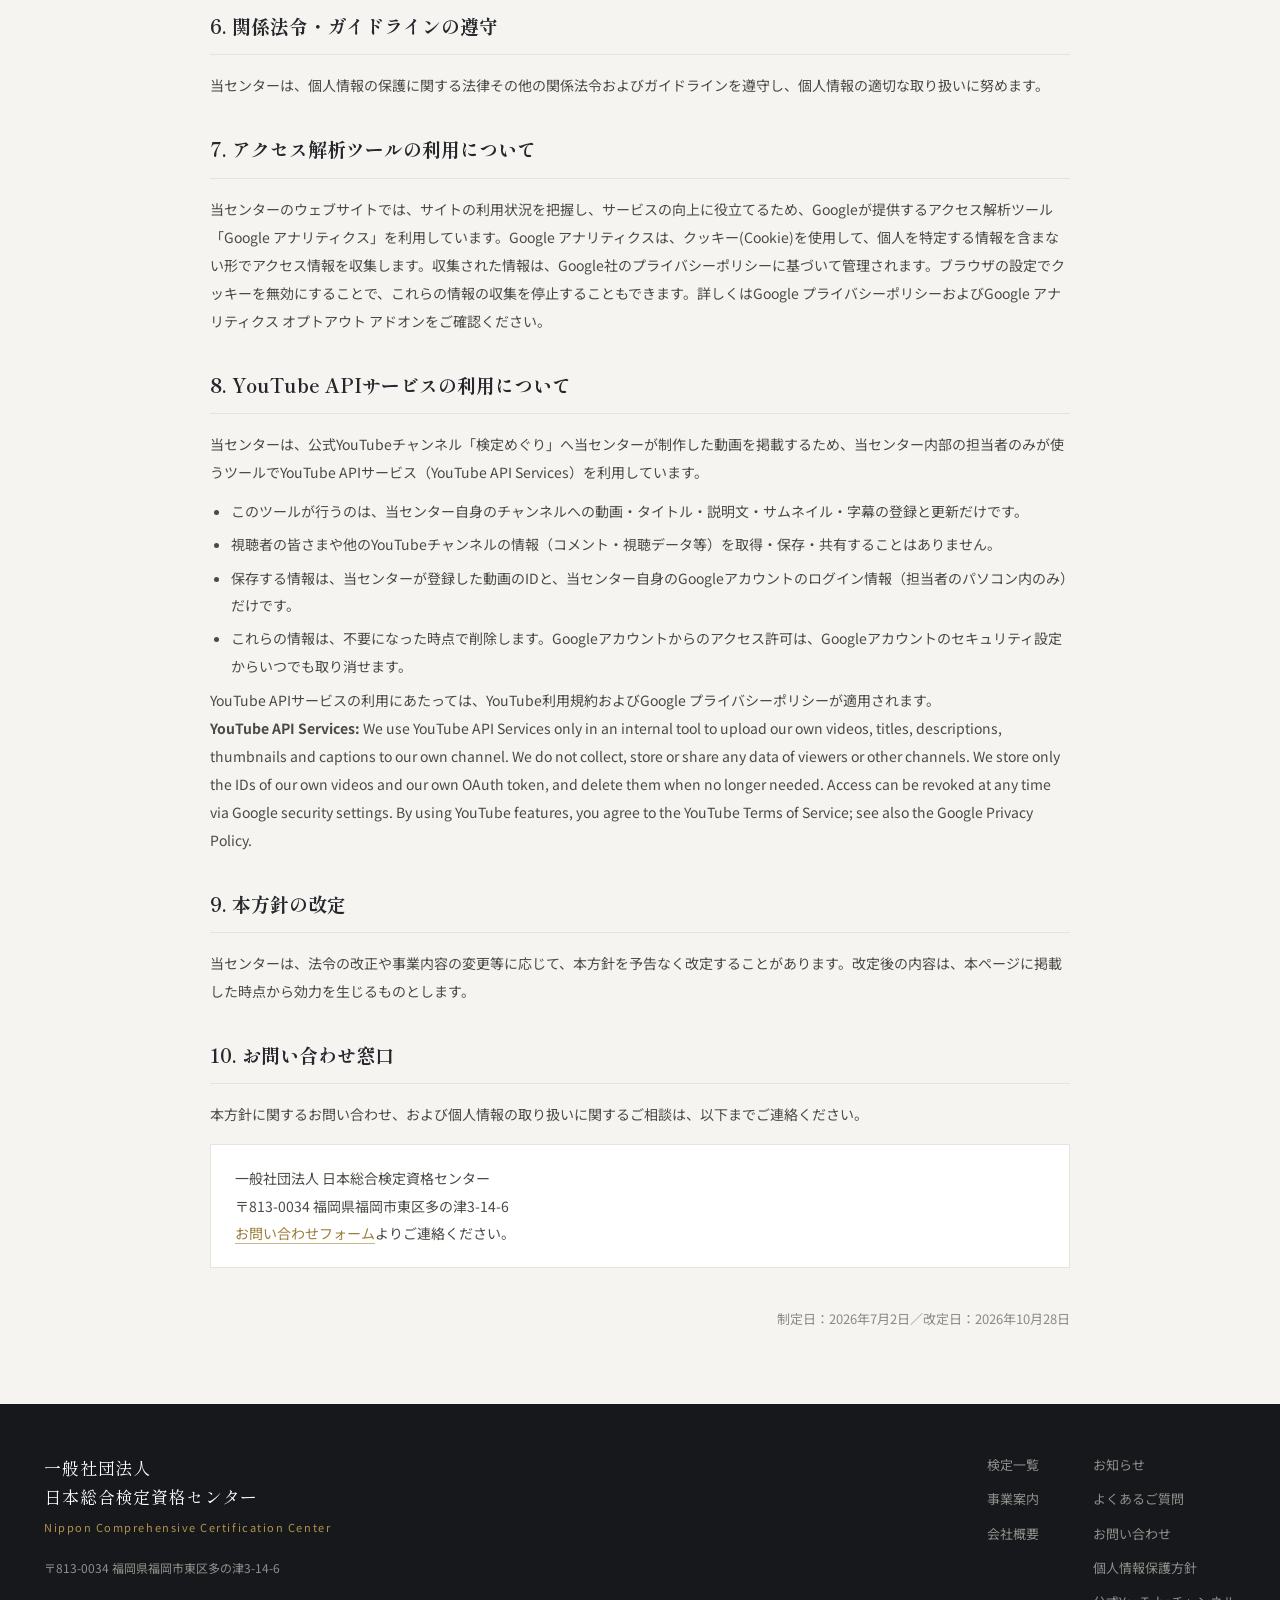
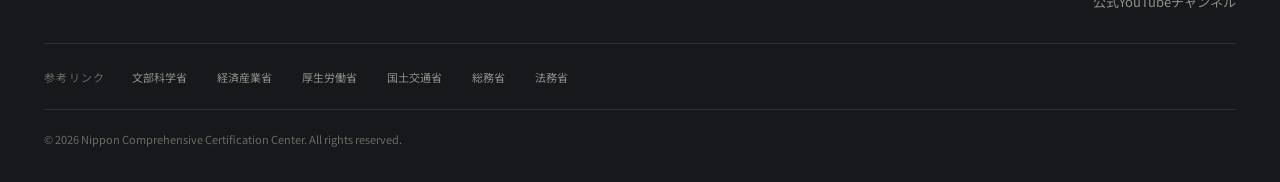
<file: privacy.html>
<!DOCTYPE html>
<html lang="ja">
<head>
<!-- Google tag (gtag.js) -->
<script async src="https://www.googletagmanager.com/gtag/js?id=G-DT82KPRKSF"></script>
<script>
  window.dataLayer = window.dataLayer || [];
  function gtag(){dataLayer.push(arguments);}
  gtag('js', new Date());
  gtag('config', 'G-DT82KPRKSF');
</script>
<meta charset="utf-8">
<meta name="viewport" content="width=device-width, initial-scale=1">
<meta name="format-detection" content="telephone=no,address=no,email=no">
<title>個人情報保護方針 | 一般社団法人 日本総合検定資格センター</title>
<meta name="description" content="一般社団法人 日本総合検定資格センターの個人情報保護方針(プライバシーポリシー)です。">
<link rel="canonical" href="https://kentei-center.or.jp/privacy.html">
<meta name="robots" content="index,follow">
<meta property="og:type" content="website">
<meta property="og:site_name" content="一般社団法人 日本総合検定資格センター">
<meta property="og:locale" content="ja_JP">
<meta property="og:title" content="個人情報保護方針 | 一般社団法人 日本総合検定資格センター">
<meta property="og:description" content="一般社団法人 日本総合検定資格センターの個人情報保護方針(プライバシーポリシー)です。">
<meta property="og:url" content="https://kentei-center.or.jp/privacy.html">
<meta property="og:image" content="https://kentei-center.or.jp/assets/ogp.png">
<meta name="twitter:card" content="summary_large_image">
<meta name="twitter:title" content="個人情報保護方針 | 一般社団法人 日本総合検定資格センター">
<meta name="twitter:description" content="一般社団法人 日本総合検定資格センターの個人情報保護方針(プライバシーポリシー)です。">
<meta name="twitter:image" content="https://kentei-center.or.jp/assets/ogp.png">

<link rel="preconnect" href="https://fonts.googleapis.com">
<link rel="preconnect" href="https://fonts.gstatic.com" crossorigin>
<link href="https://fonts.googleapis.com/css2?family=Noto+Sans+JP:wght@400;500;700&family=Shippori+Mincho:wght@500;600;700;800&display=swap" rel="stylesheet">
<link rel="icon" href="favicon.ico" sizes="48x48">
<link rel="icon" href="assets/favicon-32.png" type="image/png" sizes="32x32">
<link rel="icon" href="assets/favicon-192.png" type="image/png" sizes="192x192">
<link rel="apple-touch-icon" href="assets/apple-touch-icon.png">
<link rel="stylesheet" href="css/styles.css">
<script src="js/main.js" defer></script>
<script type="application/ld+json">
{
  "@context": "https://schema.org",
  "@type": "BreadcrumbList",
  "itemListElement": [
    {
      "@type": "ListItem",
      "position": 1,
      "name": "HOME",
      "item": "https://kentei-center.or.jp/"
    },
    {
      "@type": "ListItem",
      "position": 2,
      "name": "個人情報保護方針",
      "item": "https://kentei-center.or.jp/privacy.html"
    }
  ]
}
</script>
</head>
<body>
<div class="site">

  <div class="topbar px">
    <span class="topbar__org">一般社団法人 日本総合検定資格センター</span>
    <div class="topbar__links">
      <a href="recruit.html">採用情報</a>
      <span class="is-plain">受験者マイページ</span>
    </div>
  </div>

  <header class="header">
    <a class="header__logo" href="index.html"><img src="assets/logo-t.png" alt="一般社団法人 日本総合検定資格センター" width="1045" height="283"></a>
    <button class="nav-toggle" type="button" aria-label="メニューを開閉" aria-expanded="false"><span></span><span></span><span></span></button>
    <nav class="nav">
      <a href="kentei.html">検定一覧</a>
      <a href="business.html">事業案内</a>
      <a href="about.html">会社概要</a>
      <a href="faq.html">よくあるご質問</a>
      <a href="news.html">お知らせ</a>
      <a class="nav__cta" href="contact.html">お問い合わせ</a>
    </nav>
  </header>

  <section class="page-title">
    <div class="breadcrumb"><a href="index.html">HOME</a> ／ 個人情報保護方針</div>
    <div class="page-title__row">
      <h1>個人情報保護方針</h1>
      <span class="page-title__en">PRIVACY POLICY</span>
    </div>
  </section>

  <!-- 本文 -->
  <section class="section section--paper">
    <div class="legal">
      <p class="legal__lead">一般社団法人 日本総合検定資格センター(以下「当センター」といいます)は、検定事業の運営にあたり、お客様の個人情報を適切に保護することが社会的責務であると認識し、以下の方針に基づき個人情報の保護に努めます。</p>

      <div class="legal__block">
        <h2 class="legal__h">1. 個人情報の定義</h2>
        <p>本方針において「個人情報」とは、個人情報の保護に関する法律に定める個人情報をいい、氏名、住所、電話番号、メールアドレスなど、特定の個人を識別することができる情報を指します。</p>
      </div>

      <div class="legal__block">
        <h2 class="legal__h">2. 個人情報の取得と利用目的</h2>
        <p>当センターは、適法かつ公正な手段により個人情報を取得し、以下の目的の範囲内で利用します。</p>
        <ul class="legal__list">
          <li>お問い合わせ・ご相談への対応、および連絡のため</li>
          <li>検定の申込受付、受検案内、実施、採点、結果通知、資格認定のため</li>
          <li>合格証・認定証その他の書類の発行および送付のため</li>
          <li>各種資料の送付、およびお知らせ・ご案内の提供のため</li>
          <li>本人確認、料金の請求・決済のため</li>
          <li>サービスの品質向上、および新たな検定・サービスの企画・開発のため</li>
          <li>法令に基づく対応、その他上記に付随する業務のため</li>
        </ul>
      </div>

      <div class="legal__block">
        <h2 class="legal__h">3. 個人情報の第三者への提供</h2>
        <p>当センターは、次のいずれかに該当する場合を除き、あらかじめご本人の同意を得ることなく個人情報を第三者に提供することはありません。</p>
        <ul class="legal__list">
          <li>法令に基づく場合</li>
          <li>人の生命、身体または財産の保護のために必要があり、ご本人の同意を得ることが困難な場合</li>
          <li>国の機関もしくは地方公共団体またはその委託を受けた者が法令の定める事務を遂行することに協力する必要がある場合</li>
          <li>利用目的の達成に必要な範囲で、業務の一部を外部に委託する場合(この場合、当センターは委託先に対して適切な監督を行います)</li>
        </ul>
      </div>

      <div class="legal__block">
        <h2 class="legal__h">4. 個人情報の安全管理</h2>
        <p>当センターは、個人情報への不正アクセス、紛失、破壊、改ざんおよび漏えい等を防止するため、必要かつ適切な安全管理措置を講じるとともに、個人情報を取り扱う従業者に対して適切な監督を行います。</p>
      </div>

      <div class="legal__block">
        <h2 class="legal__h">5. 個人情報の開示・訂正・利用停止等</h2>
        <p>当センターは、ご本人から個人情報の開示、訂正、追加、削除、利用停止または消去等のお申し出があった場合には、ご本人であることを確認のうえ、法令に従い、合理的な範囲で速やかに対応します。お申し出は、末尾のお問い合わせ窓口までご連絡ください。</p>
      </div>

      <div class="legal__block">
        <h2 class="legal__h">6. 関係法令・ガイドラインの遵守</h2>
        <p>当センターは、個人情報の保護に関する法律その他の関係法令およびガイドラインを遵守し、個人情報の適切な取り扱いに努めます。</p>
      </div>

      <div class="legal__block">
        <h2 class="legal__h">7. アクセス解析ツールの利用について</h2>
        <p>当センターのウェブサイトでは、サイトの利用状況を把握し、サービスの向上に役立てるため、Googleが提供するアクセス解析ツール「Google アナリティクス」を利用しています。Google アナリティクスは、クッキー(Cookie)を使用して、個人を特定する情報を含まない形でアクセス情報を収集します。収集された情報は、Google社のプライバシーポリシーに基づいて管理されます。ブラウザの設定でクッキーを無効にすることで、これらの情報の収集を停止することもできます。詳しくは<a href="https://policies.google.com/privacy" target="_blank" rel="noopener">Google プライバシーポリシー</a>および<a href="https://tools.google.com/dlpage/gaoptout" target="_blank" rel="noopener">Google アナリティクス オプトアウト アドオン</a>をご確認ください。</p>
      </div>

      <div class="legal__block">
        <h2 class="legal__h">8. YouTube APIサービスの利用について</h2>
        <p>当センターは、公式YouTubeチャンネル「<a href="https://www.youtube.com/@kentei-center" target="_blank" rel="noopener">検定めぐり</a>」へ当センターが制作した動画を掲載するため、当センター内部の担当者のみが使うツールでYouTube APIサービス（YouTube API Services）を利用しています。</p>
        <ul class="legal__list">
          <li>このツールが行うのは、当センター自身のチャンネルへの動画・タイトル・説明文・サムネイル・字幕の登録と更新だけです。</li>
          <li>視聴者の皆さまや他のYouTubeチャンネルの情報（コメント・視聴データ等）を取得・保存・共有することはありません。</li>
          <li>保存する情報は、当センターが登録した動画のIDと、当センター自身のGoogleアカウントのログイン情報（担当者のパソコン内のみ）だけです。</li>
          <li>これらの情報は、不要になった時点で削除します。Googleアカウントからのアクセス許可は、<a href="https://myaccount.google.com/permissions" target="_blank" rel="noopener">Googleアカウントのセキュリティ設定</a>からいつでも取り消せます。</li>
        </ul>
        <p>YouTube APIサービスの利用にあたっては、<a href="https://www.youtube.com/t/terms" target="_blank" rel="noopener">YouTube利用規約</a>および<a href="https://policies.google.com/privacy" target="_blank" rel="noopener">Google プライバシーポリシー</a>が適用されます。</p>
        <p lang="en"><strong>YouTube API Services:</strong> We use YouTube API Services only in an internal tool to upload our own videos, titles, descriptions, thumbnails and captions to our own channel. We do not collect, store or share any data of viewers or other channels. We store only the IDs of our own videos and our own OAuth token, and delete them when no longer needed. Access can be revoked at any time via <a href="https://myaccount.google.com/permissions" target="_blank" rel="noopener">Google security settings</a>. By using YouTube features, you agree to the <a href="https://www.youtube.com/t/terms" target="_blank" rel="noopener">YouTube Terms of Service</a>; see also the <a href="https://policies.google.com/privacy" target="_blank" rel="noopener">Google Privacy Policy</a>.</p>
      </div>

      <div class="legal__block">
        <h2 class="legal__h">9. 本方針の改定</h2>
        <p>当センターは、法令の改正や事業内容の変更等に応じて、本方針を予告なく改定することがあります。改定後の内容は、本ページに掲載した時点から効力を生じるものとします。</p>
      </div>

      <div class="legal__block">
        <h2 class="legal__h">10. お問い合わせ窓口</h2>
        <p>本方針に関するお問い合わせ、および個人情報の取り扱いに関するご相談は、以下までご連絡ください。</p>
        <div class="legal__contact">
          <p>一般社団法人 日本総合検定資格センター<br>
          〒813-0034 福岡県福岡市東区多の津3-14-6<br>
          <a href="contact.html">お問い合わせフォーム</a>よりご連絡ください。</p>
        </div>
      </div>

      <p class="legal__date">制定日：2026年7月2日／改定日：2026年10月28日</p>
    </div>
  </section>

  <footer class="footer">
    <div class="footer__top">
      <div>
        <a class="footer__brand" href="index.html">
          <div class="footer__name">一般社団法人<br>日本総合検定資格センター</div>
          <div class="footer__en">Nippon Comprehensive Certification Center</div>
        </a>
        <div class="footer__addr">〒813-0034 福岡県福岡市東区多の津3-14-6</div>
      </div>
      <div class="footer__nav">
        <div class="footer__col">
          <a href="kentei.html">検定一覧</a>
          <a href="business.html">事業案内</a>
          <a href="about.html">会社概要</a>
        </div>
        <div class="footer__col">
          <a href="news.html">お知らせ</a>
          <a href="faq.html">よくあるご質問</a>
          <a href="contact.html">お問い合わせ</a>
          <a href="privacy.html">個人情報保護方針</a>
          <a href="https://www.youtube.com/@kentei-center" target="_blank" rel="noopener">公式YouTubeチャンネル</a>
        </div>
      </div>
    </div>
    <div class="footer__links">
      <span class="footer__links-ttl">参考リンク</span>
      <div class="footer__links-list">
        <a href="https://www.mext.go.jp/" target="_blank" rel="noopener">文部科学省</a>
        <a href="https://www.meti.go.jp/" target="_blank" rel="noopener">経済産業省</a>
        <a href="https://www.mhlw.go.jp/" target="_blank" rel="noopener">厚生労働省</a>
        <a href="https://www.mlit.go.jp/" target="_blank" rel="noopener">国土交通省</a>
        <a href="https://www.soumu.go.jp/" target="_blank" rel="noopener">総務省</a>
        <a href="https://www.moj.go.jp/" target="_blank" rel="noopener">法務省</a>
      </div>
    </div>
    <div class="footer__copy">© 2026 Nippon Comprehensive Certification Center. All rights reserved.</div>
  </footer>

</div>
</body>
</html>
</file>
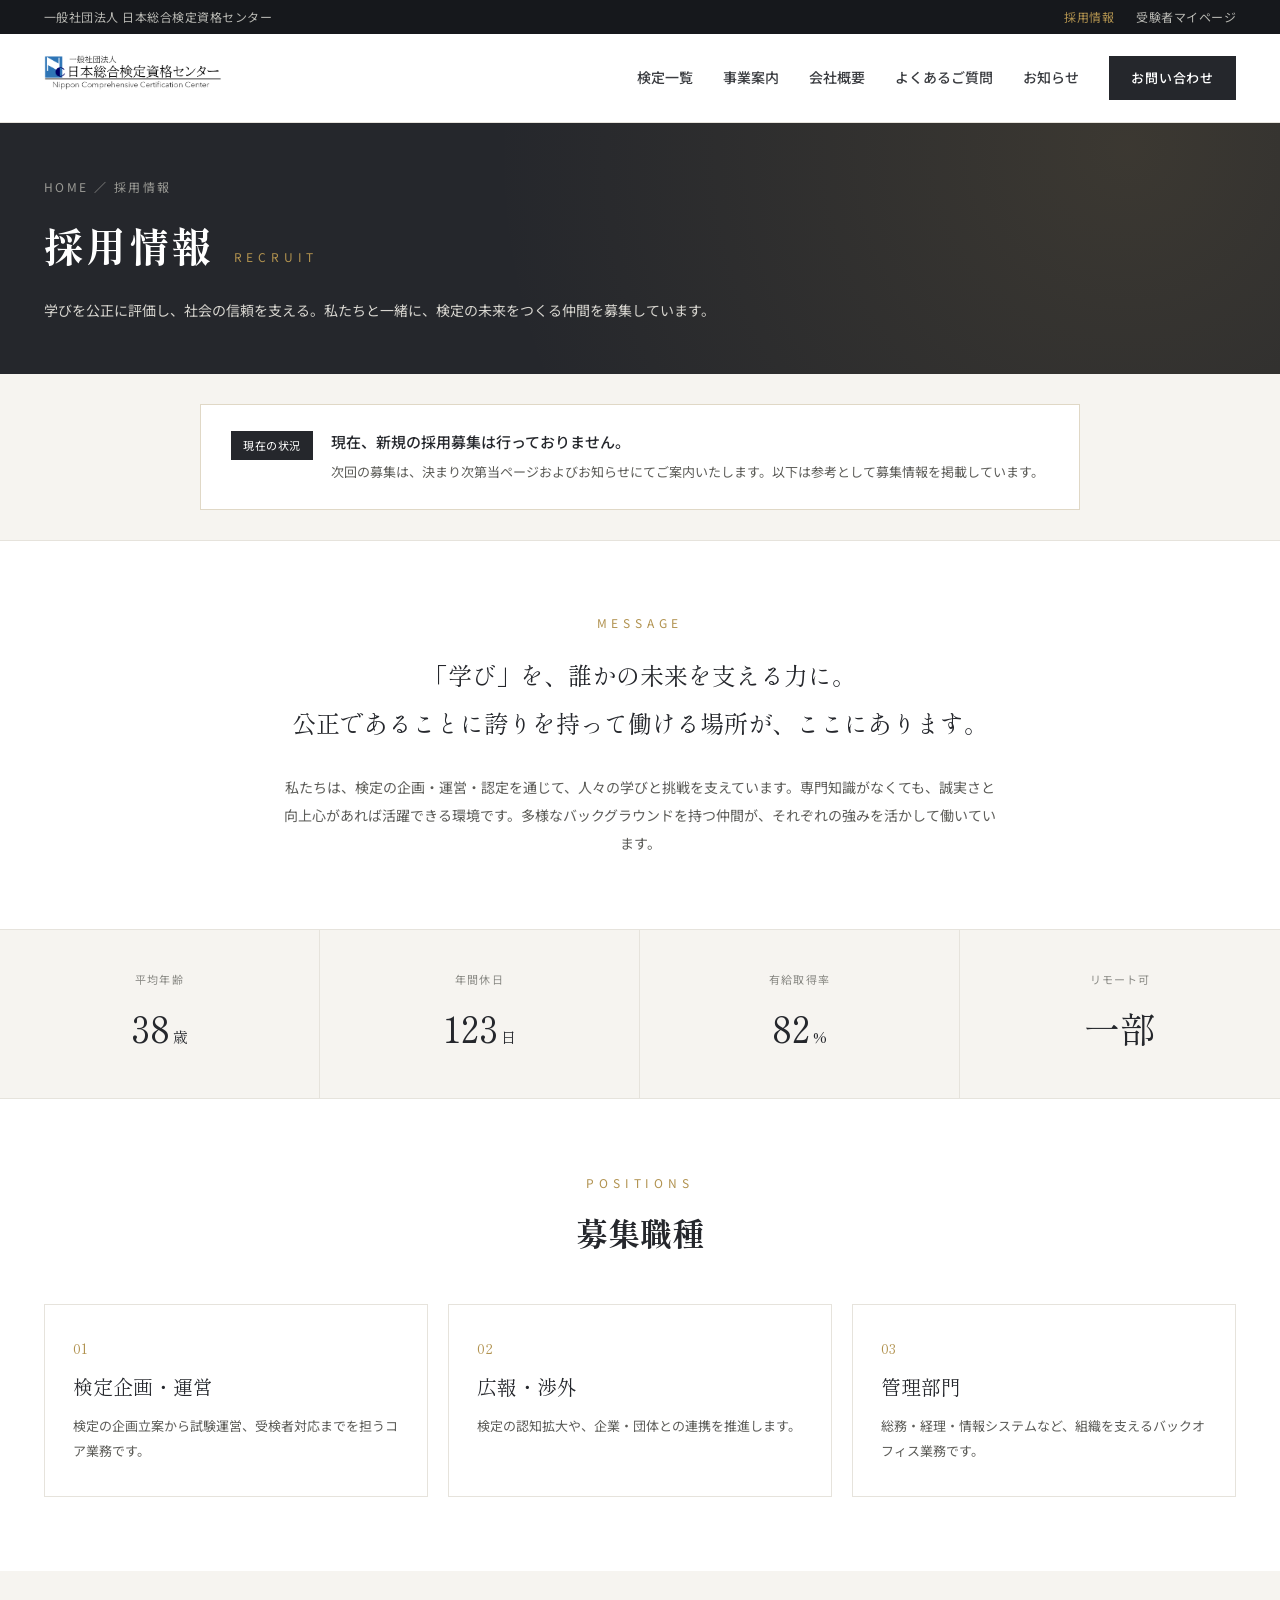
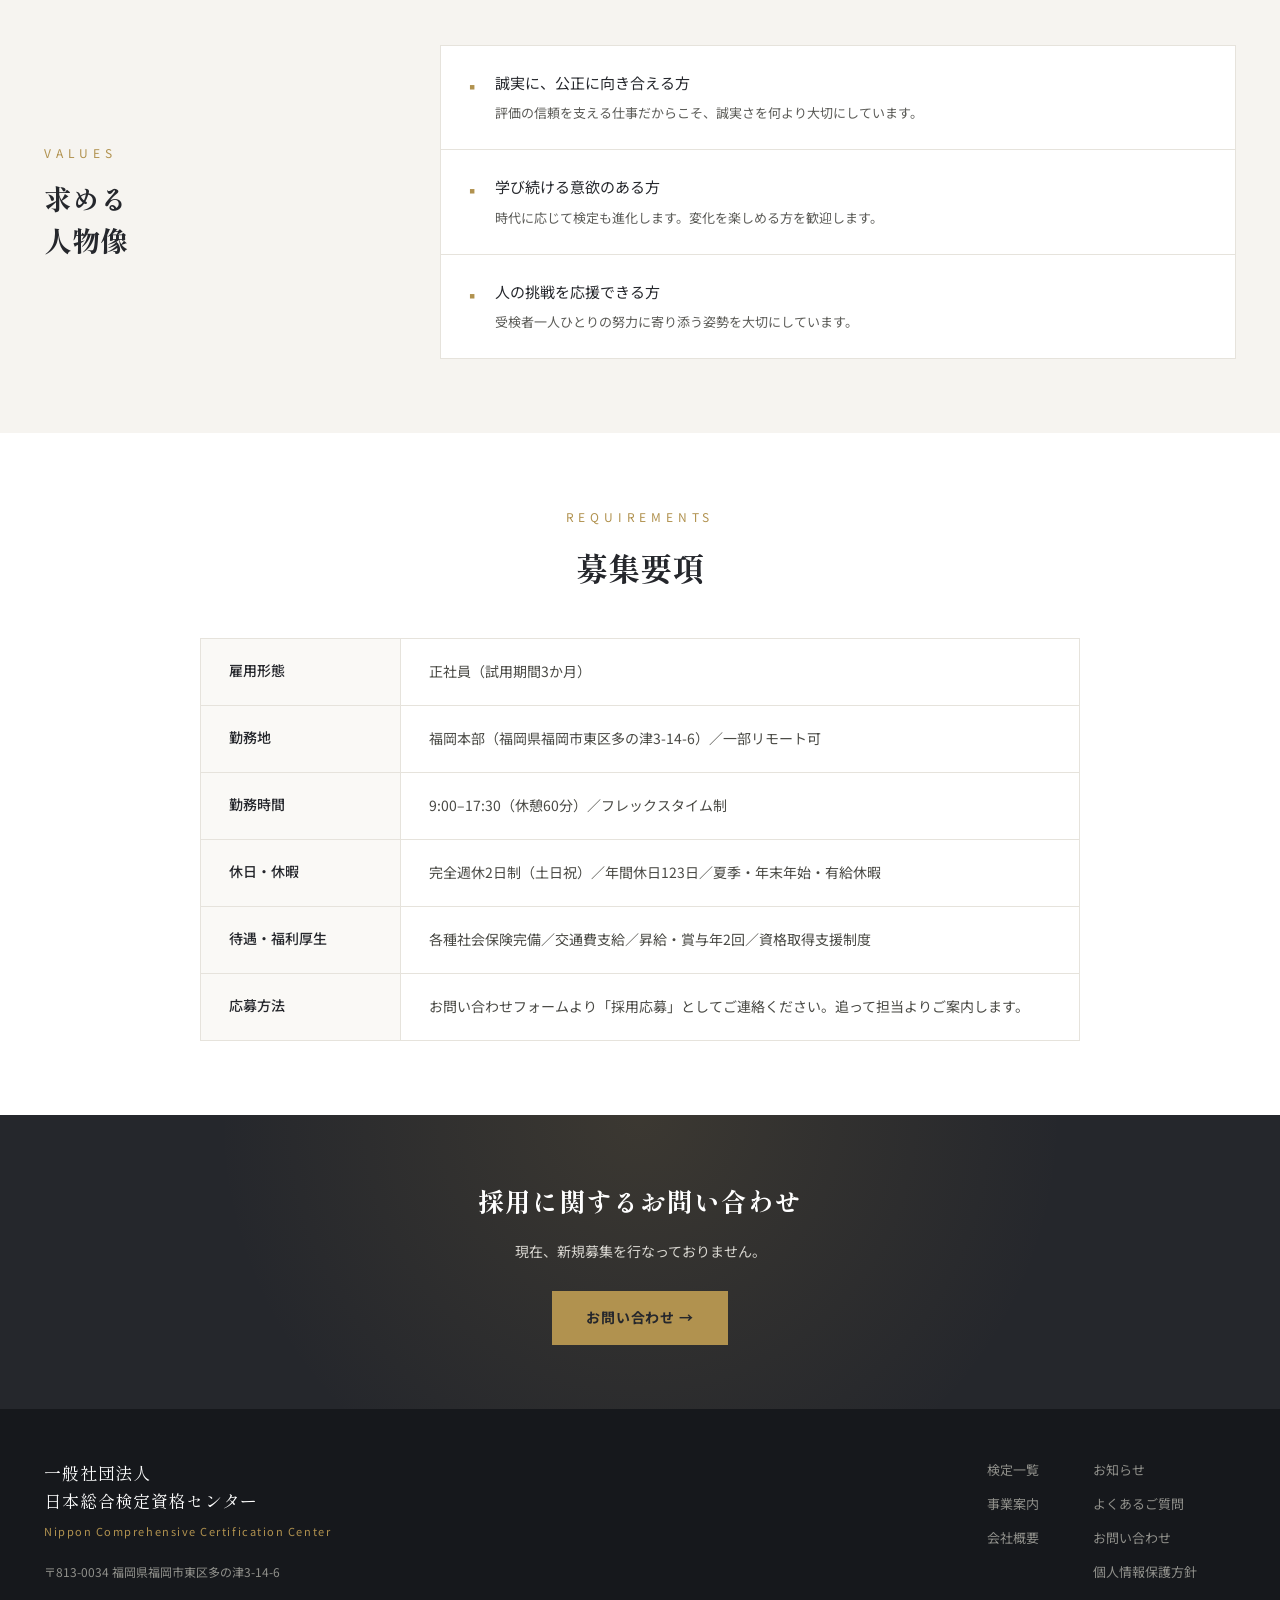
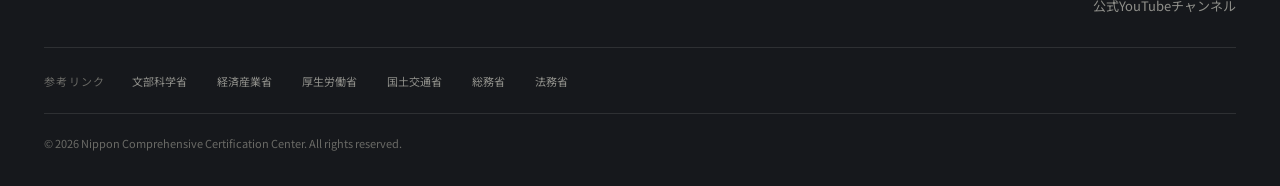
<file: recruit.html>
<!DOCTYPE html>
<html lang="ja">
<head>
<!-- Google tag (gtag.js) -->
<script async src="https://www.googletagmanager.com/gtag/js?id=G-DT82KPRKSF"></script>
<script>
  window.dataLayer = window.dataLayer || [];
  function gtag(){dataLayer.push(arguments);}
  gtag('js', new Date());
  gtag('config', 'G-DT82KPRKSF');
</script>
<meta charset="utf-8">
<meta name="viewport" content="width=device-width, initial-scale=1">
<meta name="format-detection" content="telephone=no,address=no,email=no">
<title>採用情報 | 一般社団法人 日本総合検定資格センター</title>
<meta name="description" content="一般社団法人 日本総合検定資格センターの採用情報。募集職種・求める人物像・募集要項をご紹介します。">
<link rel="canonical" href="https://kentei-center.or.jp/recruit.html">
<meta name="robots" content="index,follow">
<meta property="og:type" content="website">
<meta property="og:site_name" content="一般社団法人 日本総合検定資格センター">
<meta property="og:locale" content="ja_JP">
<meta property="og:title" content="採用情報 | 一般社団法人 日本総合検定資格センター">
<meta property="og:description" content="一般社団法人 日本総合検定資格センターの採用情報。募集職種・求める人物像・募集要項をご紹介します。">
<meta property="og:url" content="https://kentei-center.or.jp/recruit.html">
<meta property="og:image" content="https://kentei-center.or.jp/assets/ogp.png">
<meta name="twitter:card" content="summary_large_image">
<meta name="twitter:title" content="採用情報 | 一般社団法人 日本総合検定資格センター">
<meta name="twitter:description" content="一般社団法人 日本総合検定資格センターの採用情報。募集職種・求める人物像・募集要項をご紹介します。">
<meta name="twitter:image" content="https://kentei-center.or.jp/assets/ogp.png">

<link rel="preconnect" href="https://fonts.googleapis.com">
<link rel="preconnect" href="https://fonts.gstatic.com" crossorigin>
<link href="https://fonts.googleapis.com/css2?family=Noto+Sans+JP:wght@400;500;700&family=Shippori+Mincho:wght@500;600;700;800&display=swap" rel="stylesheet">
<link rel="icon" href="favicon.ico" sizes="48x48">
<link rel="icon" href="assets/favicon-32.png" type="image/png" sizes="32x32">
<link rel="icon" href="assets/favicon-192.png" type="image/png" sizes="192x192">
<link rel="apple-touch-icon" href="assets/apple-touch-icon.png">
<link rel="stylesheet" href="css/styles.css">
<script src="js/main.js" defer></script>
<script type="application/ld+json">
{
  "@context": "https://schema.org",
  "@type": "BreadcrumbList",
  "itemListElement": [
    {
      "@type": "ListItem",
      "position": 1,
      "name": "HOME",
      "item": "https://kentei-center.or.jp/"
    },
    {
      "@type": "ListItem",
      "position": 2,
      "name": "採用情報",
      "item": "https://kentei-center.or.jp/recruit.html"
    }
  ]
}
</script>
</head>
<body>
<div class="site">

  <div class="topbar px">
    <span class="topbar__org">一般社団法人 日本総合検定資格センター</span>
    <div class="topbar__links">
      <span class="is-active">採用情報</span>
      <span class="is-plain">受験者マイページ</span>
    </div>
  </div>

  <header class="header">
    <a class="header__logo" href="index.html"><img src="assets/logo-t.png" alt="一般社団法人 日本総合検定資格センター" width="1045" height="283"></a>
    <button class="nav-toggle" type="button" aria-label="メニューを開閉" aria-expanded="false"><span></span><span></span><span></span></button>
    <nav class="nav">
      <a href="kentei.html">検定一覧</a>
      <a href="business.html">事業案内</a>
      <a href="about.html">会社概要</a>
      <a href="faq.html">よくあるご質問</a>
      <a href="news.html">お知らせ</a>
      <a class="nav__cta" href="contact.html">お問い合わせ</a>
    </nav>
  </header>

  <section class="page-title">
    <div class="breadcrumb"><a href="index.html">HOME</a> ／ 採用情報</div>
    <div class="page-title__row">
      <h1>採用情報</h1>
      <span class="page-title__en">RECRUIT</span>
    </div>
    <p class="page-title__lead">学びを公正に評価し、社会の信頼を支える。私たちと一緒に、検定の未来をつくる仲間を募集しています。</p>
  </section>

  <!-- 募集状況 -->
  <section class="recruit-status">
    <div class="recruit-status__box">
      <span class="recruit-status__tag">現在の状況</span>
      <div>
        <div class="recruit-status__ttl">現在、新規の採用募集は行っておりません。</div>
        <div class="recruit-status__txt">次回の募集は、決まり次第当ページおよびお知らせにてご案内いたします。以下は参考として募集情報を掲載しています。</div>
      </div>
    </div>
  </section>

  <!-- メッセージ -->
  <section class="message-band">
    <div class="eyebrow" style="margin-bottom:18px">MESSAGE</div>
    <p class="message-band__lead">「学び」を、誰かの未来を支える力に。<br>公正であることに誇りを持って働ける場所が、ここにあります。</p>
    <p class="message-band__txt">私たちは、検定の企画・運営・認定を通じて、人々の学びと挑戦を支えています。専門知識がなくても、誠実さと向上心があれば活躍できる環境です。多様なバックグラウンドを持つ仲間が、それぞれの強みを活かして働いています。</p>
  </section>

  <!-- 数字でみる -->
  <section class="stats">
    <div class="stats__cell"><div class="stats__k">平均年齢</div><div class="stats__v">38<small>歳</small></div></div>
    <div class="stats__cell"><div class="stats__k">年間休日</div><div class="stats__v">123<small>日</small></div></div>
    <div class="stats__cell"><div class="stats__k">有給取得率</div><div class="stats__v">82<small>%</small></div></div>
    <div class="stats__cell"><div class="stats__k">リモート可</div><div class="stats__v">一部</div></div>
  </section>

  <!-- 募集職種 -->
  <section class="section section--white">
    <div class="section-head">
      <div class="eyebrow">POSITIONS</div>
      <h2>募集職種</h2>
    </div>
    <div class="card-grid" style="gap:20px">
      <div class="card" style="padding:32px 28px"><div class="card__no">01</div><div class="card__ttl">検定企画・運営</div><div class="card__desc" style="line-height:1.9;color:var(--text-2)">検定の企画立案から試験運営、受検者対応までを担うコア業務です。</div></div>
      <div class="card" style="padding:32px 28px"><div class="card__no">02</div><div class="card__ttl">広報・渉外</div><div class="card__desc" style="line-height:1.9;color:var(--text-2)">検定の認知拡大や、企業・団体との連携を推進します。</div></div>
      <div class="card" style="padding:32px 28px"><div class="card__no">03</div><div class="card__ttl">管理部門</div><div class="card__desc" style="line-height:1.9;color:var(--text-2)">総務・経理・情報システムなど、組織を支えるバックオフィス業務です。</div></div>
    </div>
  </section>

  <!-- 求める人物像 -->
  <section class="section section--paper">
    <div class="values">
      <div>
        <div class="eyebrow">VALUES</div>
        <h2 class="values__ttl">求める<br>人物像</h2>
      </div>
      <div class="values__list">
        <div class="value-item"><span class="value-item__mark">▪</span><div><div class="value-item__ttl">誠実に、公正に向き合える方</div><div class="value-item__txt">評価の信頼を支える仕事だからこそ、誠実さを何より大切にしています。</div></div></div>
        <div class="value-item"><span class="value-item__mark">▪</span><div><div class="value-item__ttl">学び続ける意欲のある方</div><div class="value-item__txt">時代に応じて検定も進化します。変化を楽しめる方を歓迎します。</div></div></div>
        <div class="value-item"><span class="value-item__mark">▪</span><div><div class="value-item__ttl">人の挑戦を応援できる方</div><div class="value-item__txt">受検者一人ひとりの努力に寄り添う姿勢を大切にしています。</div></div></div>
      </div>
    </div>
  </section>

  <!-- 募集要項 -->
  <section class="section section--white">
    <div class="section-head">
      <div class="eyebrow">REQUIREMENTS</div>
      <h2>募集要項</h2>
    </div>
    <div class="profile">
      <div class="profile__row"><div class="profile__k">雇用形態</div><div class="profile__v">正社員（試用期間3か月）</div></div>
      <div class="profile__row"><div class="profile__k">勤務地</div><div class="profile__v">福岡本部（福岡県福岡市東区多の津3-14-6）／一部リモート可</div></div>
      <div class="profile__row"><div class="profile__k">勤務時間</div><div class="profile__v">9:00–17:30（休憩60分）／フレックスタイム制</div></div>
      <div class="profile__row"><div class="profile__k">休日・休暇</div><div class="profile__v">完全週休2日制（土日祝）／年間休日123日／夏季・年末年始・有給休暇</div></div>
      <div class="profile__row"><div class="profile__k">待遇・福利厚生</div><div class="profile__v">各種社会保険完備／交通費支給／昇給・賞与年2回／資格取得支援制度</div></div>
      <div class="profile__row"><div class="profile__k">応募方法</div><div class="profile__v">お問い合わせフォームより「採用応募」としてご連絡ください。追って担当よりご案内します。</div></div>
    </div>
  </section>

  <!-- CTA -->
  <section class="section--dark cta-band">
    <h2>採用に関するお問い合わせ</h2>
    <p>現在、新規募集を行なっておりません。</p>
    <a class="btn btn--gold" href="contact.html">お問い合わせ →</a>
  </section>

  <footer class="footer">
    <div class="footer__top">
      <div>
        <a class="footer__brand" href="index.html">
          <div class="footer__name">一般社団法人<br>日本総合検定資格センター</div>
          <div class="footer__en">Nippon Comprehensive Certification Center</div>
        </a>
        <div class="footer__addr">〒813-0034 福岡県福岡市東区多の津3-14-6</div>
      </div>
      <div class="footer__nav">
        <div class="footer__col">
          <a href="kentei.html">検定一覧</a>
          <a href="business.html">事業案内</a>
          <a href="about.html">会社概要</a>
        </div>
        <div class="footer__col">
          <a href="news.html">お知らせ</a>
          <a href="faq.html">よくあるご質問</a>
          <a href="contact.html">お問い合わせ</a>
          <a href="privacy.html">個人情報保護方針</a>
          <a href="https://www.youtube.com/@kentei-center" target="_blank" rel="noopener">公式YouTubeチャンネル</a>
        </div>
      </div>
    </div>
    <div class="footer__links">
      <span class="footer__links-ttl">参考リンク</span>
      <div class="footer__links-list">
        <a href="https://www.mext.go.jp/" target="_blank" rel="noopener">文部科学省</a>
        <a href="https://www.meti.go.jp/" target="_blank" rel="noopener">経済産業省</a>
        <a href="https://www.mhlw.go.jp/" target="_blank" rel="noopener">厚生労働省</a>
        <a href="https://www.mlit.go.jp/" target="_blank" rel="noopener">国土交通省</a>
        <a href="https://www.soumu.go.jp/" target="_blank" rel="noopener">総務省</a>
        <a href="https://www.moj.go.jp/" target="_blank" rel="noopener">法務省</a>
      </div>
    </div>
    <div class="footer__copy">© 2026 Nippon Comprehensive Certification Center. All rights reserved.</div>
  </footer>

</div>
</body>
</html>
</file>
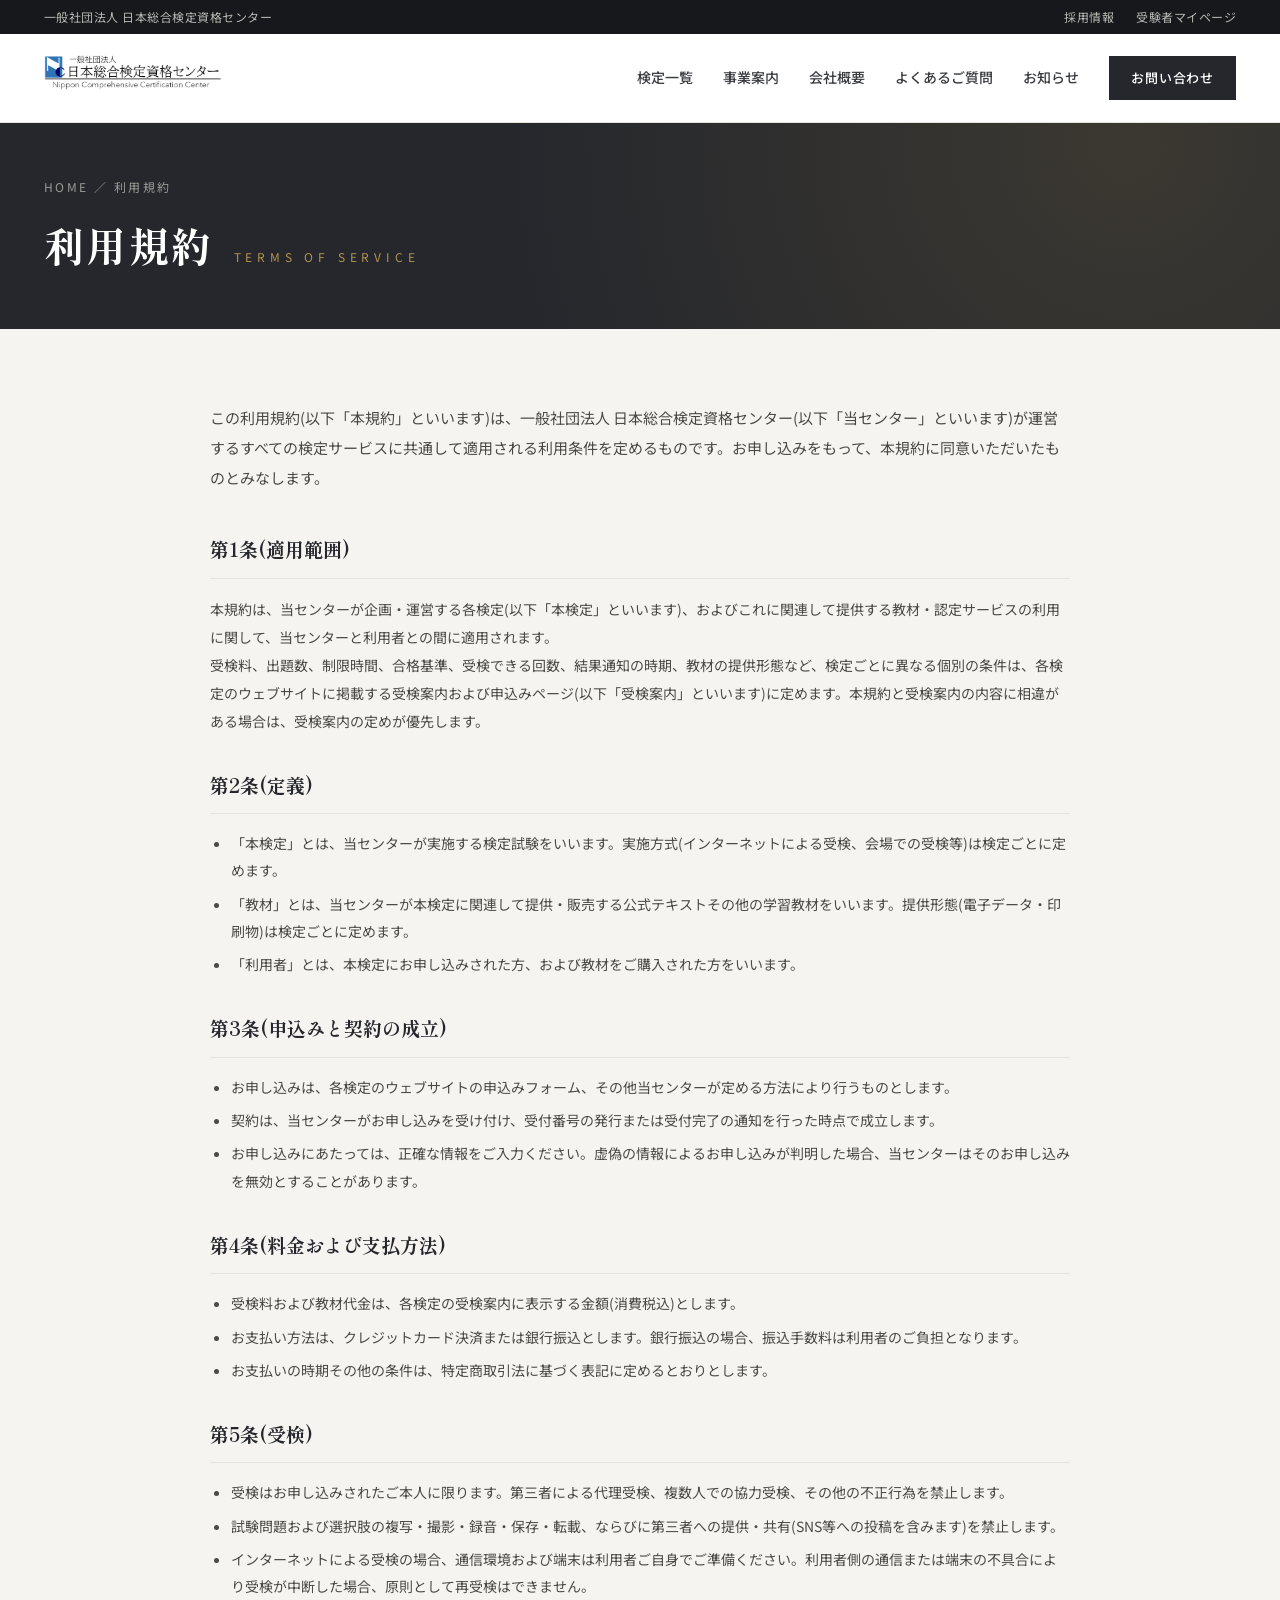
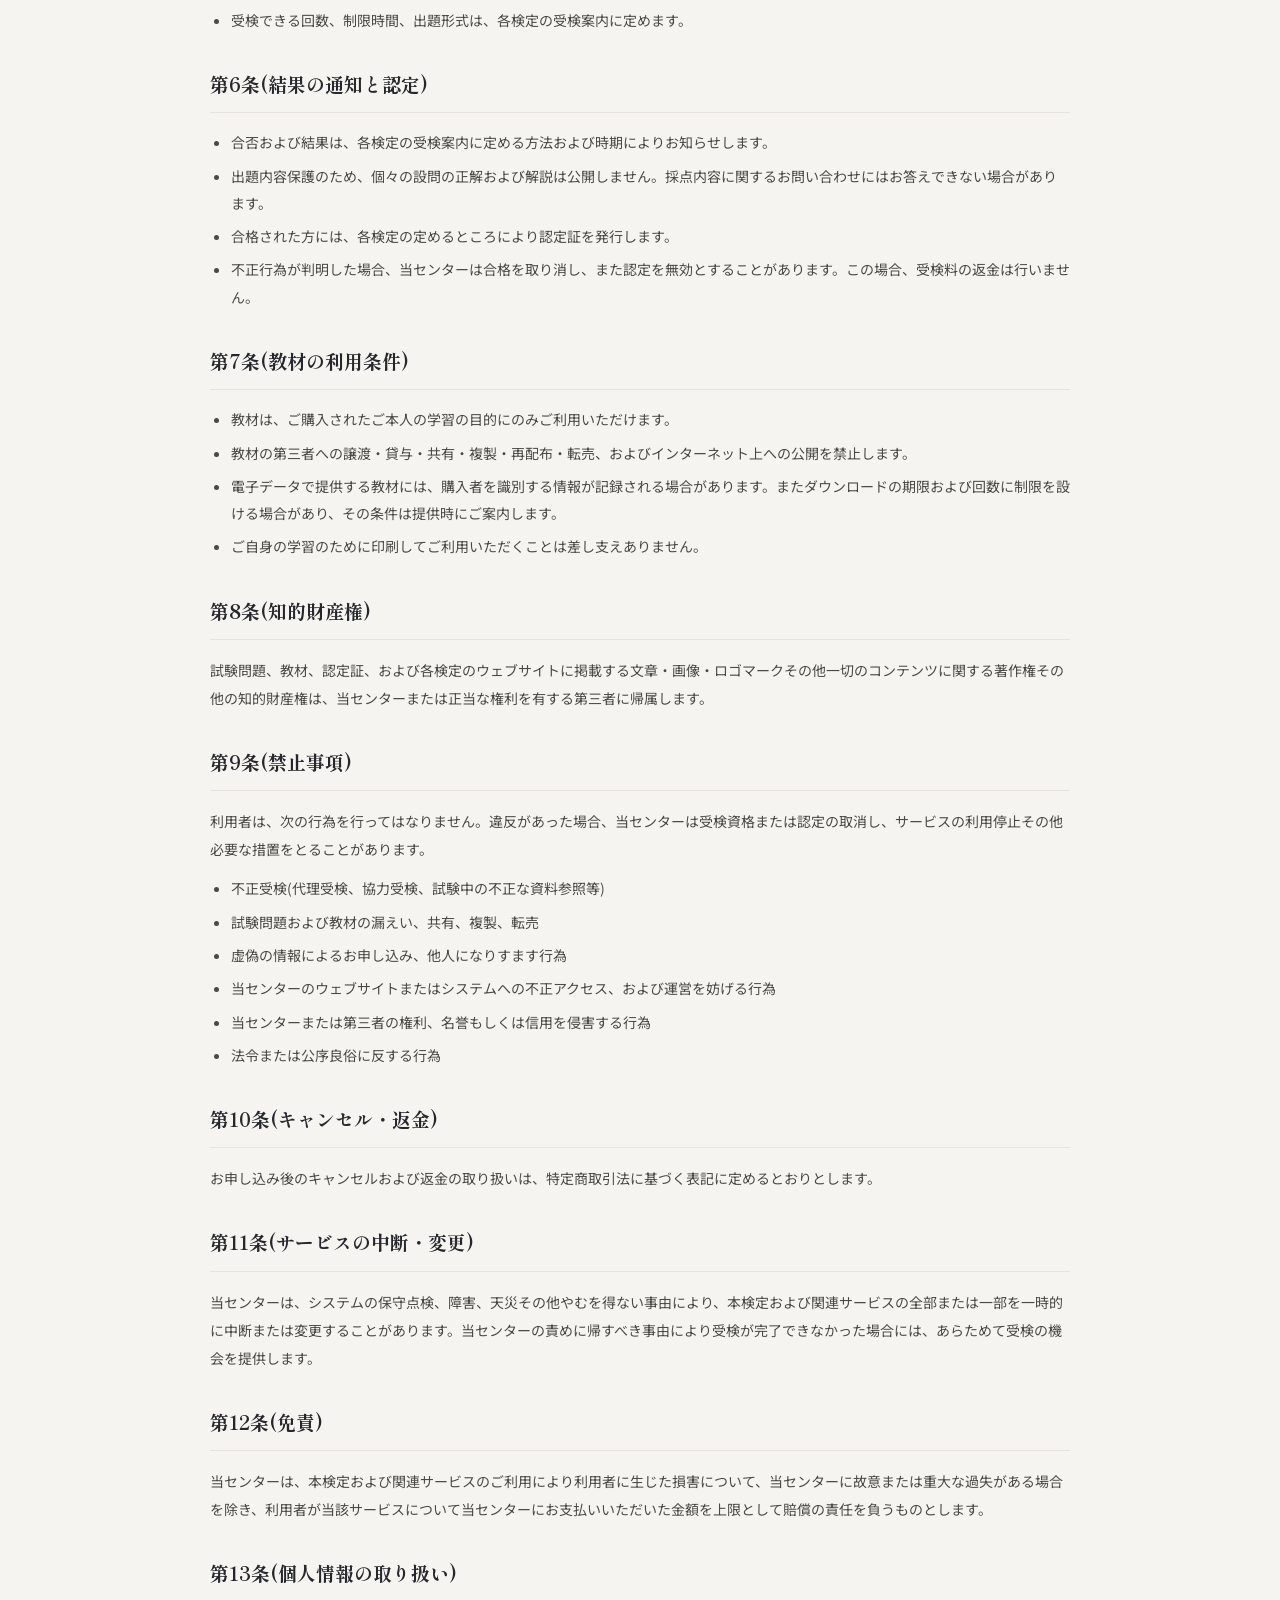
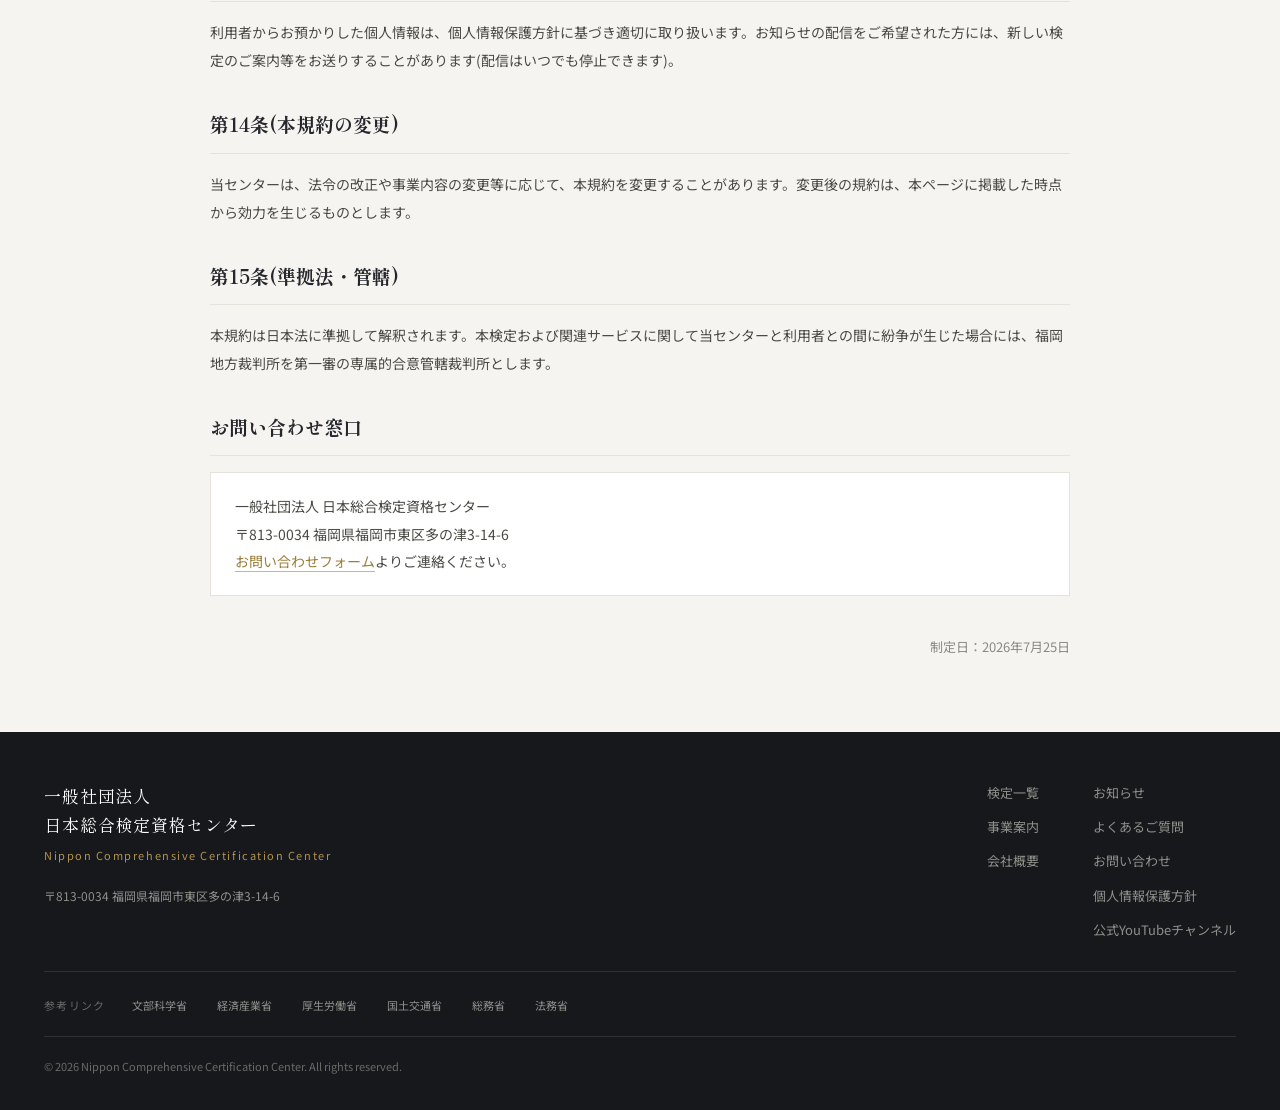
<file: terms.html>
<!DOCTYPE html>
<html lang="ja">
<head>
<!-- Google tag (gtag.js) -->
<script async src="https://www.googletagmanager.com/gtag/js?id=G-DT82KPRKSF"></script>
<script>
  window.dataLayer = window.dataLayer || [];
  function gtag(){dataLayer.push(arguments);}
  gtag('js', new Date());
  gtag('config', 'G-DT82KPRKSF');
</script>
<meta charset="utf-8">
<meta name="viewport" content="width=device-width, initial-scale=1">
<meta name="format-detection" content="telephone=no,address=no,email=no">
<title>利用規約 | 一般社団法人 日本総合検定資格センター</title>
<meta name="description" content="一般社団法人 日本総合検定資格センターが運営する各検定に共通して適用される利用規約です。">
<link rel="canonical" href="https://kentei-center.or.jp/terms.html">
<meta name="robots" content="index,follow">
<meta property="og:type" content="website">
<meta property="og:site_name" content="一般社団法人 日本総合検定資格センター">
<meta property="og:locale" content="ja_JP">
<meta property="og:title" content="利用規約 | 一般社団法人 日本総合検定資格センター">
<meta property="og:description" content="一般社団法人 日本総合検定資格センターが運営する各検定に共通して適用される利用規約です。">
<meta property="og:url" content="https://kentei-center.or.jp/terms.html">
<meta property="og:image" content="https://kentei-center.or.jp/assets/ogp.png">
<meta name="twitter:card" content="summary_large_image">
<meta name="twitter:title" content="利用規約 | 一般社団法人 日本総合検定資格センター">
<meta name="twitter:description" content="一般社団法人 日本総合検定資格センターが運営する各検定に共通して適用される利用規約です。">
<meta name="twitter:image" content="https://kentei-center.or.jp/assets/ogp.png">

<link rel="preconnect" href="https://fonts.googleapis.com">
<link rel="preconnect" href="https://fonts.gstatic.com" crossorigin>
<link href="https://fonts.googleapis.com/css2?family=Noto+Sans+JP:wght@400;500;700&family=Shippori+Mincho:wght@500;600;700;800&display=swap" rel="stylesheet">
<link rel="icon" href="favicon.ico" sizes="48x48">
<link rel="icon" href="assets/favicon-32.png" type="image/png" sizes="32x32">
<link rel="icon" href="assets/favicon-192.png" type="image/png" sizes="192x192">
<link rel="apple-touch-icon" href="assets/apple-touch-icon.png">
<link rel="stylesheet" href="css/styles.css">
<script src="js/main.js" defer></script>
<script type="application/ld+json">
{
  "@context": "https://schema.org",
  "@type": "BreadcrumbList",
  "itemListElement": [
    {
      "@type": "ListItem",
      "position": 1,
      "name": "HOME",
      "item": "https://kentei-center.or.jp/"
    },
    {
      "@type": "ListItem",
      "position": 2,
      "name": "利用規約",
      "item": "https://kentei-center.or.jp/terms.html"
    }
  ]
}
</script>
</head>
<body>
<div class="site">

  <div class="topbar px">
    <span class="topbar__org">一般社団法人 日本総合検定資格センター</span>
    <div class="topbar__links">
      <a href="recruit.html">採用情報</a>
      <span class="is-plain">受験者マイページ</span>
    </div>
  </div>

  <header class="header">
    <a class="header__logo" href="index.html"><img src="assets/logo-t.png" alt="一般社団法人 日本総合検定資格センター" width="1045" height="283"></a>
    <button class="nav-toggle" type="button" aria-label="メニューを開閉" aria-expanded="false"><span></span><span></span><span></span></button>
    <nav class="nav">
      <a href="kentei.html">検定一覧</a>
      <a href="business.html">事業案内</a>
      <a href="about.html">会社概要</a>
      <a href="faq.html">よくあるご質問</a>
      <a href="news.html">お知らせ</a>
      <a class="nav__cta" href="contact.html">お問い合わせ</a>
    </nav>
  </header>

  <section class="page-title">
    <div class="breadcrumb"><a href="index.html">HOME</a> ／ 利用規約</div>
    <div class="page-title__row">
      <h1>利用規約</h1>
      <span class="page-title__en">TERMS OF SERVICE</span>
    </div>
  </section>

  <!-- 本文 -->
  <section class="section section--paper">
    <div class="legal">
      <p class="legal__lead">この利用規約(以下「本規約」といいます)は、一般社団法人 日本総合検定資格センター(以下「当センター」といいます)が運営するすべての検定サービスに共通して適用される利用条件を定めるものです。お申し込みをもって、本規約に同意いただいたものとみなします。</p>

      <div class="legal__block">
        <h2 class="legal__h">第1条(適用範囲)</h2>
        <p>本規約は、当センターが企画・運営する各検定(以下「本検定」といいます)、およびこれに関連して提供する教材・認定サービスの利用に関して、当センターと利用者との間に適用されます。</p>
        <p>受検料、出題数、制限時間、合格基準、受検できる回数、結果通知の時期、教材の提供形態など、検定ごとに異なる個別の条件は、各検定のウェブサイトに掲載する受検案内および申込みページ(以下「受検案内」といいます)に定めます。本規約と受検案内の内容に相違がある場合は、受検案内の定めが優先します。</p>
      </div>

      <div class="legal__block">
        <h2 class="legal__h">第2条(定義)</h2>
        <ul class="legal__list">
          <li>「本検定」とは、当センターが実施する検定試験をいいます。実施方式(インターネットによる受検、会場での受検等)は検定ごとに定めます。</li>
          <li>「教材」とは、当センターが本検定に関連して提供・販売する公式テキストその他の学習教材をいいます。提供形態(電子データ・印刷物)は検定ごとに定めます。</li>
          <li>「利用者」とは、本検定にお申し込みされた方、および教材をご購入された方をいいます。</li>
        </ul>
      </div>

      <div class="legal__block">
        <h2 class="legal__h">第3条(申込みと契約の成立)</h2>
        <ul class="legal__list">
          <li>お申し込みは、各検定のウェブサイトの申込みフォーム、その他当センターが定める方法により行うものとします。</li>
          <li>契約は、当センターがお申し込みを受け付け、受付番号の発行または受付完了の通知を行った時点で成立します。</li>
          <li>お申し込みにあたっては、正確な情報をご入力ください。虚偽の情報によるお申し込みが判明した場合、当センターはそのお申し込みを無効とすることがあります。</li>
        </ul>
      </div>

      <div class="legal__block">
        <h2 class="legal__h">第4条(料金および支払方法)</h2>
        <ul class="legal__list">
          <li>受検料および教材代金は、各検定の受検案内に表示する金額(消費税込)とします。</li>
          <li>お支払い方法は、クレジットカード決済または銀行振込とします。銀行振込の場合、振込手数料は利用者のご負担となります。</li>
          <li>お支払いの時期その他の条件は、<a href="law.html">特定商取引法に基づく表記</a>に定めるとおりとします。</li>
        </ul>
      </div>

      <div class="legal__block">
        <h2 class="legal__h">第5条(受検)</h2>
        <ul class="legal__list">
          <li>受検はお申し込みされたご本人に限ります。第三者による代理受検、複数人での協力受検、その他の不正行為を禁止します。</li>
          <li>試験問題および選択肢の複写・撮影・録音・保存・転載、ならびに第三者への提供・共有(SNS等への投稿を含みます)を禁止します。</li>
          <li>インターネットによる受検の場合、通信環境および端末は利用者ご自身でご準備ください。利用者側の通信または端末の不具合により受検が中断した場合、原則として再受検はできません。</li>
          <li>受検できる回数、制限時間、出題形式は、各検定の受検案内に定めます。</li>
        </ul>
      </div>

      <div class="legal__block">
        <h2 class="legal__h">第6条(結果の通知と認定)</h2>
        <ul class="legal__list">
          <li>合否および結果は、各検定の受検案内に定める方法および時期によりお知らせします。</li>
          <li>出題内容保護のため、個々の設問の正解および解説は公開しません。採点内容に関するお問い合わせにはお答えできない場合があります。</li>
          <li>合格された方には、各検定の定めるところにより認定証を発行します。</li>
          <li>不正行為が判明した場合、当センターは合格を取り消し、また認定を無効とすることがあります。この場合、受検料の返金は行いません。</li>
        </ul>
      </div>

      <div class="legal__block">
        <h2 class="legal__h">第7条(教材の利用条件)</h2>
        <ul class="legal__list">
          <li>教材は、ご購入されたご本人の学習の目的にのみご利用いただけます。</li>
          <li>教材の第三者への譲渡・貸与・共有・複製・再配布・転売、およびインターネット上への公開を禁止します。</li>
          <li>電子データで提供する教材には、購入者を識別する情報が記録される場合があります。またダウンロードの期限および回数に制限を設ける場合があり、その条件は提供時にご案内します。</li>
          <li>ご自身の学習のために印刷してご利用いただくことは差し支えありません。</li>
        </ul>
      </div>

      <div class="legal__block">
        <h2 class="legal__h">第8条(知的財産権)</h2>
        <p>試験問題、教材、認定証、および各検定のウェブサイトに掲載する文章・画像・ロゴマークその他一切のコンテンツに関する著作権その他の知的財産権は、当センターまたは正当な権利を有する第三者に帰属します。</p>
      </div>

      <div class="legal__block">
        <h2 class="legal__h">第9条(禁止事項)</h2>
        <p>利用者は、次の行為を行ってはなりません。違反があった場合、当センターは受検資格または認定の取消し、サービスの利用停止その他必要な措置をとることがあります。</p>
        <ul class="legal__list">
          <li>不正受検(代理受検、協力受検、試験中の不正な資料参照等)</li>
          <li>試験問題および教材の漏えい、共有、複製、転売</li>
          <li>虚偽の情報によるお申し込み、他人になりすます行為</li>
          <li>当センターのウェブサイトまたはシステムへの不正アクセス、および運営を妨げる行為</li>
          <li>当センターまたは第三者の権利、名誉もしくは信用を侵害する行為</li>
          <li>法令または公序良俗に反する行為</li>
        </ul>
      </div>

      <div class="legal__block">
        <h2 class="legal__h">第10条(キャンセル・返金)</h2>
        <p>お申し込み後のキャンセルおよび返金の取り扱いは、<a href="law.html">特定商取引法に基づく表記</a>に定めるとおりとします。</p>
      </div>

      <div class="legal__block">
        <h2 class="legal__h">第11条(サービスの中断・変更)</h2>
        <p>当センターは、システムの保守点検、障害、天災その他やむを得ない事由により、本検定および関連サービスの全部または一部を一時的に中断または変更することがあります。当センターの責めに帰すべき事由により受検が完了できなかった場合には、あらためて受検の機会を提供します。</p>
      </div>

      <div class="legal__block">
        <h2 class="legal__h">第12条(免責)</h2>
        <p>当センターは、本検定および関連サービスのご利用により利用者に生じた損害について、当センターに故意または重大な過失がある場合を除き、利用者が当該サービスについて当センターにお支払いいただいた金額を上限として賠償の責任を負うものとします。</p>
      </div>

      <div class="legal__block">
        <h2 class="legal__h">第13条(個人情報の取り扱い)</h2>
        <p>利用者からお預かりした個人情報は、<a href="privacy.html">個人情報保護方針</a>に基づき適切に取り扱います。お知らせの配信をご希望された方には、新しい検定のご案内等をお送りすることがあります(配信はいつでも停止できます)。</p>
      </div>

      <div class="legal__block">
        <h2 class="legal__h">第14条(本規約の変更)</h2>
        <p>当センターは、法令の改正や事業内容の変更等に応じて、本規約を変更することがあります。変更後の規約は、本ページに掲載した時点から効力を生じるものとします。</p>
      </div>

      <div class="legal__block">
        <h2 class="legal__h">第15条(準拠法・管轄)</h2>
        <p>本規約は日本法に準拠して解釈されます。本検定および関連サービスに関して当センターと利用者との間に紛争が生じた場合には、福岡地方裁判所を第一審の専属的合意管轄裁判所とします。</p>
      </div>

      <div class="legal__block">
        <h2 class="legal__h">お問い合わせ窓口</h2>
        <div class="legal__contact">
          <p>一般社団法人 日本総合検定資格センター<br>
          〒813-0034 福岡県福岡市東区多の津3-14-6<br>
          <a href="contact.html">お問い合わせフォーム</a>よりご連絡ください。</p>
        </div>
      </div>

      <p class="legal__date">制定日：2026年7月25日</p>
    </div>
  </section>

  <footer class="footer">
    <div class="footer__top">
      <div>
        <a class="footer__brand" href="index.html">
          <div class="footer__name">一般社団法人<br>日本総合検定資格センター</div>
          <div class="footer__en">Nippon Comprehensive Certification Center</div>
        </a>
        <div class="footer__addr">〒813-0034 福岡県福岡市東区多の津3-14-6</div>
      </div>
      <div class="footer__nav">
        <div class="footer__col">
          <a href="kentei.html">検定一覧</a>
          <a href="business.html">事業案内</a>
          <a href="about.html">会社概要</a>
        </div>
        <div class="footer__col">
          <a href="news.html">お知らせ</a>
          <a href="faq.html">よくあるご質問</a>
          <a href="contact.html">お問い合わせ</a>
          <a href="privacy.html">個人情報保護方針</a>
          <a href="https://www.youtube.com/@kentei-center" target="_blank" rel="noopener">公式YouTubeチャンネル</a>
        </div>
      </div>
    </div>
    <div class="footer__links">
      <span class="footer__links-ttl">参考リンク</span>
      <div class="footer__links-list">
        <a href="https://www.mext.go.jp/" target="_blank" rel="noopener">文部科学省</a>
        <a href="https://www.meti.go.jp/" target="_blank" rel="noopener">経済産業省</a>
        <a href="https://www.mhlw.go.jp/" target="_blank" rel="noopener">厚生労働省</a>
        <a href="https://www.mlit.go.jp/" target="_blank" rel="noopener">国土交通省</a>
        <a href="https://www.soumu.go.jp/" target="_blank" rel="noopener">総務省</a>
        <a href="https://www.moj.go.jp/" target="_blank" rel="noopener">法務省</a>
      </div>
    </div>
    <div class="footer__copy">© 2026 Nippon Comprehensive Certification Center. All rights reserved.</div>
  </footer>

</div>
</body>
</html>
</file>
<file: css/styles.css>
/* =====================================================================
   一般社団法人 日本総合検定資格センター — コーポレートサイト
   共通スタイル（墨×金 / 明朝見出し）
   ===================================================================== */

/* ---- Design tokens ---- */
:root {
  --ink:        #25272c;   /* 墨（メイン） */
  --ink-2:      #16181c;   /* 最濃（トップバー・フッター） */
  --ink-3:      #3a3c40;   /* 本部ボックス・ナビ文字 */
  --gold:       #b1924f;   /* 金（アクセント） */
  --gold-line:  #c9b78d;   /* 組織図の罫線 */
  --gold-soft:  #f0ead9;   /* バッジ背景 */
  --gold-text:  #9c7d3a;   /* バッジ文字 */
  --paper:      #f6f4f0;   /* 明色セクション背景 */
  --paper-2:    #faf9f6;   /* テーブル見出し背景 */
  --border:     #e6e3dc;   /* 罫線 */
  --text:       #2a2a28;   /* 基本文字 */
  --text-2:     #5c5c58;   /* 補足文字 */
  --text-3:     #4a4a45;   /* 本文（濃いめ） */
  --muted:      #8a8a85;   /* 弱い文字 */
  --req:        #a4453b;   /* 必須バッジ */
  --white:      #fff;

  --serif: 'Shippori Mincho', serif;
  --sans:  'Noto Sans JP', sans-serif;

  --gutter: 44px;          /* セクション左右余白 */
  --maxw: 1280px;          /* デザイン基準幅 */
}

/* ---- Reset ---- */
*, *::before, *::after { box-sizing: border-box; margin: 0; padding: 0; }

html { -webkit-text-size-adjust: 100%; }

body {
  font-family: var(--sans);
  color: var(--text);
  background: #eceae5;
  line-height: 1.7;
}

img { max-width: 100%; display: block; }

a { text-decoration: none; color: inherit; }

/* 1280px の「キャンバス」を中央に。以下は流動的に縮む */
.site {
  max-width: var(--maxw);
  margin: 0 auto;
  background: var(--white);
  overflow-x: hidden;
}

/* ページ全体の文字色 */
.site { color: var(--text); }

h1, h2, h3, h4 { font-family: var(--serif); font-weight: 700; color: var(--ink); }

/* 共通のセクション左右余白ヘルパ */
.px { padding-inline: var(--gutter); }

/* =====================================================================
   トップバー
   ===================================================================== */
.topbar {
  background: var(--ink-2);
  color: #b8b8b3;
  font-size: 12px;
  letter-spacing: .04em;
  display: flex;
  justify-content: space-between;
  align-items: center;
  padding-inline: var(--gutter);
  min-height: 34px;
}
.topbar__org { white-space: nowrap; overflow: hidden; text-overflow: ellipsis; }
.topbar__links { display: flex; gap: 22px; flex: none; }
.topbar__links a { transition: color .2s; }
.topbar__links a:hover { color: var(--gold); }
.topbar__links .is-active { color: var(--gold); }
.topbar__links .is-plain { color: inherit; cursor: default; }

/* =====================================================================
   ヘッダー / ナビ
   ===================================================================== */
.header {
  display: flex;
  justify-content: space-between;
  align-items: center;
  padding: 18px var(--gutter);
  border-bottom: 1px solid var(--border);
  background: var(--white);
}
.header__logo img { height: 52px; width: auto; }

.nav { display: flex; align-items: center; gap: 30px; font-size: 14px; font-weight: 500; color: var(--ink-3); }
.nav a, .nav > span { transition: color .2s; white-space: nowrap; }
.nav a:hover { color: var(--gold); }
.nav .is-active { color: var(--gold); }
.nav__cta {
  background: var(--ink); color: var(--white);
  padding: 11px 22px; font-size: 13px; letter-spacing: .06em;
}
.nav__cta.is-active { background: var(--gold); color: var(--ink); }

/* ハンバーガー（モバイルのみ表示） */
.nav-toggle {
  display: none;
  flex-direction: column;
  justify-content: center;
  gap: 5px;
  width: 44px; height: 44px;
  border: 1px solid var(--border);
  background: var(--white);
  cursor: pointer;
}
.nav-toggle span { display: block; width: 22px; height: 2px; background: var(--ink); margin: 0 auto; transition: transform .25s, opacity .2s; }

/* =====================================================================
   ボタン / リンク装飾
   ===================================================================== */
.btn {
  display: inline-block;
  font-size: 14px;
  letter-spacing: .05em;
  padding: 14px 30px;
  cursor: pointer;
  transition: background .2s, color .2s;
  white-space: nowrap;
}
.btn--dark { background: var(--ink); color: var(--white); }
.btn--dark:hover { background: var(--gold); color: var(--ink); }
.btn--gold { background: var(--gold); color: var(--ink); font-weight: 700; padding: 15px 34px; letter-spacing: .06em; }
.btn--gold:hover { background: #c7a75f; }
.btn--outline { border: 1px solid var(--ink); color: var(--ink); }
.btn--outline:hover { background: var(--ink); color: var(--white); }

.link-underline {
  display: inline-block;
  border-bottom: 1px solid var(--gold);
  color: var(--ink);
  font-size: 14px;
  padding-bottom: 4px;
  transition: color .2s;
}
.link-underline:hover { color: var(--gold); }

.badge-web {
  background: var(--gold-soft); color: var(--gold-text);
  font-size: 11px; padding: 4px 12px; letter-spacing: .05em; white-space: nowrap;
}

.eyebrow { font-size: 12px; letter-spacing: .4em; color: var(--gold); }
.eyebrow--sm { font-size: 11px; letter-spacing: .3em; color: var(--gold); }

/* =====================================================================
   ヒーロー（トップ） / ページタイトル（下層）
   ===================================================================== */
.hero {
  position: relative;
  background: var(--ink);
  color: var(--white);
  padding: 88px var(--gutter) 82px;
  text-align: center;
  background-image: radial-gradient(circle at 50% 0%, rgba(177,146,79,.18), transparent 60%);
}
.hero__eyebrow { font-size: 13px; letter-spacing: .5em; color: var(--gold); margin-bottom: 22px; }
.hero__rule { width: 48px; height: 1px; background: var(--gold); margin: 0 auto 28px; }
.hero__title {
  font-family: var(--serif); font-weight: 700; color: var(--white);
  font-size: clamp(30px, 5.5vw, 52px); line-height: 1.5; letter-spacing: .05em;
}
.hero__lead { margin: 30px auto 0; font-size: 16px; line-height: 2.1; color: #d8d6d0; max-width: 700px; }

.page-title {
  background: var(--ink); color: var(--white);
  padding: 54px var(--gutter) 50px;
  background-image: radial-gradient(circle at 88% 10%, rgba(177,146,79,.16), transparent 55%);
}
.breadcrumb { font-size: 12px; letter-spacing: .2em; color: #9a9a95; margin-bottom: 14px; }
.breadcrumb a:hover { color: var(--gold); }
.page-title__row { display: flex; align-items: baseline; gap: 20px; flex-wrap: wrap; }
.page-title h1 { font-family: var(--serif); font-weight: 700; color: var(--white); font-size: clamp(30px, 5vw, 40px); letter-spacing: .06em; }
.page-title__en { font-size: 12px; letter-spacing: .4em; color: var(--gold); }
.page-title__lead { font-size: 14px; line-height: 1.9; color: #d8d6d0; margin-top: 18px; max-width: 720px; }
.page-title__lead .hl { color: #e9d9b4; }

/* =====================================================================
   汎用セクション
   ===================================================================== */
.section { padding: 74px var(--gutter); }
.section--paper { background: var(--paper); }
.section--white { background: var(--white); }
.section--dark {
  background: var(--ink); color: var(--white); text-align: center;
  background-image: radial-gradient(circle at 50% 0%, rgba(177,146,79,.16), transparent 60%);
}
.section--dark h2 { color: var(--white); }

.section-head { text-align: center; margin-bottom: 44px; }
.section-head h2 { font-size: clamp(24px, 3.4vw, 32px); margin-top: 12px; }

.lead-center {
  font-family: var(--serif); font-size: clamp(18px, 2.4vw, 24px);
  line-height: 2; color: var(--ink); max-width: 840px; margin: 0 auto; text-align: center;
}

/* CTA バンド */
.cta-band { padding: 64px var(--gutter); }
.cta-band h2 { font-size: clamp(22px, 3vw, 26px); letter-spacing: .04em; color: var(--white); }
.cta-band p { font-size: 14px; line-height: 2; color: #d8d6d0; margin: 14px auto 0; max-width: 580px; }
.cta-band .btn { margin-top: 26px; }

/* =====================================================================
   トップ：信頼バンド（4カラム）
   ===================================================================== */
.trust {
  display: grid; grid-template-columns: repeat(4, 1fr);
  background: var(--white); border-bottom: 1px solid var(--border);
}
.trust__cell { padding: 46px 34px; border-right: 1px solid var(--border); }
.trust__cell:last-child { border-right: none; }
.trust__en { font-size: 11px; letter-spacing: .3em; color: var(--gold); margin-bottom: 14px; }
.trust__ttl { font-family: var(--serif); font-size: 21px; color: var(--ink); margin-bottom: 12px; }
.trust__desc { font-size: 13px; line-height: 1.95; color: var(--text-2); }

/* =====================================================================
   トップ / 事業：検定領域・カードグリッド
   ===================================================================== */
.card-grid { display: grid; grid-template-columns: repeat(3, 1fr); gap: 18px; }
.card {
  background: var(--white); border: 1px solid var(--border); padding: 30px 28px;
}
.card--lg { padding: 34px 30px; }
.card__no { font-family: var(--serif); color: var(--gold); font-size: 14px; }
.card__ttl { font-family: var(--serif); font-size: 20px; margin: 10px 0; color: var(--ink); }
.card__desc { font-size: 13px; line-height: 1.85; color: #7a7a76; }
.card--lg .card__desc { line-height: 1.9; color: var(--text-2); }

.note-center { text-align: center; font-size: 13px; line-height: 1.9; color: var(--text-2); margin-top: 28px; }
.note-center strong { color: var(--ink); font-weight: 700; }

/* =====================================================================
   トップ：組織体制ティザー
   ===================================================================== */
.org-teaser { padding: 74px var(--gutter); background: var(--white); }
.org-teaser__grid { display: grid; grid-template-columns: 340px 1fr; gap: 60px; align-items: center; }
.org-teaser__ttl { font-family: var(--serif); font-weight: 700; font-size: clamp(24px, 3vw, 30px); margin: 14px 0 20px; color: var(--ink); line-height: 1.5; }
.org-teaser__txt { font-size: 14px; line-height: 2; color: var(--text-2); }
.org-teaser__link { display: inline-block; margin-top: 26px; border-bottom: 1px solid var(--gold); color: var(--ink); font-size: 14px; padding-bottom: 4px; }
.org-teaser__chart { border: 1px solid var(--border); padding: 38px 30px; background: var(--paper); }

/* ミニ組織図（ティザー） */
.orgline { width: 1px; height: 16px; background: var(--gold-line); margin: 0 auto; }
.orgbox {
  display: inline-block; font-size: 13px; padding: 10px 30px;
  font-family: var(--serif); white-space: nowrap; text-align: center;
}
.orgbox--outline { border: 1px solid var(--ink); background: var(--white); color: var(--ink); padding: 9px 28px; }
.orgbox--dark { background: var(--ink); color: var(--white); }
.orgbox--gold { border: 1px solid var(--gold); color: var(--ink); padding: 9px 28px; }
.orgbox--unit { background: var(--ink-3); color: var(--white); border: 1px solid var(--ink-3); font-size: 12px; padding: 11px 4px; width: 100%; }
.org-center { text-align: center; }
.org-branch { position: relative; }
.org-branch__bar { position: absolute; top: 0; left: calc((100% - 28px) / 6); right: calc((100% - 28px) / 6); height: 1px; background: var(--gold-line); }
.org-branch__cols { display: grid; grid-template-columns: repeat(3, 1fr); gap: 14px; }
.org-branch__col { display: flex; flex-direction: column; align-items: center; }

/* =====================================================================
   トップ：NEWS（濃色）
   ===================================================================== */
.news-band { padding: 70px var(--gutter); background: var(--ink); color: var(--white); }
.news-band__head { display: flex; justify-content: space-between; align-items: flex-end; margin-bottom: 30px; gap: 16px; flex-wrap: wrap; }
.news-band__head h2 { font-family: var(--serif); font-size: 28px; color: var(--white); margin-top: 12px; }
.news-band__more { font-size: 13px; color: #b8b8b3; }
.news-band__more:hover { color: var(--gold); }
.news-row {
  display: flex; gap: 28px; padding: 18px 0;
  border-top: 1px solid rgba(255,255,255,.14); align-items: center;
}
.news-row:last-child { border-bottom: 1px solid rgba(255,255,255,.14); }
.news-row__date { color: var(--gold); font-size: 13px; min-width: 92px; }
.news-row__ttl { font-size: 14px; color: #eceae5; }

/* =====================================================================
   検定一覧：横長ブロック
   ===================================================================== */
.exam { display: grid; grid-template-columns: 500px 1fr; align-items: center; min-height: 580px; }
.exam--rev { grid-template-columns: 1fr 500px; background: var(--paper); }
.exam__img { aspect-ratio: 16 / 10; margin: 40px 0 40px 40px; background-position: center; background-repeat: no-repeat; background-size: cover; }
.exam--rev .exam__img { margin: 40px 40px 40px 0; }
.exam__img { position: relative; }
.exam__logo { position: absolute; height: auto; padding: 1.4% 1.8%; box-sizing: content-box; background: rgba(255,255,255,.9); border-radius: 6px; }
.exam__logo--tl { top: 4%; left: 3%; }
.exam__logo--br { bottom: 4%; right: 3%; }
.exam__body { padding: 60px 54px; display: flex; flex-direction: column; justify-content: center; }
.exam__body--paper { background: var(--paper); }
.exam__meta { display: flex; align-items: center; gap: 12px; margin-bottom: 14px; }
.exam__no { font-family: var(--serif); color: var(--gold); font-size: 16px; }
.exam__host { font-size: 12px; letter-spacing: .2em; color: var(--muted); }
.exam__ttl { font-family: var(--serif); font-weight: 700; font-size: clamp(26px, 3.4vw, 32px); color: var(--ink); margin-bottom: 16px; }
.exam__desc { font-size: 14px; line-height: 2; color: var(--text-2); max-width: 560px; }
.exam__specs { display: flex; gap: 36px; margin-top: 24px; flex-wrap: wrap; }
.spec__k { font-size: 11px; letter-spacing: .16em; color: var(--gold); margin-bottom: 5px; }
.spec__v { font-size: 14px; color: var(--ink); }
.exam__actions { display: flex; align-items: center; gap: 18px; margin-top: 30px; flex-wrap: wrap; }

/* =====================================================================
   事業案内：ジグザグ
   ===================================================================== */
.zigzag { display: grid; grid-template-columns: 1fr 1fr; }
.zigzag__img { min-height: 380px; background-position: center; background-repeat: no-repeat; background-size: cover; }
.zigzag__img--contain { background-size: contain; }
.zigzag__body { padding: 64px 54px; display: flex; flex-direction: column; justify-content: center; }
.zigzag__body--paper { background: var(--paper); }
.zigzag__en { font-size: 12px; letter-spacing: .4em; color: var(--gold); }
.zigzag__ttl { font-family: var(--serif); font-weight: 700; font-size: clamp(24px, 3vw, 30px); margin: 14px 0 18px; color: var(--ink); line-height: 1.5; }
.zigzag__txt { font-size: 14px; line-height: 2; color: var(--text-2); }
.zigzag__txt strong { color: var(--ink); font-weight: 700; }
.bullets { display: flex; flex-direction: column; gap: 10px; margin-top: 22px; }
.bullet { display: flex; align-items: center; gap: 12px; }
.bullet::before { content: ""; width: 5px; height: 5px; background: var(--gold); border-radius: 50%; flex: none; }
.bullet span { font-size: 13px; color: var(--ink-3); }

/* =====================================================================
   会社概要：代表挨拶 / 法人概要 / 組織図
   ===================================================================== */
.message { padding: 74px var(--gutter); background: var(--white); display: grid; grid-template-columns: 380px 1fr; gap: 56px; align-items: start; }
.message__ttl { font-family: var(--serif); font-weight: 700; font-size: clamp(22px, 3vw, 28px); margin: 14px 0 22px; color: var(--ink); line-height: 1.5; }
.message__photo { height: 240px; background-position: center; background-size: cover; background-repeat: no-repeat; background-color: #eceae5; }
.message__body { padding-top: 40px; }
.message__body p { font-size: 15px; line-height: 2.2; color: var(--text-3); }
.message__body p + p { margin-top: 20px; }

.profile { max-width: 880px; margin: 0 auto; background: var(--white); border: 1px solid var(--border); }
.profile__row { display: grid; grid-template-columns: 200px 1fr; border-bottom: 1px solid var(--border); }
.profile__row:last-child { border-bottom: none; }
.profile__k { background: var(--paper-2); padding: 20px 28px; font-size: 14px; color: var(--ink); font-weight: 500; border-right: 1px solid var(--border); }
.profile__v { padding: 20px 28px; font-size: 14px; color: var(--text-3); line-height: 1.85; }

/* 詳細組織図 */
.orgchart { max-width: 860px; margin: 0 auto; }
.orgchart__line { width: 1px; height: 24px; background: var(--gold-line); margin: 0 auto; }
.orgchart__row { display: flex; justify-content: center; }
.obox { font-size: 14px; padding: 13px 44px; font-family: var(--serif); white-space: nowrap; }
.obox--assembly { border: 1px solid var(--ink); background: var(--white); color: var(--ink); }
.obox--board { background: var(--ink); color: var(--white); font-size: 15px; padding: 14px 50px; }
.obox--rep { background: var(--ink); color: var(--white); }
.obox--office { border: 1px solid var(--gold); color: var(--ink); }
.orgchart__branch { position: relative; padding-top: 24px; }
.orgchart__bar { position: absolute; top: 0; left: calc((100% - 56px) / 6); right: calc((100% - 56px) / 6); height: 1px; background: var(--gold-line); }
.orgchart__cols { display: grid; grid-template-columns: repeat(3, 1fr); gap: 28px; }
.orgchart__col { display: flex; flex-direction: column; align-items: center; }
.orgchart__stub { position: absolute; top: 0; width: 1px; height: 24px; background: var(--gold-line); }
.obox--unit { width: 100%; background: var(--ink-3); color: var(--white); font-size: 14px; padding: 16px 8px; text-align: center; }

/* =====================================================================
   お知らせ：一覧
   ===================================================================== */
.news-list { padding: 30px var(--gutter) 54px; background: var(--white); }
.news-item {
  display: flex; gap: 28px; padding: 22px 8px; border-bottom: 1px solid var(--border);
  align-items: center; transition: background .15s;
}
.news-item:hover { background: var(--paper-2); }
.news-item__date { color: var(--muted); font-size: 13px; min-width: 96px; }
.news-item__ttl { font-size: 15px; color: var(--ink); line-height: 1.6; flex: 1; }
.news-item__arrow { color: var(--gold); }

/* =====================================================================
   お知らせ：詳細
   ===================================================================== */
.news-detail { padding: 46px var(--gutter) 70px; background: var(--white); }
.news-detail__meta { display: flex; align-items: center; gap: 14px; margin-bottom: 16px; }
.news-detail__date { color: var(--muted); font-size: 13px; }
.news-detail__ttl {
  font-family: var(--serif); font-weight: 700; font-size: clamp(20px, 3vw, 26px);
  color: var(--ink); line-height: 1.6; margin-bottom: 28px;
  padding-bottom: 20px; border-bottom: 1px solid var(--border);
}
.news-detail__body { max-width: 800px; }
.news-detail__body p { font-size: 15px; line-height: 2; color: var(--text-3); margin-bottom: 1.4em; }
.news-detail__notfound { font-size: 15px; color: var(--text-2); margin-bottom: 24px; }
.news-detail__back { display: inline-block; margin-top: 20px; font-size: 13px; color: var(--gold); }
.news-detail__back:hover { text-decoration: underline; }

/* =====================================================================
   お問い合わせ：フォーム
   ===================================================================== */
.contact-methods { padding: 34px var(--gutter); background: var(--white); border-bottom: 1px solid var(--border); }
.contact-methods__row { display: flex; align-items: center; justify-content: space-between; flex-wrap: wrap; gap: 16px; }
.contact-methods__txt { font-size: 14px; color: var(--ink); line-height: 1.8; }

.form-wrap { max-width: 820px; margin: 0 auto; }
.form-card { background: var(--white); border: 1px solid var(--border); padding: 44px 48px; display: flex; flex-direction: column; gap: 26px; }
.field__label { display: flex; align-items: center; gap: 10px; font-size: 13px; font-weight: 500; color: var(--ink); margin-bottom: 10px; }
.req-badge { background: var(--req); color: var(--white); font-size: 10px; padding: 2px 8px; letter-spacing: .05em; }
.field-2col { display: grid; grid-template-columns: 1fr 1fr; gap: 22px; }
.form-card input, .form-card textarea, .form-card select {
  font-family: var(--sans); font-size: 14px; color: var(--ink); width: 100%;
  border: 1px solid #d8d3c6; background: var(--white); padding: 13px 15px; outline: none;
}
.form-card input:focus, .form-card textarea:focus, .form-card select:focus { border-color: var(--gold); }
.form-card input::placeholder, .form-card textarea::placeholder { color: #b3b0a8; }
.form-card textarea { resize: vertical; }
.consent { display: flex; align-items: flex-start; gap: 12px; background: var(--paper-2); border: 1px solid var(--border); padding: 18px 20px; cursor: pointer; }
.consent input { width: 18px; height: 18px; margin-top: 2px; flex: none; accent-color: var(--ink); }
.consent span { font-size: 13px; line-height: 1.8; color: var(--text-2); }
.consent a { color: var(--gold-text); border-bottom: 1px solid var(--gold-line); }
.form-submit { text-align: center; margin-top: 8px; }
.form-submit button {
  border: none; font-family: var(--sans);
  background: var(--ink); color: var(--white); font-weight: 700; font-size: 15px;
  letter-spacing: .1em; padding: 16px 64px; cursor: pointer; transition: background .2s, color .2s;
}
.form-submit button:hover { background: var(--gold); color: var(--ink); }
.form-submit button:disabled { opacity: .6; cursor: default; }

.form-notice { font-size: 12px; line-height: 1.8; color: var(--muted); margin-top: 6px; }

/* スパム対策のハニーポット項目(画面外へ隠す) */
.hp-field { position: absolute; left: -9999px; width: 1px; height: 1px; overflow: hidden; }

/* エラー表示 */
.form-alert {
  max-width: 820px; margin: 0 auto 24px; background: #fdf3f2; border: 1px solid #e3b7b2;
  color: var(--req); font-size: 14px; line-height: 1.8; padding: 16px 20px;
}

/* 送信完了パネル(JS経由) */
.form-success {
  background: var(--white); border: 1px solid var(--border); padding: 56px 48px; text-align: center;
}
.form-success__mark {
  width: 64px; height: 64px; margin: 0 auto 22px; border-radius: 50%;
  background: var(--ink); color: var(--white); font-size: 32px; line-height: 64px;
}
.form-success__ttl { font-family: var(--serif); font-size: 24px; color: var(--ink); margin-bottom: 16px; }
.form-success__txt { font-size: 15px; line-height: 1.9; color: var(--text-3); max-width: 560px; margin: 0 auto 28px; }
.form-success__link { display: inline-block; font-size: 13px; color: var(--gold); }
.form-success__link:hover { text-decoration: underline; }

/* 結果ページ(JS無効時のフォールバック) */
.form-result { background: var(--white); border: 1px solid var(--border); padding: 40px 44px; }
.form-result p { font-size: 15px; line-height: 1.9; color: var(--text-3); }
.form-result__list { margin: 16px 0; padding-left: 1.2em; color: var(--req); font-size: 14px; line-height: 1.9; }
.form-alert__list { margin: 16px 0 0; padding-left: 1.2em; font-size: 14px; line-height: 1.9; }
.form-result__back { display: inline-block; margin-top: 24px; font-size: 13px; color: var(--gold); }
.form-result__back:hover { text-decoration: underline; }

/* =====================================================================
   個人情報保護方針：本文
   ===================================================================== */
.legal { max-width: 860px; margin: 0 auto; }
.legal__lead { font-size: 15px; line-height: 2; color: var(--text-3); margin-bottom: 40px; }
.legal__block { margin-bottom: 34px; }
.legal__h {
  font-family: var(--serif); font-size: 19px; color: var(--ink);
  padding-bottom: 12px; margin-bottom: 16px; border-bottom: 1px solid var(--border);
}
.legal__block p { font-size: 14px; line-height: 2; color: var(--text-3); }
.legal__list { margin: 12px 0 0; padding-left: 1.3em; }
.legal__list li { font-size: 14px; line-height: 1.95; color: var(--text-3); margin-bottom: 6px; }
.legal__contact { margin-top: 16px; background: var(--white); border: 1px solid var(--border); padding: 20px 24px; }
.legal__contact p { line-height: 1.95; }
.legal__contact a { color: var(--gold-text); border-bottom: 1px solid var(--gold-line); }
.legal__date { margin-top: 40px; font-size: 13px; color: var(--muted); text-align: right; }

/* =====================================================================
   よくある質問：アコーディオン
   ===================================================================== */
.faq-groups { max-width: 920px; margin: 0 auto; display: flex; flex-direction: column; gap: 52px; }
.faq-group__head { display: flex; align-items: baseline; gap: 16px; border-bottom: 1px solid var(--ink); padding-bottom: 14px; margin-bottom: 18px; }
.faq-group__head h2 { font-family: var(--serif); font-weight: 700; font-size: 22px; color: var(--ink); }
.faq-group__en { font-size: 11px; letter-spacing: .3em; color: var(--gold); }
.faq { border-bottom: 1px solid var(--border); }
.faq > summary { display: flex; align-items: center; gap: 16px; padding: 20px 4px; list-style: none; cursor: pointer; }
.faq > summary::-webkit-details-marker { display: none; }
.faq__q { font-family: var(--serif); color: var(--gold); font-size: 16px; }
.faq__text { font-size: 15px; color: var(--ink); flex: 1; }
.faq__ic { color: var(--gold); font-size: 18px; transition: transform .2s; }
.faq[open] .faq__ic { transform: rotate(45deg); }
.faq__a { display: flex; gap: 16px; padding: 0 4px 22px; color: var(--text-2); font-size: 14px; line-height: 1.95; }
.faq__a .a-mark { font-family: var(--serif); color: var(--gold-line); font-size: 16px; }
.faq-cta { max-width: 920px; margin: 56px auto 0; background: var(--paper); border: 1px solid var(--border); padding: 40px; text-align: center; }
.faq-cta__ttl { font-family: var(--serif); font-size: 20px; color: var(--ink); }
.faq-cta .btn { margin-top: 22px; }

/* =====================================================================
   採用情報
   ===================================================================== */
.recruit-status { padding: 30px var(--gutter); background: var(--paper); border-bottom: 1px solid var(--border); }
.recruit-status__box { max-width: 880px; margin: 0 auto; border: 1px solid #e0d8c6; background: var(--white); padding: 24px 30px; display: flex; align-items: flex-start; gap: 18px; }
.recruit-status__tag { background: var(--ink); color: var(--white); font-size: 11px; letter-spacing: .05em; padding: 5px 12px; white-space: nowrap; margin-top: 2px; }
.recruit-status__ttl { font-size: 15px; color: var(--ink); font-weight: 500; margin-bottom: 6px; }
.recruit-status__txt { font-size: 13px; line-height: 1.85; color: var(--text-2); }

.message-band { padding: 72px var(--gutter); background: var(--white); text-align: center; }
.message-band__lead { font-family: var(--serif); font-size: clamp(18px, 2.4vw, 24px); line-height: 2; color: var(--ink); max-width: 840px; margin: 0 auto; }
.message-band__txt { font-size: 14px; line-height: 2; color: var(--text-2); max-width: 720px; margin: 26px auto 0; }

.stats { display: grid; grid-template-columns: repeat(4, 1fr); background: var(--paper); border-top: 1px solid var(--border); border-bottom: 1px solid var(--border); }
.stats__cell { padding: 40px 30px; border-right: 1px solid var(--border); text-align: center; }
.stats__cell:last-child { border-right: none; }
.stats__k { font-size: 11px; color: var(--muted); letter-spacing: .1em; }
.stats__v { font-family: var(--serif); font-size: 36px; color: var(--ink); margin-top: 8px; }
.stats__v small { font-size: 15px; margin-left: 3px; }

.values { display: grid; grid-template-columns: 340px 1fr; gap: 56px; align-items: center; }
.values__ttl { font-family: var(--serif); font-weight: 700; font-size: clamp(22px, 3vw, 28px); margin: 14px 0 0; color: var(--ink); line-height: 1.5; }
.values__list { display: flex; flex-direction: column; gap: 1px; background: var(--border); border: 1px solid var(--border); }
.value-item { background: var(--white); padding: 24px 28px; display: flex; gap: 20px; align-items: flex-start; }
.value-item__mark { font-family: var(--serif); color: var(--gold); font-size: 18px; }
.value-item__ttl { font-size: 15px; color: var(--ink); margin-bottom: 6px; }
.value-item__txt { font-size: 13px; line-height: 1.85; color: var(--text-2); }

/* =====================================================================
   フッター
   ===================================================================== */
.footer { background: var(--ink-2); color: #8f8f8a; padding: 50px var(--gutter) 34px; }
.footer__top { display: flex; justify-content: space-between; border-bottom: 1px solid rgba(255,255,255,.1); padding-bottom: 30px; margin-bottom: 24px; gap: 40px; flex-wrap: wrap; }
.footer__brand { display: inline-block; }
.footer__brand:hover .footer__name { color: var(--gold); }
.footer__brand:hover .footer__en { opacity: .85; }
.footer__name { font-family: var(--serif); color: var(--white); font-size: 17px; letter-spacing: .05em; transition: color .2s; }
.footer__en { font-size: 11px; letter-spacing: .14em; color: var(--gold); margin-top: 6px; }
.footer__addr { font-size: 12px; margin-top: 18px; line-height: 1.9; }
.footer__nav { display: flex; gap: 54px; font-size: 13px; }
.footer__col { display: flex; flex-direction: column; gap: 12px; }
.footer__col a:hover, .footer__nav a:hover { color: var(--gold); }
.footer__col .lead-link { color: var(--white); }
.footer__links {
  display: flex; align-items: baseline; gap: 12px 26px; flex-wrap: wrap;
  padding-bottom: 22px; margin-bottom: 20px; border-bottom: 1px solid rgba(255,255,255,.1);
}
.footer__links-ttl { font-size: 11px; letter-spacing: .12em; color: #6a6a66; flex: none; }
.footer__links-list { display: flex; gap: 10px 30px; flex-wrap: wrap; font-size: 11px; }
.footer__links-list a { color: #8f8f8a; transition: color .2s; }
.footer__links-list a:hover { color: var(--gold); }
.footer__copy { font-size: 11px; color: #6a6a66; }

/* =====================================================================
   レスポンシブ
   ===================================================================== */
@media (max-width: 1024px) {
  :root { --gutter: 32px; }
  .org-teaser__grid { grid-template-columns: 1fr; gap: 36px; }
  .message { grid-template-columns: 1fr; gap: 36px; }
  .message__body { padding-top: 0; }
  .values { grid-template-columns: 1fr; gap: 28px; }
  .exam__body, .zigzag__body { padding: 48px 40px; }
}

@media (max-width: 860px) {
  /* ナビをハンバーガー化 */
  .nav-toggle { display: flex; }
  .nav {
    position: absolute; top: 100%; left: 0; right: 0; z-index: 50;
    flex-direction: column; align-items: stretch; gap: 0;
    background: var(--white); border-top: 1px solid var(--border);
    box-shadow: 0 12px 24px rgba(0,0,0,.08);
    max-height: 0; overflow: hidden; transition: max-height .3s ease;
  }
  .header { position: relative; }
  .header.nav-open .nav { max-height: 520px; }
  .nav a, .nav > span { padding: 15px var(--gutter); border-bottom: 1px solid var(--border); }
  .nav__cta, .nav__cta.is-active { background: var(--ink); color: var(--white); text-align: center; }
  .header.nav-open .nav-toggle span:nth-child(1) { transform: translateY(7px) rotate(45deg); }
  .header.nav-open .nav-toggle span:nth-child(2) { opacity: 0; }
  .header.nav-open .nav-toggle span:nth-child(3) { transform: translateY(-7px) rotate(-45deg); }

  /* グリッドを段組み解除 */
  .trust { grid-template-columns: repeat(2, 1fr); }
  .trust__cell:nth-child(2) { border-right: none; }
  .trust__cell:nth-child(1), .trust__cell:nth-child(2) { border-bottom: 1px solid var(--border); }
  .card-grid { grid-template-columns: 1fr 1fr; }
  .stats { grid-template-columns: repeat(2, 1fr); }
  .stats__cell:nth-child(2) { border-right: none; }
  .stats__cell:nth-child(1), .stats__cell:nth-child(2) { border-bottom: 1px solid var(--border); }

  /* 検定・事業ブロックを縦積み（画像を上に） */
  .exam, .exam--rev, .zigzag { grid-template-columns: 1fr; }
  .exam { min-height: 0; }
  .exam__img, .exam--rev .exam__img { margin: 0; order: -1; }
  .zigzag__img { min-height: 260px; order: -1; }
  .zigzag__body { order: 0; }
  .exam__body, .zigzag__body { padding: 44px var(--gutter); }

  .footer__top { flex-direction: column; gap: 28px; }
  /* 小さい画面では読みやすさを優先し、文字サイズと間隔を戻す */
  .footer__links-list { font-size: 12px; gap: 10px 22px; }
}

@media (max-width: 560px) {
  :root { --gutter: 20px; }
  .topbar { font-size: 11px; }
  .topbar__org { max-width: 62%; }
  .hero { padding: 60px var(--gutter) 56px; }
  .section, .org-teaser, .news-band, .message, .cta-band { padding-top: 52px; padding-bottom: 52px; }
  .card-grid { grid-template-columns: 1fr; }
  .form-card { padding: 28px 22px; }
  .field-2col { grid-template-columns: 1fr; }
  .profile__row { grid-template-columns: 1fr; }
  .profile__k { border-right: none; border-bottom: 1px solid var(--border); }
  .footer__nav { gap: 40px; }

  /* 組織図：PCと同じく3本部を横並びで維持（幅に収まるよう縮小） */
  .org-teaser__chart { padding: 28px 14px; }
  .org-branch__cols { gap: 10px; }
  .org-branch__bar { left: calc((100% - 20px) / 6); right: calc((100% - 20px) / 6); }
  .orgbox--unit { font-size: 11px; padding: 10px 2px; white-space: normal; line-height: 1.4; }
  .orgchart__cols { gap: 16px; }
  .orgchart__bar { left: calc((100% - 32px) / 6); right: calc((100% - 32px) / 6); }
  .obox--unit { font-size: 11px; padding: 12px 2px; white-space: normal; line-height: 1.4; }
  .exam__specs { gap: 22px; }
  .news-band__head { align-items: flex-start; }
  .news-row { flex-wrap: wrap; gap: 10px 16px; }
  .news-item { gap: 14px; padding: 18px 4px; }
  .news-item__date { min-width: 84px; }
}
</file>
